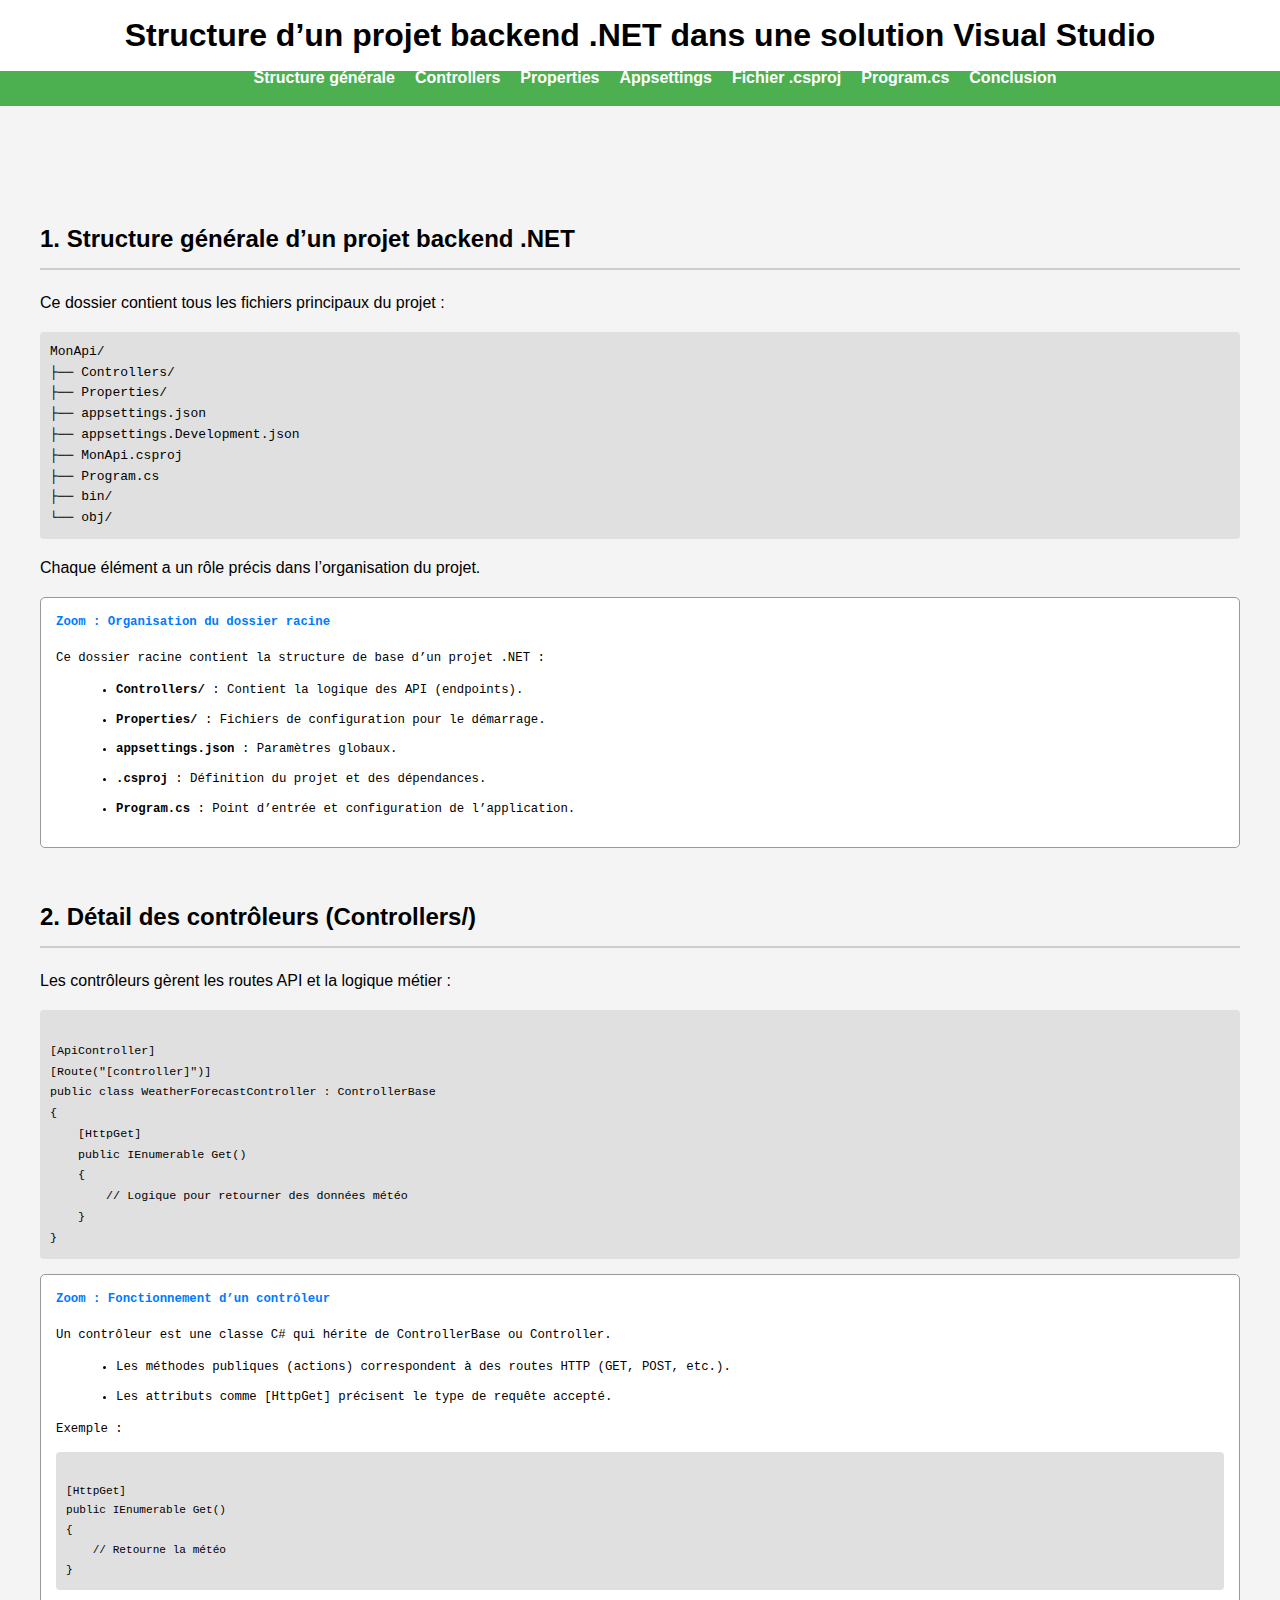
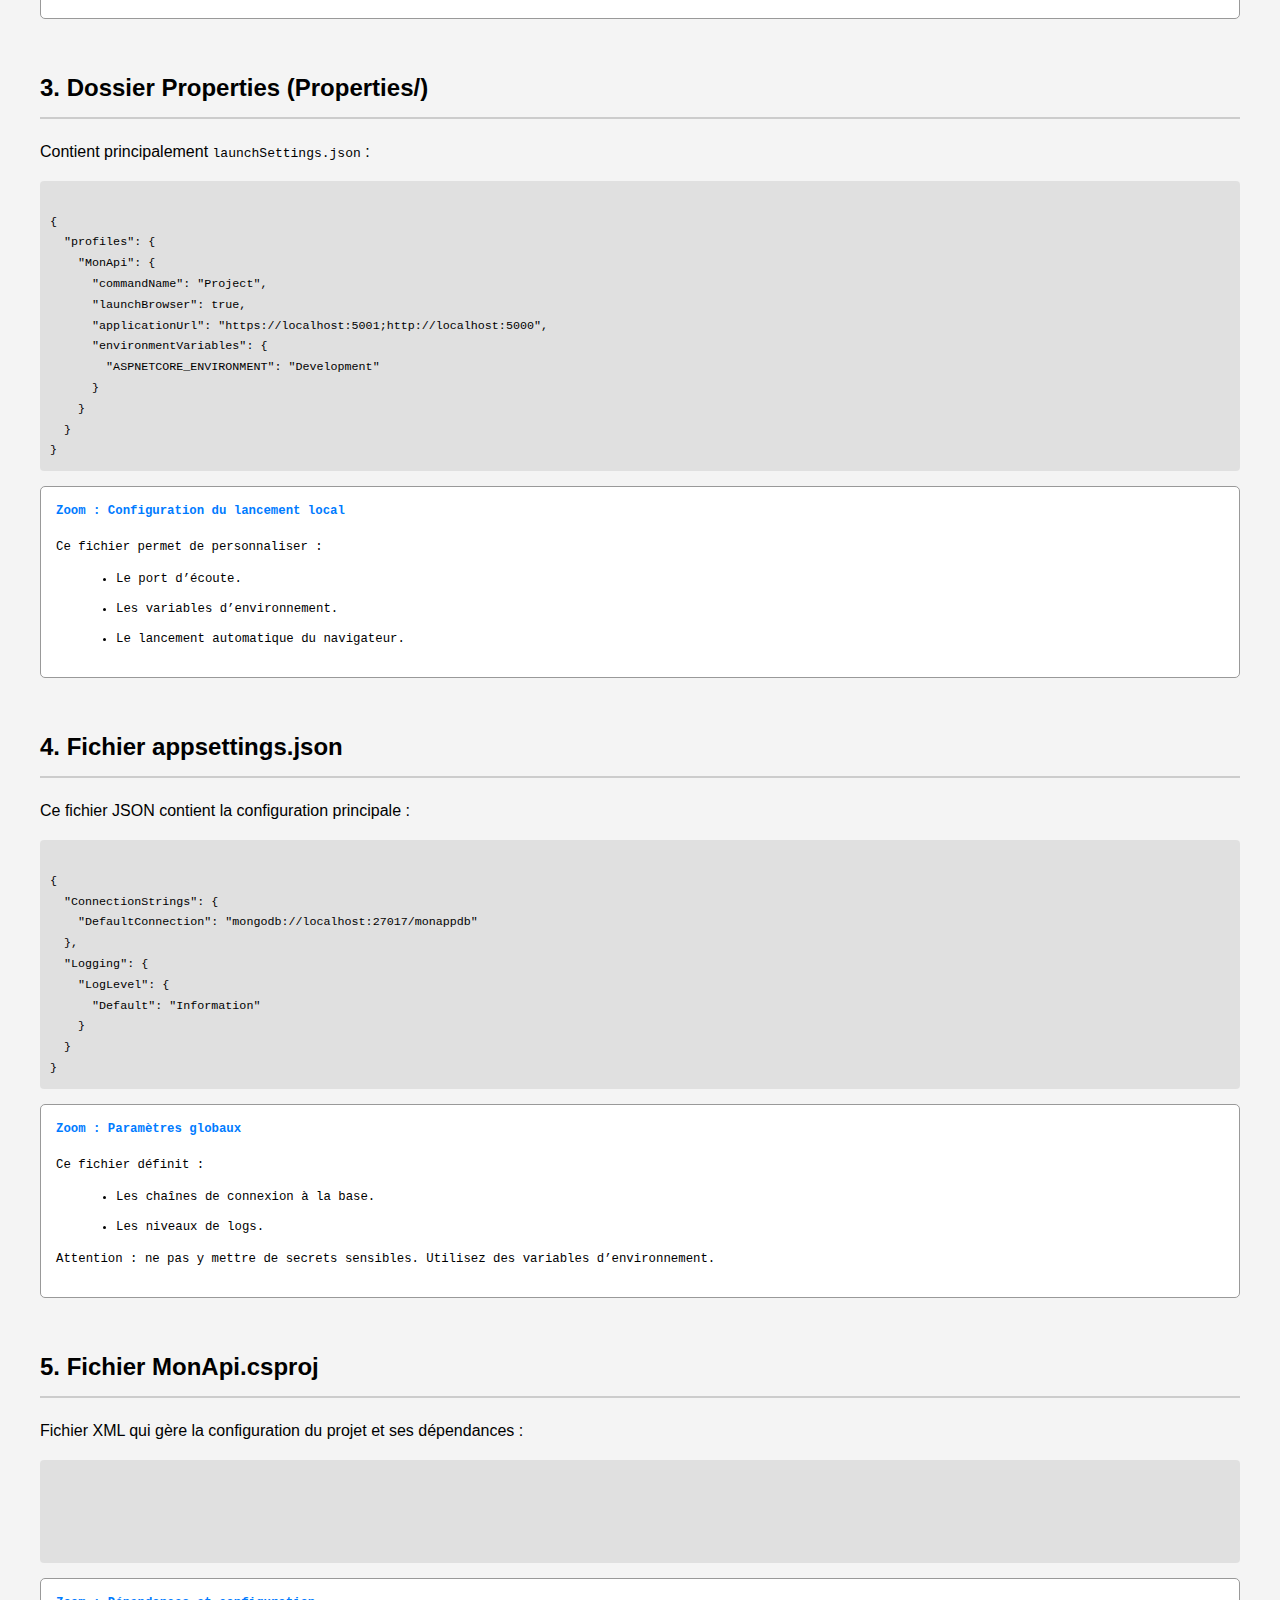
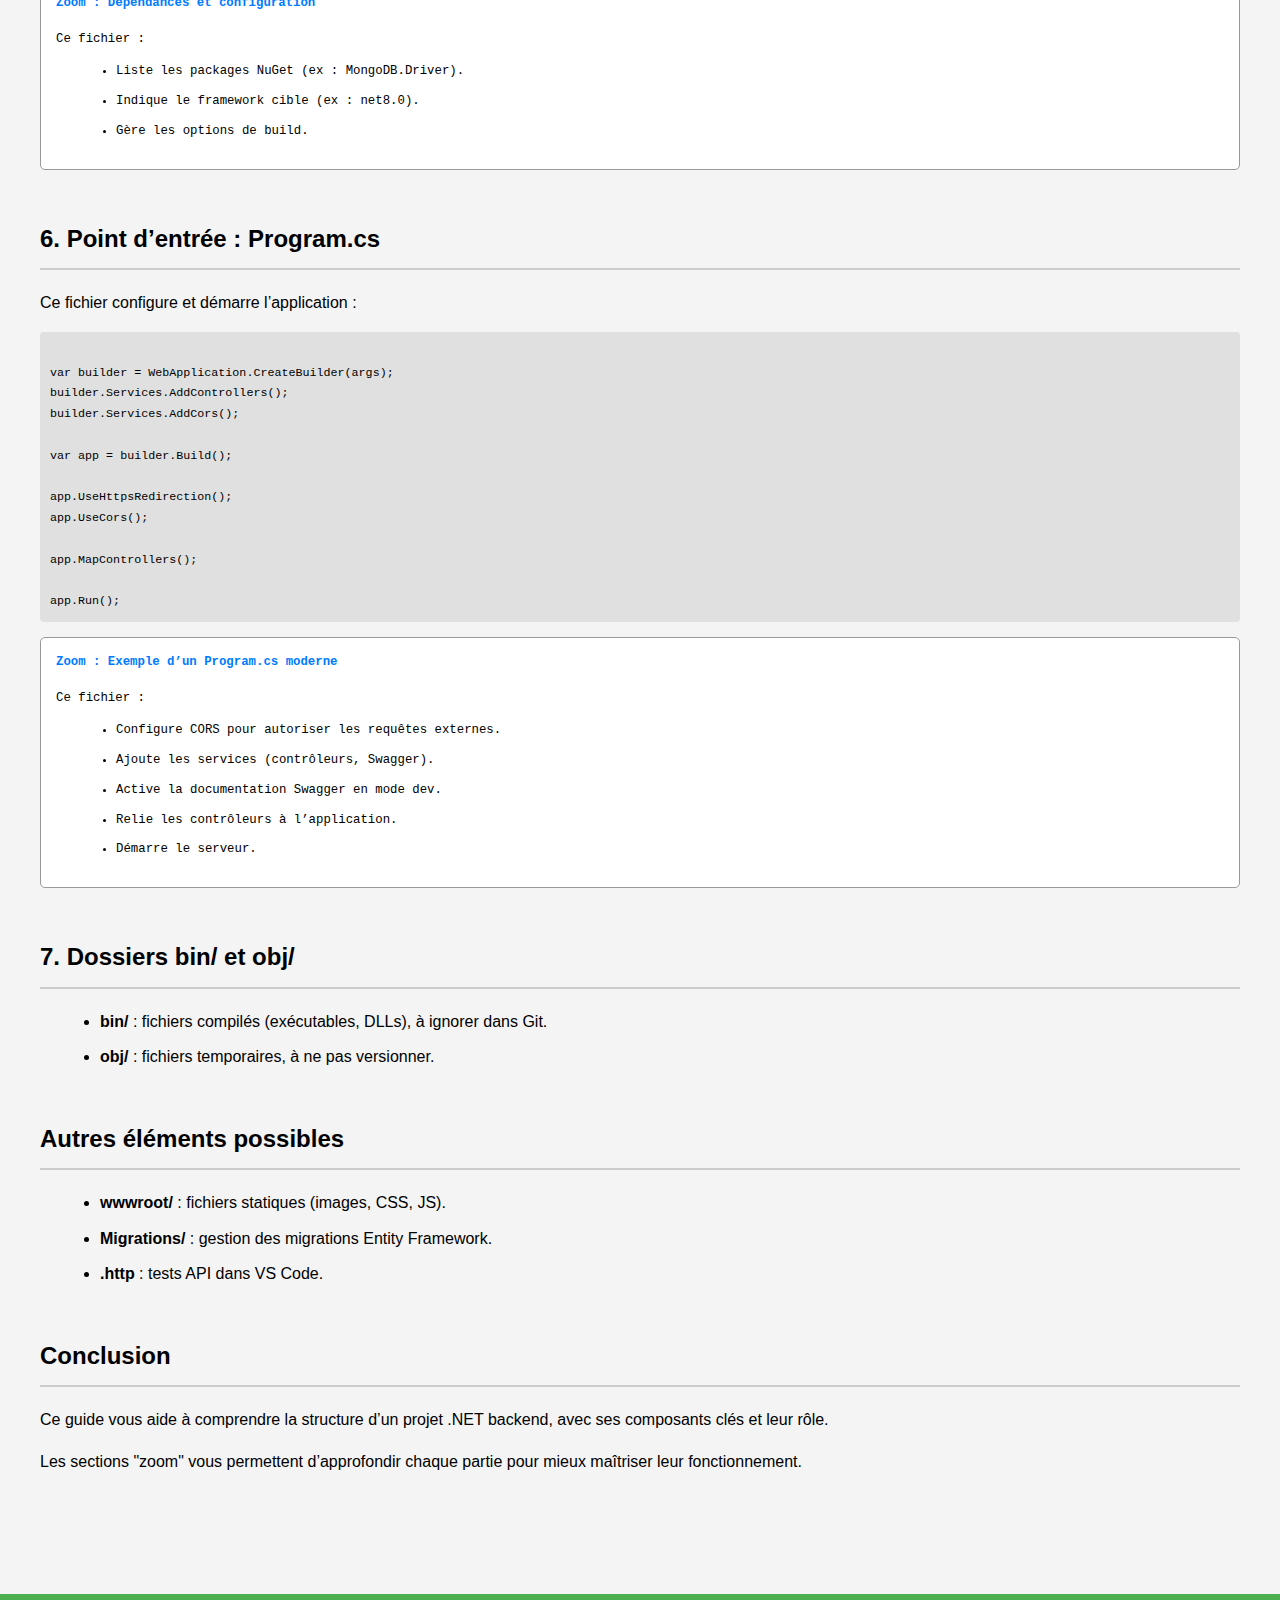
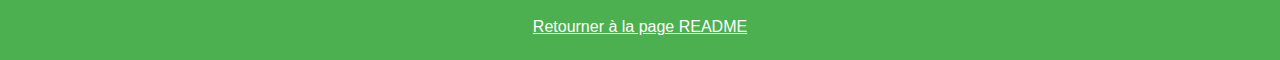
<file: backend.html>
<!DOCTYPE html>
<html lang="fr">
<head>
<meta charset="UTF-8" />
<meta name="viewport" content="width=device-width, initial-scale=1.0" />
<title>Structure d’un projet backend .NET</title>
<!-- Style principal -->
<style>
/* Style général */
body {
    font-family: Arial, sans-serif;
    line-height: 1.6;
    margin: 0;
    padding: 0;
    background-color: #f4f4f4;
}
h1 {
    position: fixed;
    top: 0;
    left: 0;
    width: 100%;
    background-color: #fff;
    text-align: center;
    z-index: 1001;
    padding: 10px 0;
    margin: 0;
}
nav {
    background-color: #4CAF50;
    padding: 15px;
    position: fixed;
    top: 50px; /* en dessous de h1 */
    left: 0;
    width: 100%;
    z-index: 100;
}
.navbar {
    list-style: none;
    padding: 0;
    margin: 0;
    display: flex;
    flex-wrap: wrap;
    justify-content: center;
}
.navbar li {
    margin: 0 10px;
}
.navbar a {
    color: white;
    text-decoration: none;
    font-weight: bold;
}
.navbar a:hover {
    text-decoration: underline;
}

/* Conteneur principal */
.container {
    max-width: 1200px;
    margin: 150px auto 50px; /* en dessous de la nav fixe */
    padding: 20px;
}
h2 {
    margin-top: 50px;
    border-bottom: 2px solid #ccc;
    padding-bottom: 10px;
}
h3 {
    margin-top: 30px;
    color: #333;
}
pre {
    background-color: #e0e0e0;
    padding: 10px;
    overflow-x: auto;
    border-radius: 4px;
}
.sourceCode {
    font-family: monospace;
    font-size: 0.9em;
}
section {
    margin-bottom: 50px;
}
ul {
    margin-left: 20px;
}
li {
    margin-bottom: 10px;
}

/* Style pour les "Zoom" ou détails approfondis */
.zoom-section {
    background-color: #fff;
    border: 1px solid #999;
    padding: 15px;
    margin-top: 15px;
    border-radius: 5px;
    font-family: monospace;
    font-size: 0.95em;
}
.zoom-section h4 {
    margin-top: 0;
    color: #007BFF;
}
.icon {
    margin-left: 10px;
    font-size: 0.8em;
    cursor: pointer;
}

/* Style pour la zone d'ancrage (pour remonter en haut) */
#top {
    position: absolute;
    top: 0;
}
</style>
<!-- Font Awesome pour les icônes -->
<link rel="stylesheet" href="https://cdnjs.cloudflare.com/ajax/libs/font-awesome/6.0.0-beta3/css/all.min.css" />
</head>
<body>

<div id="top"></div>

<!-- Barre de navigation -->
<nav>
  <ul class="navbar">
    <li><a href="#structure">Structure générale</a></li>
    <li><a href="#controllers">Controllers</a></li>
    <li><a href="#properties">Properties</a></li>
    <li><a href="#appsettings">Appsettings</a></li>
    <li><a href="#csproj">Fichier .csproj</a></li>
    <li><a href="#program">Program.cs</a></li>
    <li><a href="#conclusion">Conclusion</a></li>
  </ul>
</nav>

<div class="container">

<h1>Structure d’un projet backend .NET dans une solution Visual Studio</h1>

<!-- 1. Structure générale -->
<section id="structure">
<h2>1. Structure générale d’un projet backend .NET</h2>
<p>Ce dossier contient tous les fichiers principaux du projet :</p>
<pre><code>MonApi/
├── Controllers/
├── Properties/
├── appsettings.json
├── appsettings.Development.json
├── MonApi.csproj
├── Program.cs
├── bin/
└── obj/</code></pre>
<p>Chaque élément a un rôle précis dans l’organisation du projet.</p>
<!-- Zoom -->
<div class="zoom-section">
<h4>Zoom : Organisation du dossier racine</h4>
<p>Ce dossier racine contient la structure de base d’un projet .NET :</p>
<ul>
  <li><strong>Controllers/</strong> : Contient la logique des API (endpoints).</li>
  <li><strong>Properties/</strong> : Fichiers de configuration pour le démarrage.</li>
  <li><strong>appsettings.json</strong> : Paramètres globaux.</li>
  <li><strong>.csproj</strong> : Définition du projet et des dépendances.</li>
  <li><strong>Program.cs</strong> : Point d’entrée et configuration de l’application.</li>
</ul>
</div>
</section>

<!-- 2. Détail des contrôleurs -->
<section id="controllers">
<h2>2. Détail des contrôleurs (Controllers/)</h2>
<p>Les contrôleurs gèrent les routes API et la logique métier :</p>
<pre><code class="sourceCode cs">
[ApiController]
[Route("[controller]")]
public class WeatherForecastController : ControllerBase
{
    [HttpGet]
    public IEnumerable<WeatherForecast> Get()
    {
        // Logique pour retourner des données météo
    }
}
</code></pre>
<!-- Zoom -->
<div class="zoom-section">
<h4>Zoom : Fonctionnement d’un contrôleur</h4>
<p>Un contrôleur est une classe C# qui hérite de <code>ControllerBase</code> ou <code>Controller</code>.</p>
<ul>
  <li>Les méthodes publiques (actions) correspondent à des routes HTTP (GET, POST, etc.).</li>
  <li>Les attributs comme <code>[HttpGet]</code> précisent le type de requête accepté.</li>
</ul>
<p>Exemple :</p>
<pre><code class="sourceCode cs">
[HttpGet]
public IEnumerable<WeatherForecast> Get()
{
    // Retourne la météo
}
</code></pre>
</div>
</section>

<!-- 3. Properties -->
<section id="properties">
<h2>3. Dossier Properties (Properties/)</h2>
<p>Contient principalement <code>launchSettings.json</code> :</p>
<pre><code class="sourceCode json">
{
  "profiles": {
    "MonApi": {
      "commandName": "Project",
      "launchBrowser": true,
      "applicationUrl": "https://localhost:5001;http://localhost:5000",
      "environmentVariables": {
        "ASPNETCORE_ENVIRONMENT": "Development"
      }
    }
  }
}
</code></pre>
<!-- Zoom -->
<div class="zoom-section">
<h4>Zoom : Configuration du lancement local</h4>
<p>Ce fichier permet de personnaliser :</p>
<ul>
  <li>Le port d’écoute.</li>
  <li>Les variables d’environnement.</li>
  <li>Le lancement automatique du navigateur.</li>
</ul>
</div>
</section>

<!-- 4. appsettings.json -->
<section id="appsettings">
<h2>4. Fichier appsettings.json</h2>
<p>Ce fichier JSON contient la configuration principale :</p>
<pre><code class="sourceCode json">
{
  "ConnectionStrings": {
    "DefaultConnection": "mongodb://localhost:27017/monappdb"
  },
  "Logging": {
    "LogLevel": {
      "Default": "Information"
    }
  }
}
</code></pre>
<!-- Zoom -->
<div class="zoom-section">
<h4>Zoom : Paramètres globaux</h4>
<p>Ce fichier définit :</p>
<ul>
  <li>Les chaînes de connexion à la base.</li>
  <li>Les niveaux de logs.</li>
</ul>
<p>Attention : ne pas y mettre de secrets sensibles. Utilisez des variables d’environnement.</p>
</div>
</section>

<!-- 5. MonApi.csproj -->
<section id="csproj">
<h2>5. Fichier MonApi.csproj</h2>
<p>Fichier XML qui gère la configuration du projet et ses dépendances :</p>
<pre><code class="sourceCode xml">
<ItemGroup>
  <PackageReference Include="MongoDB.Driver" Version="2.19.0" />
</ItemGroup>
</code></pre>
<!-- Zoom -->
<div class="zoom-section">
<h4>Zoom : Dépendances et configuration</h4>
<p>Ce fichier :</p>
<ul>
  <li>Liste les packages NuGet (ex : MongoDB.Driver).</li>
  <li>Indique le framework cible (ex : net8.0).</li>
  <li>Gère les options de build.</li>
</ul>
</div>
</section>

<!-- 6. Program.cs -->
<section id="program">
<h2>6. Point d’entrée : Program.cs</h2>
<p>Ce fichier configure et démarre l’application :</p>
<pre><code class="sourceCode csharp">
var builder = WebApplication.CreateBuilder(args);
builder.Services.AddControllers();
builder.Services.AddCors();

var app = builder.Build();

app.UseHttpsRedirection();
app.UseCors();

app.MapControllers();

app.Run();
</code></pre>
<!-- Zoom -->
<div class="zoom-section">
<h4>Zoom : Exemple d’un Program.cs moderne</h4>
<p>Ce fichier :</p>
<ul>
  <li>Configure CORS pour autoriser les requêtes externes.</li>
  <li>Ajoute les services (contrôleurs, Swagger).</li>
  <li>Active la documentation Swagger en mode dev.</li>
  <li>Relie les contrôleurs à l’application.</li>
  <li>Démarre le serveur.</li>
</ul>
</div>
</section>

<!-- 7. Dossiers bin et obj -->
<section>
<h2>7. Dossiers bin/ et obj/</h2>
<ul>
  <li><strong>bin/</strong> : fichiers compilés (exécutables, DLLs), à ignorer dans Git.</li>
  <li><strong>obj/</strong> : fichiers temporaires, à ne pas versionner.</li>
</ul>
</section>

<!-- 8. Autres éléments -->
<section>
<h2>Autres éléments possibles</h2>
<ul>
  <li><strong>wwwroot/</strong> : fichiers statiques (images, CSS, JS).</li>
  <li><strong>Migrations/</strong> : gestion des migrations Entity Framework.</li>
  <li><strong>.http</strong> : tests API dans VS Code.</li>
</ul>
</section>

<!-- Conclusion -->
<section id="conclusion">
<h2>Conclusion</h2>
<p>Ce guide vous aide à comprendre la structure d’un projet .NET backend, avec ses composants clés et leur rôle.</p>
<p>Les sections "zoom" vous permettent d’approfondir chaque partie pour mieux maîtriser leur fonctionnement.</p>
</section>

</div>

<!-- Pied de page -->
<footer id="footer" style="text-align:center; padding:20px; background:#4CAF50; color:#fff;">
  <a href="https://philippe-67.github.io/index.html" style="color:#fff;">Retourner à la page README</a>
</footer>

</body>
</html>
</file>
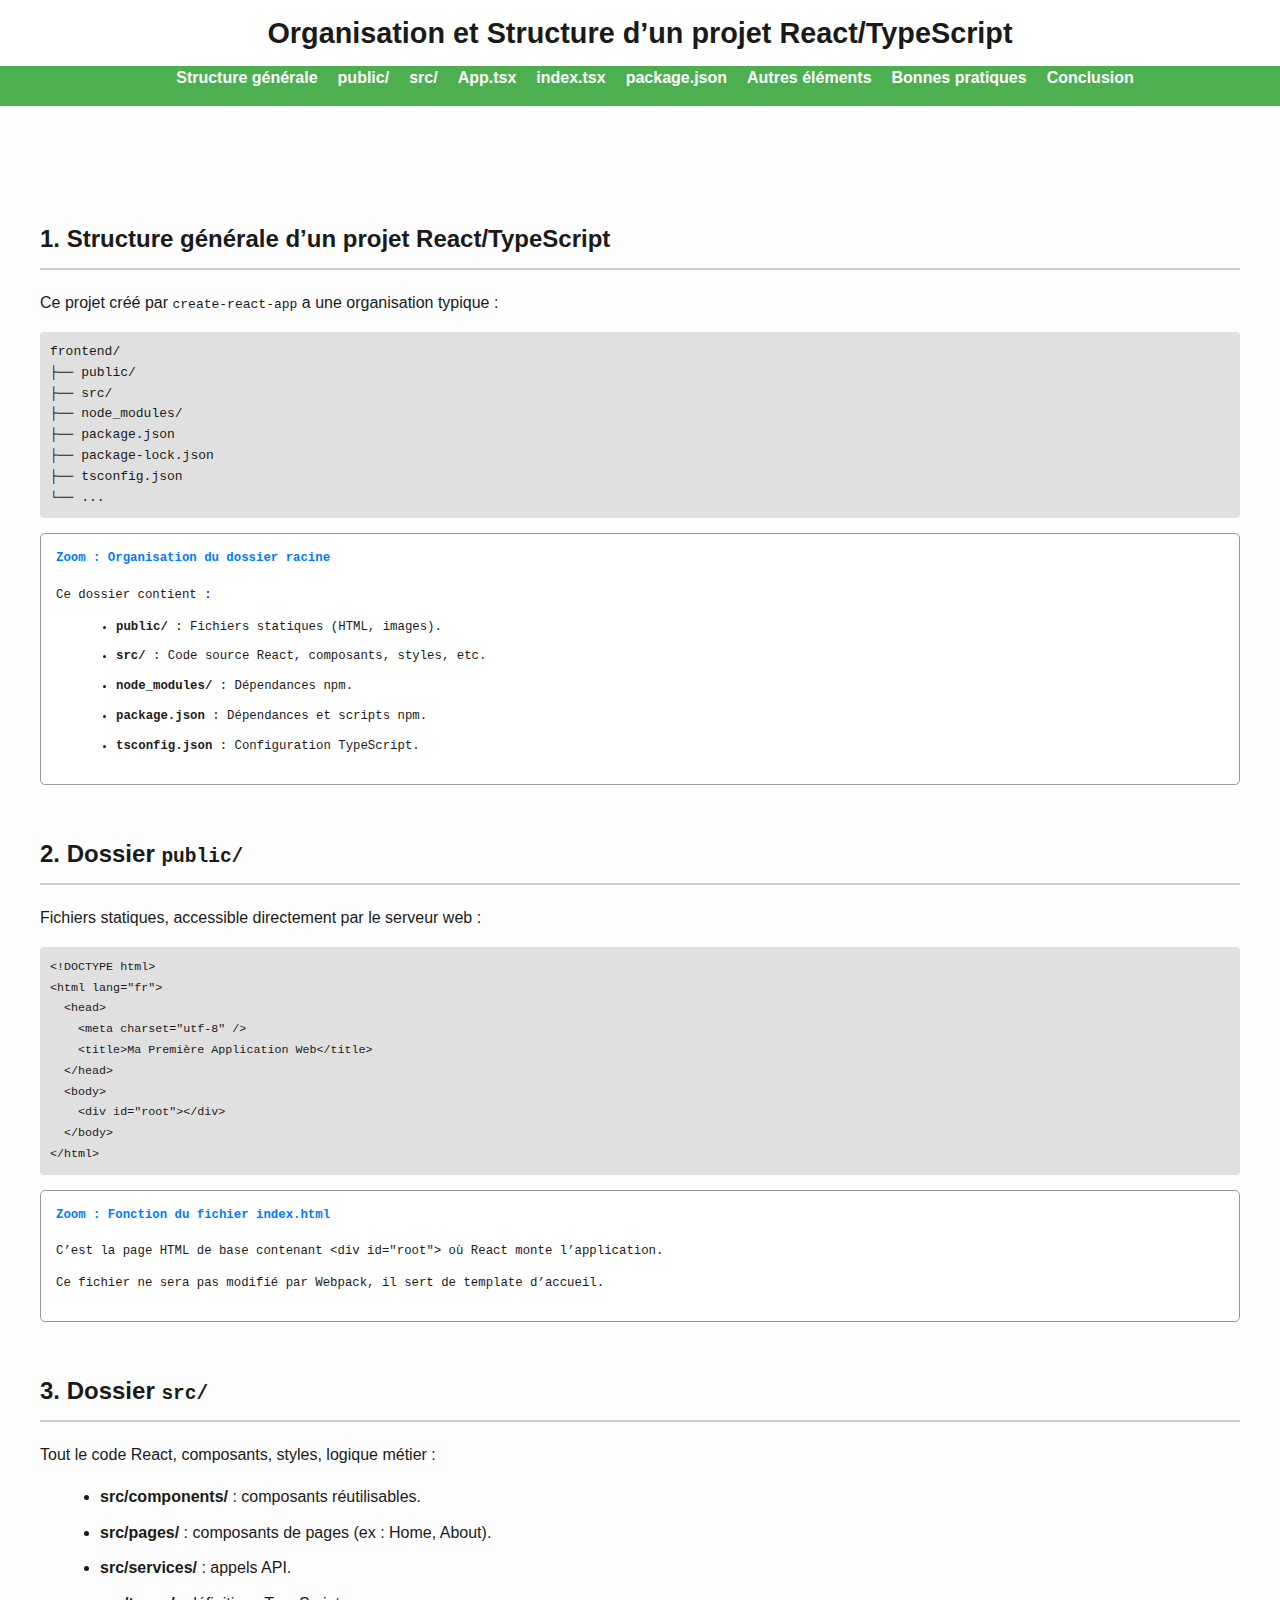
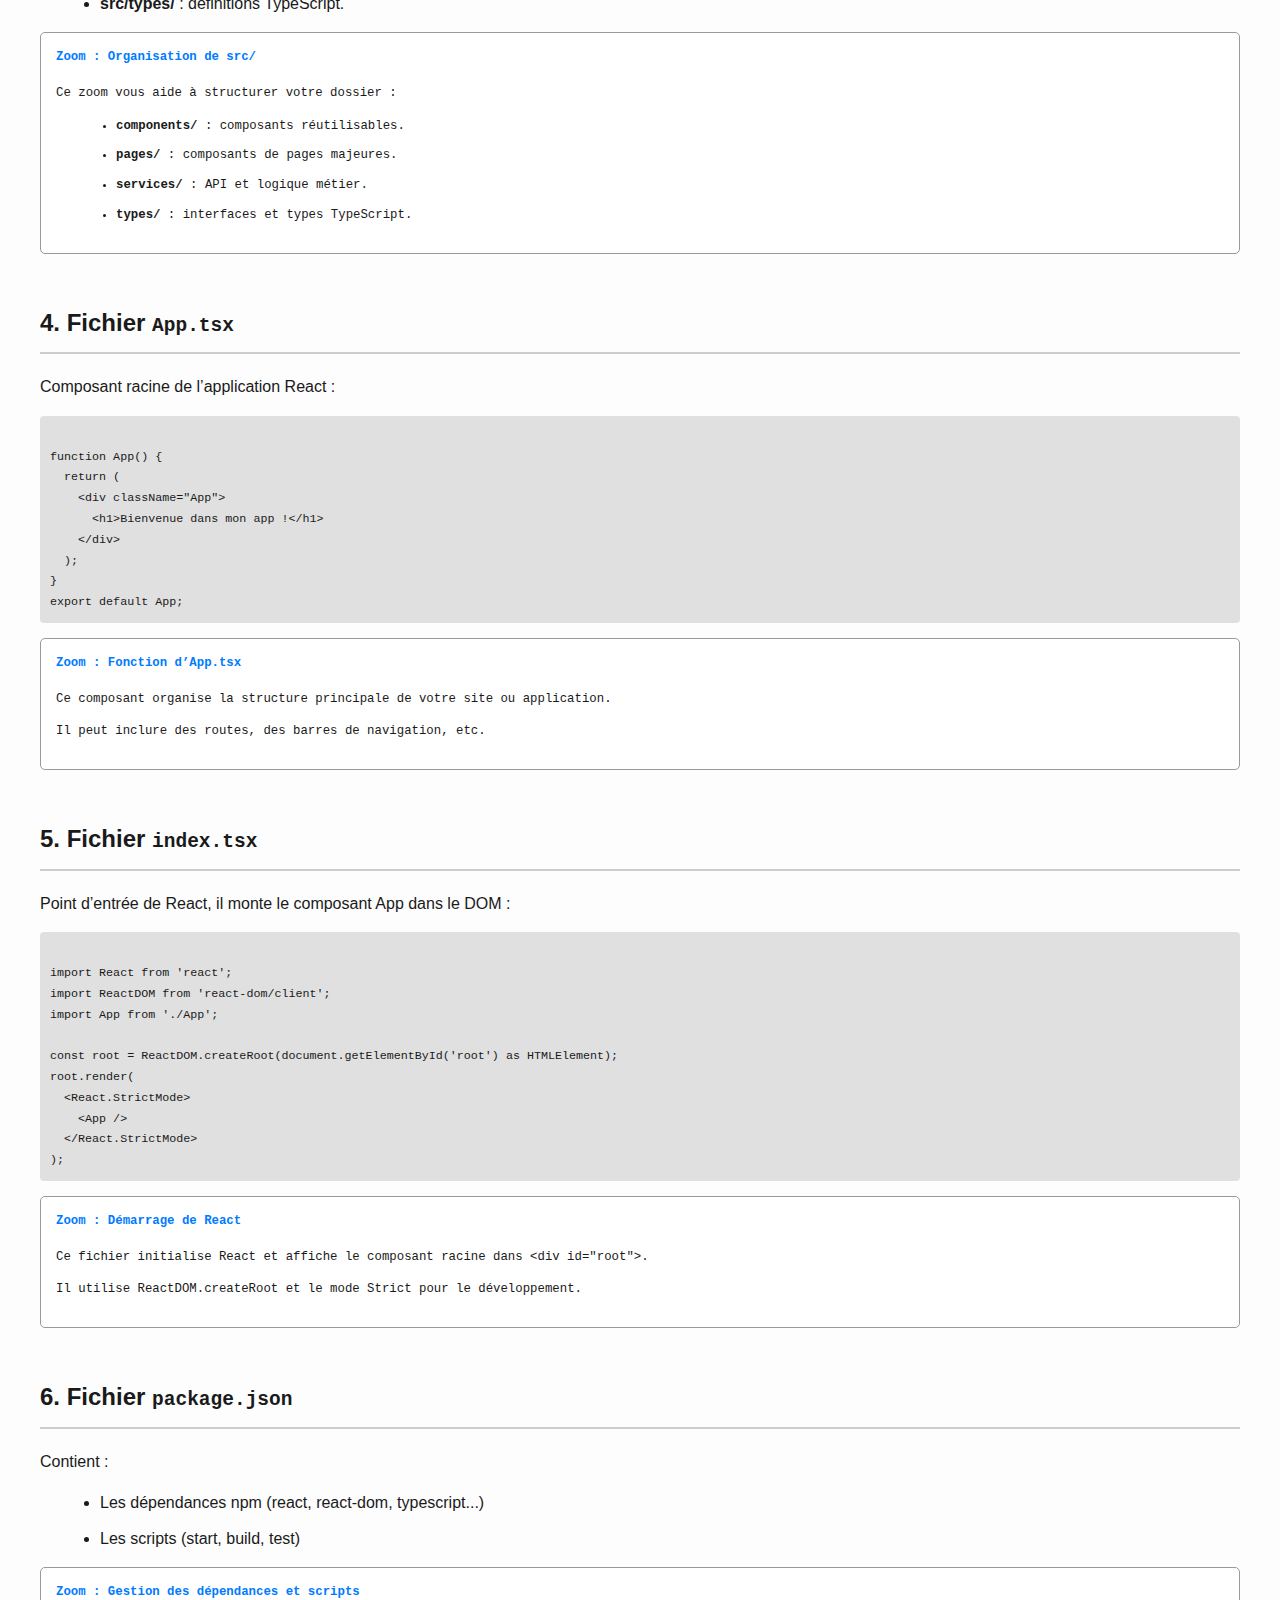
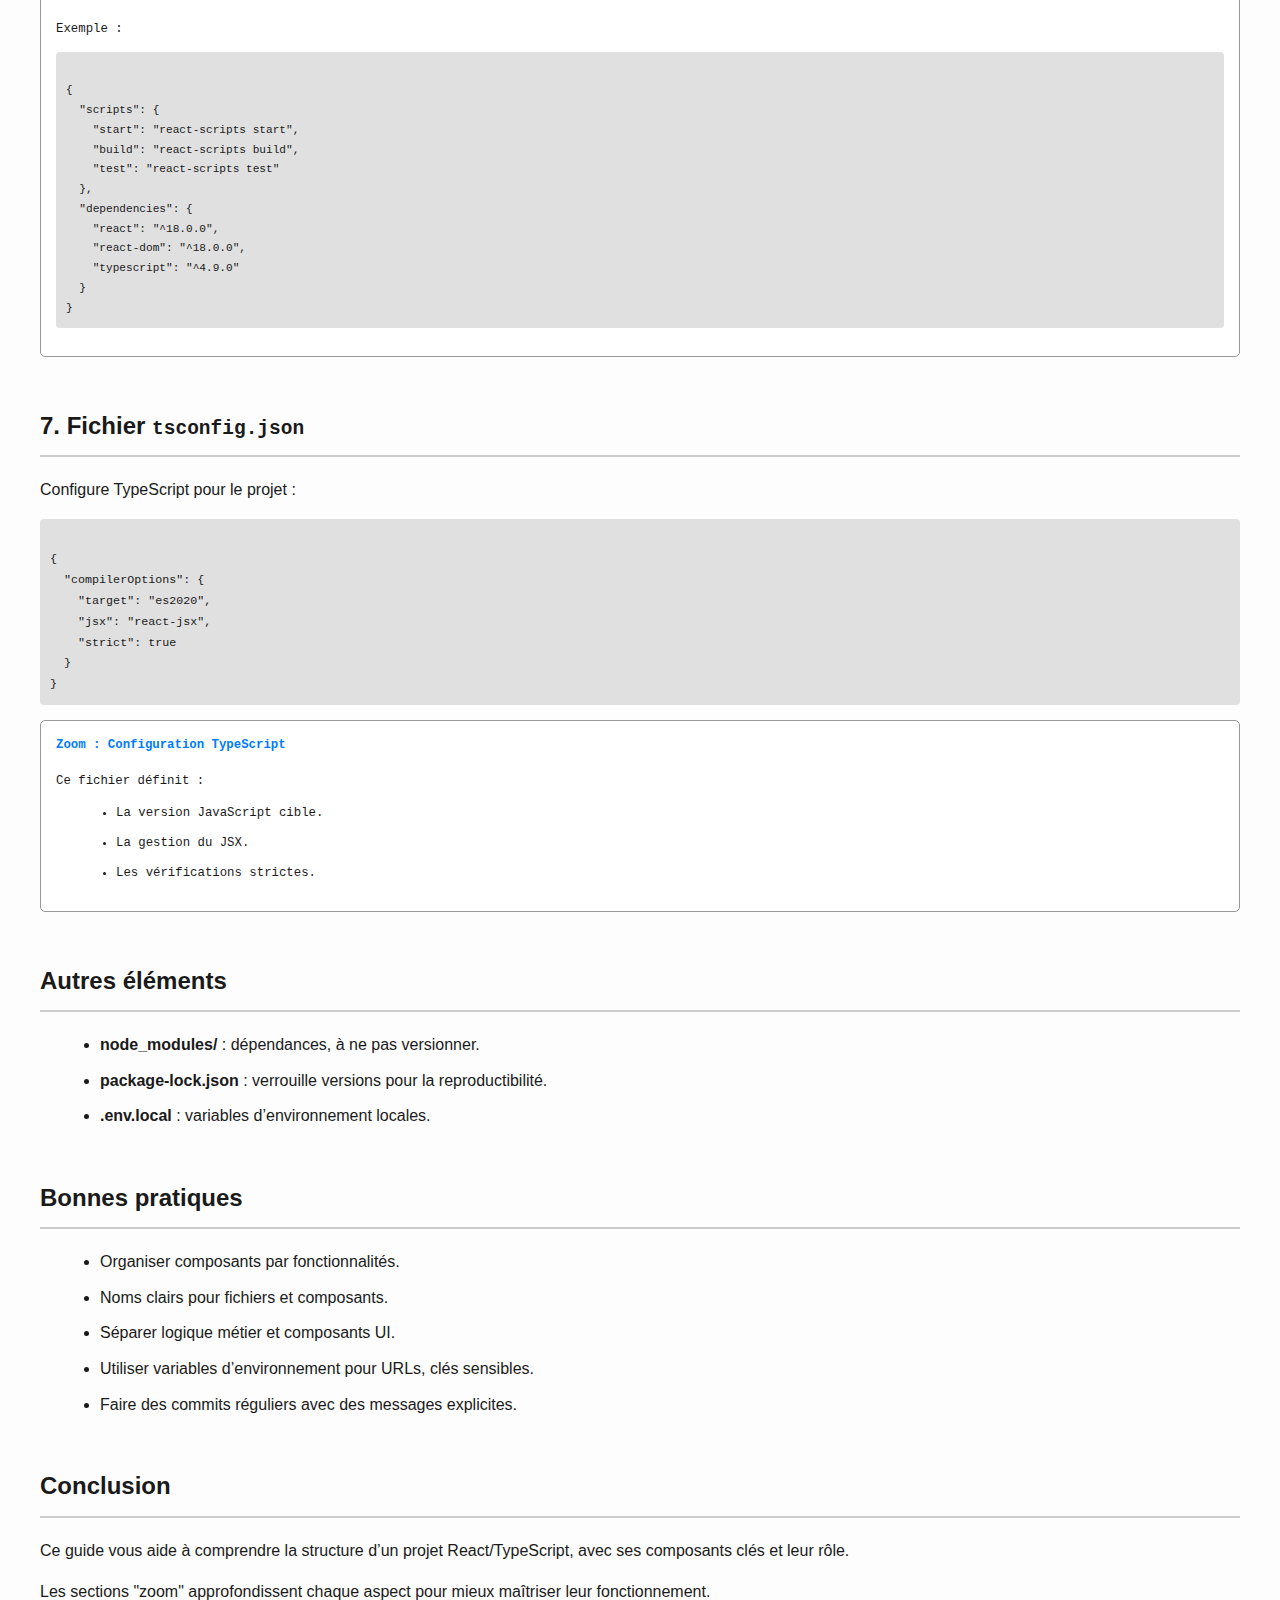
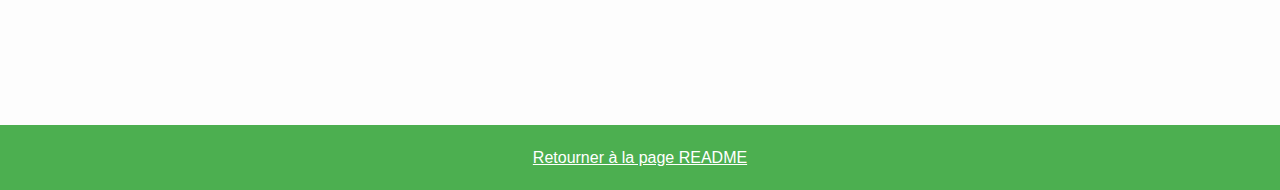
<file: Frontend.html>
<!DOCTYPE html>
<html lang="fr">
<head>
<meta charset="utf-8" />
<meta name="viewport" content="width=device-width, initial-scale=1.0" />
<title>Organisation d'un projet React/TypeScript</title>
<!-- Styles généraux -->
<style>
body {
    font-family: Arial, sans-serif;
    line-height: 1.6;
    margin: 0;
    padding: 0;
    background-color: #fdfdfd;
    color: #1a1a1a;
}
h1 {
    position: fixed;
    top: 0;
    left: 0;
    width: 100%;
    background-color: #fff;
    text-align: center;
    padding: 10px 0;
    margin: 0;
    z-index: 1001;
    font-size: 1.8em;
}
nav {
    background-color: #4CAF50;
    padding: 15px;
    position: fixed;
    top: 50px; /* sous le titre */
    left: 0;
    width: 100%;
    z-index: 100;
}
.navbar {
    display: flex;
    flex-wrap: wrap;
    justify-content: center;
    list-style: none;
    padding: 0;
    margin: 0;
}
.navbar li {
    margin: 0 10px;
}
.navbar a {
    color: #fff;
    text-decoration: none;
    font-weight: bold;
}
.navbar a:hover {
    text-decoration: underline;
}
.container {
    max-width: 1200px;
    margin: 150px auto 50px; /* espace en dessous de la nav fixe */
    padding: 20px;
}
h2 {
    margin-top: 50px;
    border-bottom: 2px solid #ccc;
    padding-bottom: 10px;
}
h3 {
    margin-top: 30px;
    color: #333;
}
pre {
    background-color: #e0e0e0;
    padding: 10px;
    overflow-x: auto;
    border-radius: 4px;
}
.sourceCode {
    font-family: monospace;
    font-size: 0.9em;
}
section {
    margin-bottom: 50px;
}
ul {
    margin-left: 20px;
}
li {
    margin-bottom: 10px;
}
/* Style pour les zooms ou détails approfondis */
.zoom-section {
    background-color: #fff;
    border: 1px solid #999;
    padding: 15px;
    margin-top: 15px;
    border-radius: 5px;
    font-family: monospace;
    font-size: 0.95em;
}
.zoom-section h4 {
    margin-top: 0;
    color: #007BFF;
}
.icon {
    margin-left: 10px;
    font-size: 0.8em;
    cursor: pointer;
}
#top {
    position: absolute;
    top: 0;
}
</style>
<!-- Font Awesome pour les icônes -->
<link rel="stylesheet" href="https://cdnjs.cloudflare.com/ajax/libs/font-awesome/6.0.0-beta3/css/all.min.css" />
</head>
<body>

<div id="top"></div>

<!-- Barre de navigation -->
<nav>
  <ul class="navbar">
    <li><a href="#structure">Structure générale</a></li>
    <li><a href="#public">public/</a></li>
    <li><a href="#src">src/</a></li>
    <li><a href="#app">App.tsx</a></li>
    <li><a href="#index">index.tsx</a></li>
    <li><a href="#packagejson">package.json</a></li>
    <li><a href="#autres">Autres éléments</a></li>
    <li><a href="#bonnes-pratiques">Bonnes pratiques</a></li>
    <li><a href="#conclusion">Conclusion</a></li>
  </ul>
</nav>

<div class="container">

<h1>Organisation et Structure d’un projet React/TypeScript</h1>

<!-- 1. Structure générale -->
<section id="structure">
<h2>1. Structure générale d’un projet React/TypeScript</h2>
<p>Ce projet créé par <code>create-react-app</code> a une organisation typique :</p>
<pre><code>frontend/
├── public/
├── src/
├── node_modules/
├── package.json
├── package-lock.json
├── tsconfig.json
└── ...</code></pre>
<!-- Zoom -->
<div class="zoom-section">
<h4>Zoom : Organisation du dossier racine</h4>
<p>Ce dossier contient :</p>
<ul>
  <li><strong>public/</strong> : Fichiers statiques (HTML, images).</li>
  <li><strong>src/</strong> : Code source React, composants, styles, etc.</li>
  <li><strong>node_modules/</strong> : Dépendances npm.</li>
  <li><strong>package.json</strong> : Dépendances et scripts npm.</li>
  <li><strong>tsconfig.json</strong> : Configuration TypeScript.</li>
</ul>
</div>
</section>

<!-- 2. public/ -->
<section id="public">
<h2>2. Dossier <code>public/</code></h2>
<p>Fichiers statiques, accessible directement par le serveur web :</p>
<pre><code class="sourceCode html">&lt;!DOCTYPE html&gt;
&lt;html lang="fr"&gt;
  &lt;head&gt;
    &lt;meta charset="utf-8" /&gt;
    &lt;title&gt;Ma Première Application Web&lt;/title&gt;
  &lt;/head&gt;
  &lt;body&gt;
    &lt;div id="root"&gt;&lt;/div&gt;
  &lt;/body&gt;
&lt;/html&gt;
</code></pre>
<!-- Zoom -->
<div class="zoom-section">
<h4>Zoom : Fonction du fichier index.html</h4>
<p>C’est la page HTML de base contenant <code>&lt;div id="root"&gt;</code> où React monte l’application.</p>
<p>Ce fichier ne sera pas modifié par Webpack, il sert de template d’accueil.</p>
</div>
</section>

<!-- 3. src/ -->
<section id="src">
<h2>3. Dossier <code>src/</code></h2>
<p>Tout le code React, composants, styles, logique métier :</p>
<ul>
  <li><strong>src/components/</strong> : composants réutilisables.</li>
  <li><strong>src/pages/</strong> : composants de pages (ex : Home, About).</li>
  <li><strong>src/services/</strong> : appels API.</li>
  <li><strong>src/types/</strong> : définitions TypeScript.</li>
</ul>
<!-- Zoom -->
<div class="zoom-section">
<h4>Zoom : Organisation de src/</h4>
<p>Ce zoom vous aide à structurer votre dossier :</p>
<ul>
  <li><strong>components/</strong> : composants réutilisables.</li>
  <li><strong>pages/</strong> : composants de pages majeures.</li>
  <li><strong>services/</strong> : API et logique métier.</li>
  <li><strong>types/</strong> : interfaces et types TypeScript.</li>
</ul>
</div>
</section>

<!-- 4. App.tsx -->
<section id="app">
<h2>4. Fichier <code>App.tsx</code></h2>
<p>Composant racine de l’application React :</p>
<pre><code class="sourceCode typescript">
function App() {
  return (
    &lt;div className="App"&gt;
      &lt;h1&gt;Bienvenue dans mon app !&lt;/h1&gt;
    &lt;/div&gt;
  );
}
export default App;
</code></pre>
<!-- Zoom -->
<div class="zoom-section">
<h4>Zoom : Fonction d’App.tsx</h4>
<p>Ce composant organise la structure principale de votre site ou application.</p>
<p>Il peut inclure des routes, des barres de navigation, etc.</p>
</div>
</section>

<!-- 5. index.tsx -->
<section id="index">
<h2>5. Fichier <code>index.tsx</code></h2>
<p>Point d’entrée de React, il monte le composant App dans le DOM :</p>
<pre><code class="sourceCode typescript">
import React from 'react';
import ReactDOM from 'react-dom/client';
import App from './App';

const root = ReactDOM.createRoot(document.getElementById('root') as HTMLElement);
root.render(
  &lt;React.StrictMode&gt;
    &lt;App /&gt;
  &lt;/React.StrictMode&gt;
);
</code></pre>
<!-- Zoom -->
<div class="zoom-section">
<h4>Zoom : Démarrage de React</h4>
<p>Ce fichier initialise React et affiche le composant racine dans <code>&lt;div id="root"&gt;</code>.</p>
<p>Il utilise <code>ReactDOM.createRoot</code> et le mode Strict pour le développement.</p>
</div>
</section>

<!-- 6. package.json -->
<section id="packagejson">
<h2>6. Fichier <code>package.json</code></h2>
<p>Contient :</p>
<ul>
  <li>Les dépendances npm (react, react-dom, typescript...)</li>
  <li>Les scripts (start, build, test)</li>
</ul>
<!-- Zoom -->
<div class="zoom-section">
<h4>Zoom : Gestion des dépendances et scripts</h4>
<p>Exemple :</p>
<pre><code class="sourceCode json">
{
  "scripts": {
    "start": "react-scripts start",
    "build": "react-scripts build",
    "test": "react-scripts test"
  },
  "dependencies": {
    "react": "^18.0.0",
    "react-dom": "^18.0.0",
    "typescript": "^4.9.0"
  }
}
</code></pre>
</div>
</section>

<!-- 7. tsconfig.json -->
<section id="tsconfigjson">
<h2>7. Fichier <code>tsconfig.json</code></h2>
<p>Configure TypeScript pour le projet :</p>
<pre><code class="sourceCode json">
{
  "compilerOptions": {
    "target": "es2020",
    "jsx": "react-jsx",
    "strict": true
  }
}
</code></pre>
<!-- Zoom -->
<div class="zoom-section">
<h4>Zoom : Configuration TypeScript</h4>
<p>Ce fichier définit :</p>
<ul>
  <li>La version JavaScript cible.</li>
  <li>La gestion du JSX.</li>
  <li>Les vérifications strictes.</li>
</ul>
</div>
</section>

<!-- 8. node_modules/ et package-lock.json -->
<section id="autres">
<h2>Autres éléments</h2>
<ul>
  <li><strong>node_modules/</strong> : dépendances, à ne pas versionner.</li>
  <li><strong>package-lock.json</strong> : verrouille versions pour la reproductibilité.</li>
  <li><strong>.env.local</strong> : variables d’environnement locales.</li>
</ul>
</section>

<!-- Bonnes pratiques -->
<section id="bonnes-pratiques">
<h2>Bonnes pratiques</h2>
<ul>
  <li>Organiser composants par fonctionnalités.</li>
  <li>Noms clairs pour fichiers et composants.</li>
  <li>Séparer logique métier et composants UI.</li>
  <li>Utiliser variables d’environnement pour URLs, clés sensibles.</li>
  <li>Faire des commits réguliers avec des messages explicites.</li>
</ul>
</section>

<!-- Conclusion -->
<section id="conclusion">
<h2>Conclusion</h2>
<p>Ce guide vous aide à comprendre la structure d’un projet React/TypeScript, avec ses composants clés et leur rôle.</p>
<p>Les sections "zoom" approfondissent chaque aspect pour mieux maîtriser leur fonctionnement.</p>
</section>

</div>

<!-- Pied de page -->
<footer style="text-align:center; padding:20px; background:#4CAF50; color:#fff;">
  <a href="https://philippe-67.github.io/index.html" style="color:#fff;">Retourner à la page README</a>
</footer>

</body>
</html>
</file>
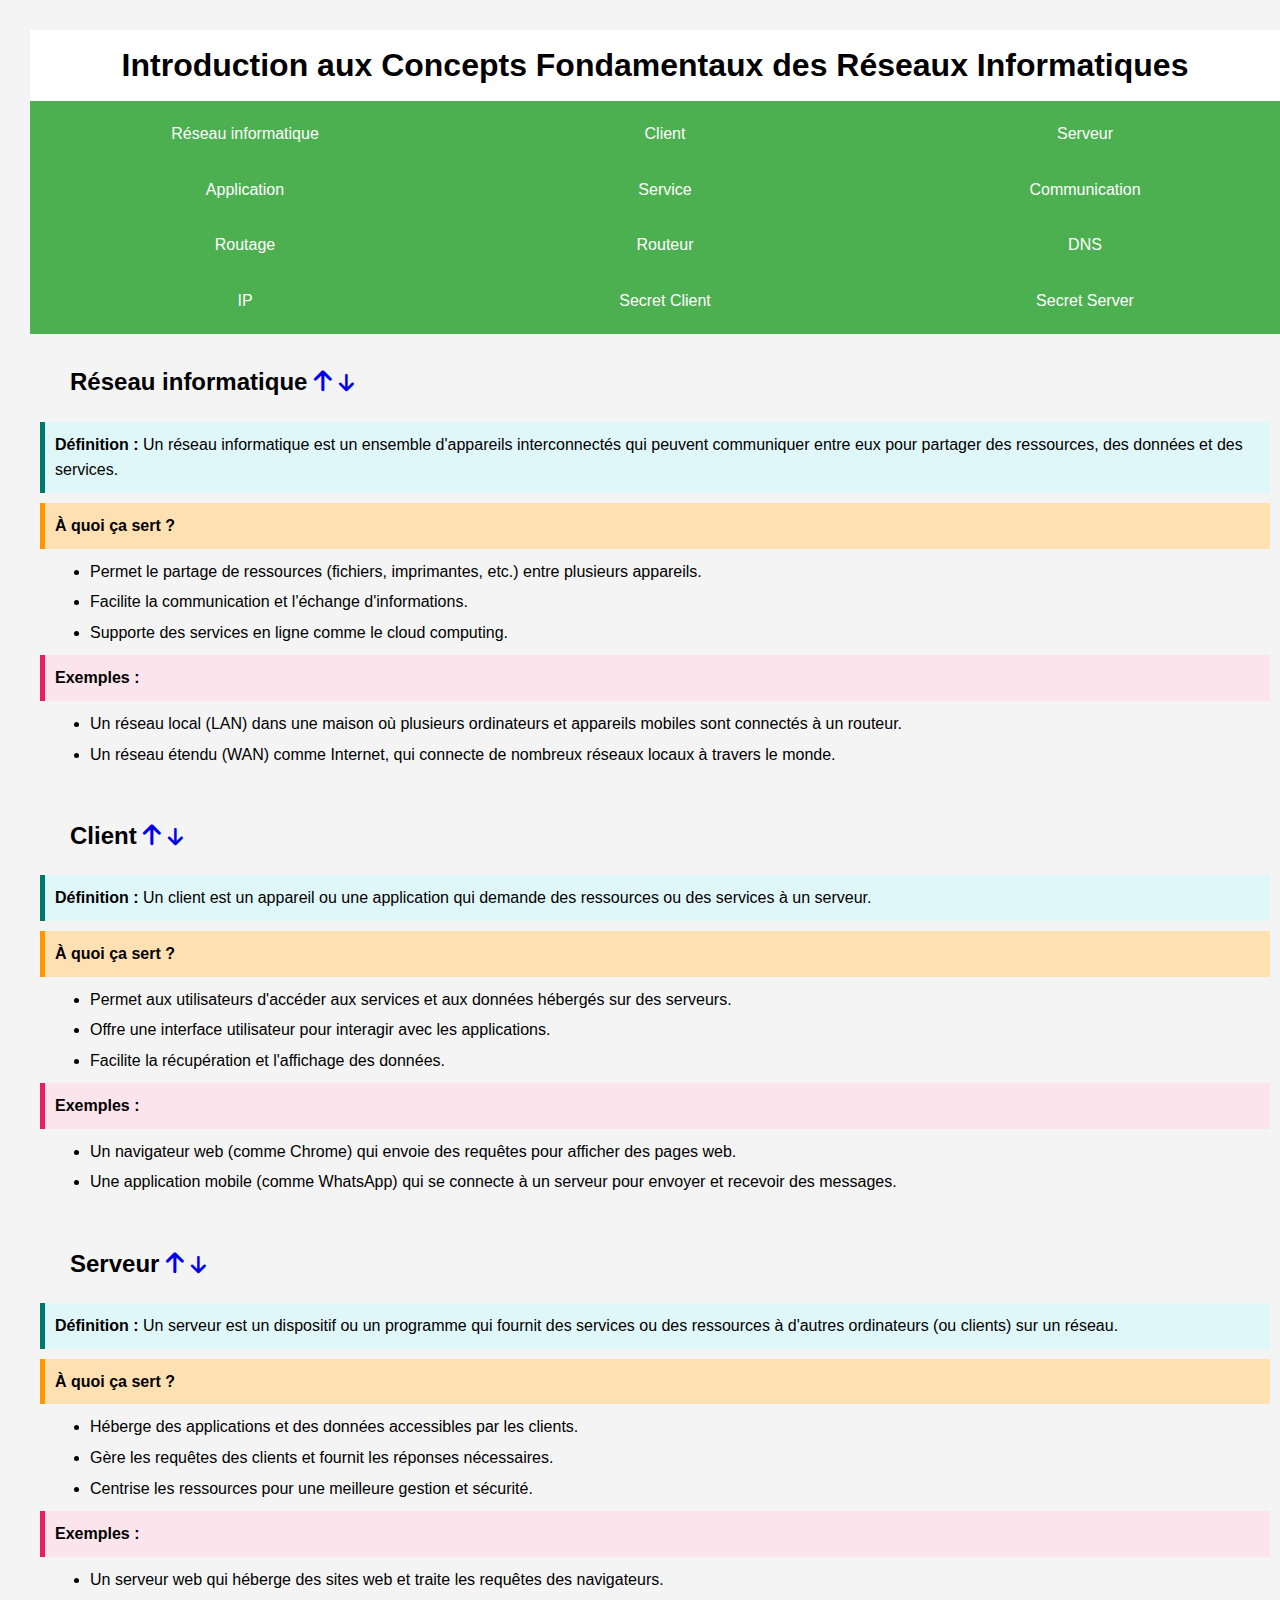
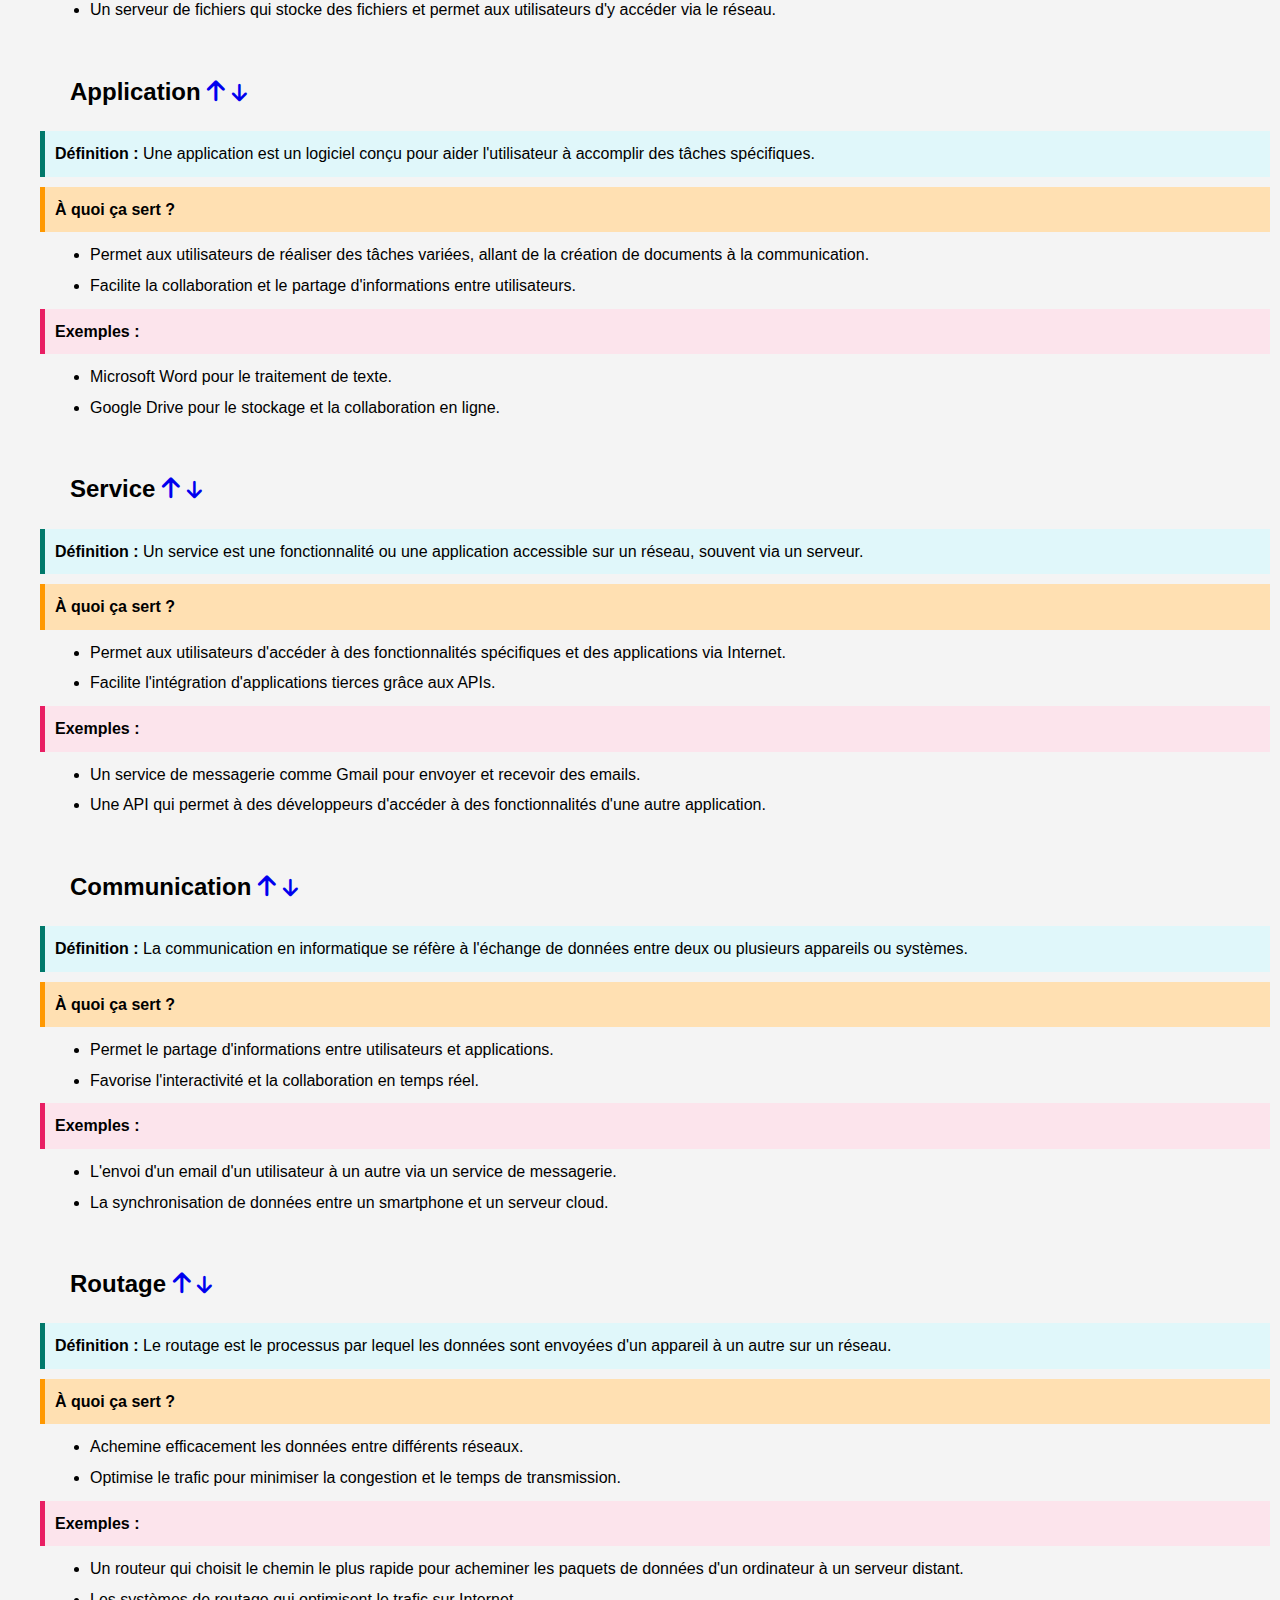
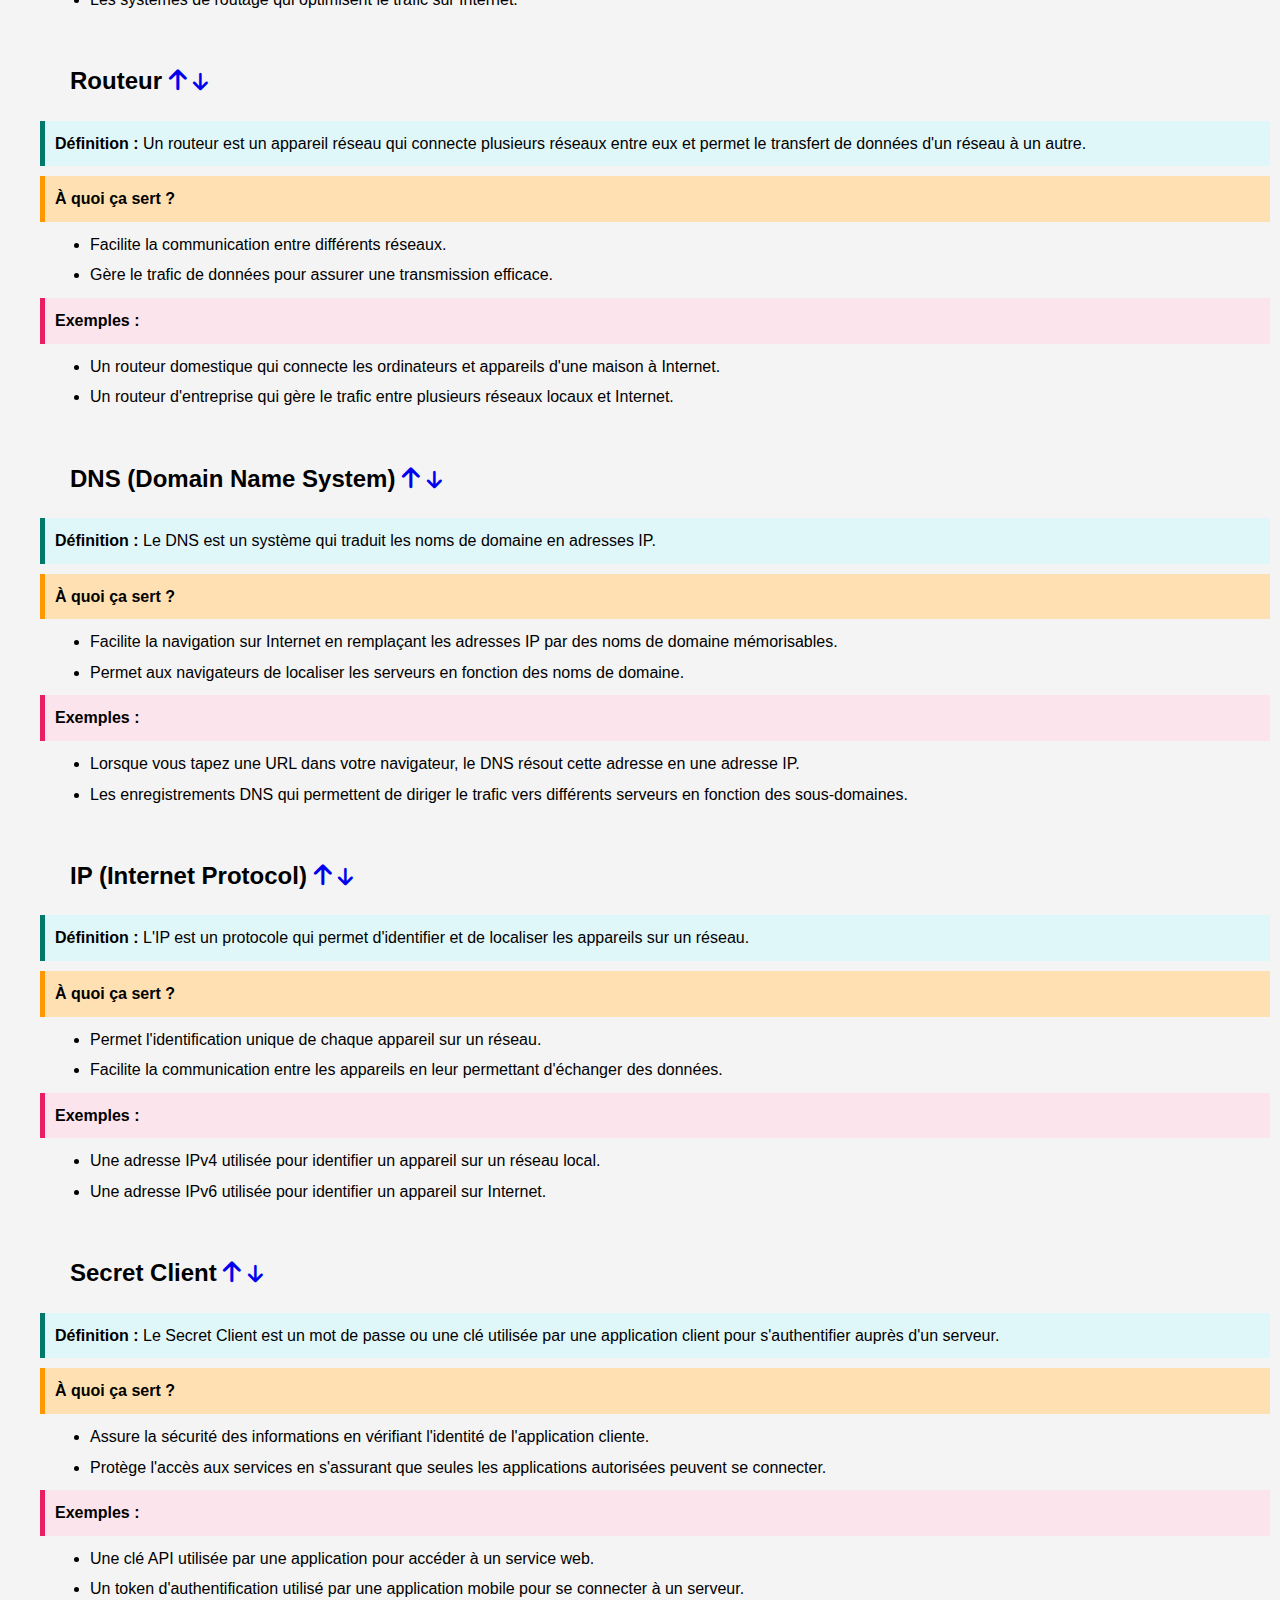
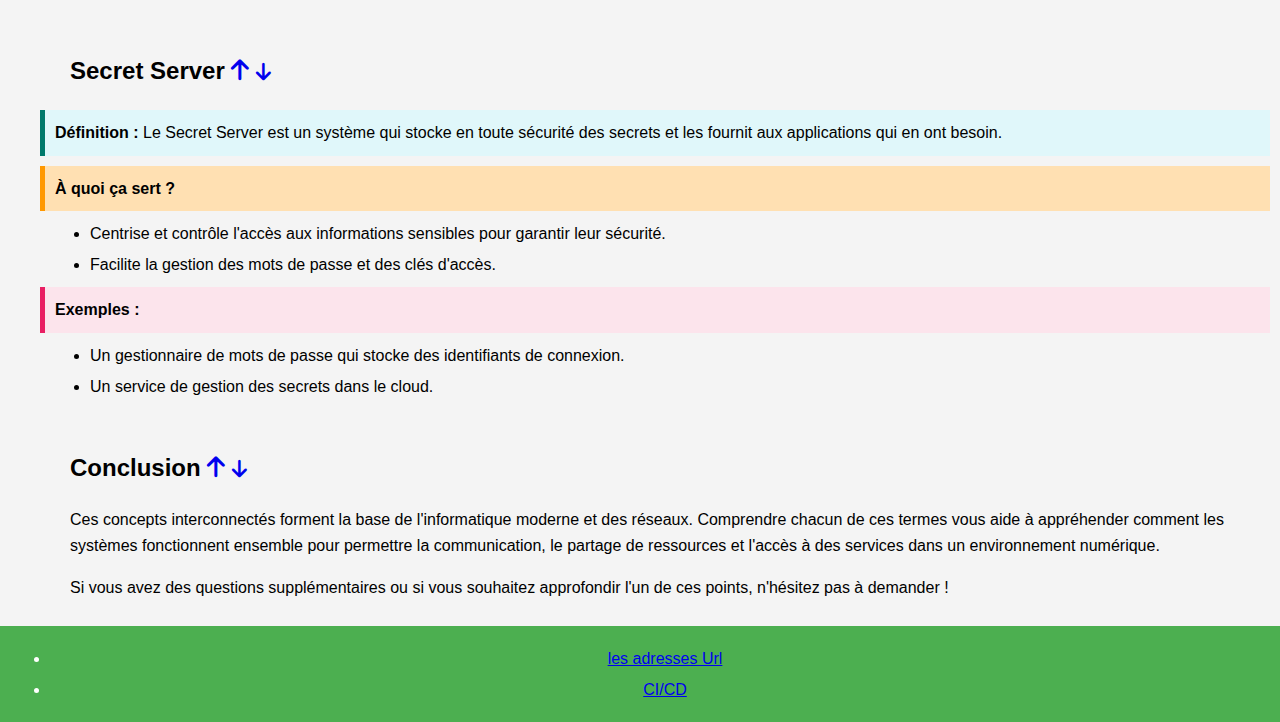
<file: index1.html>
<!DOCTYPE html>
<html lang="fr">
<head>
    <meta charset="UTF-8">
    <meta name="viewport" content="width=device-width, initial-scale=1.0">
    <title>Introduction aux Concepts Fondamentaux des Réseaux Informatiques</title>
    <link rel="stylesheet" href="styles.css">
    <link rel="stylesheet" href="https://cdnjs.cloudflare.com/ajax/libs/font-awesome/6.0.0-beta3/css/all.min.css">
</head>
<body>
    <div id="top"></div>
    <div class="container">
        <h1>Introduction aux Concepts Fondamentaux des Réseaux Informatiques</h1>

        <!-- Barre de navigation -->
        <nav>
            <ul class="navbar">
                <li><a href="#network">Réseau informatique</a></li>
                <li><a href="#client">Client</a></li>
                <li><a href="#server">Serveur</a></li>
                <li><a href="#application">Application</a></li>
                <li><a href="#service">Service</a></li>
                <li><a href="#communication">Communication</a></li>
                <li><a href="#routing">Routage</a></li>
                <li><a href="#router">Routeur</a></li>
                <li><a href="#dns">DNS</a></li>
                <li><a href="#ip">IP</a></li>
                <li><a href="#secret-client">Secret Client</a></li>
                <li><a href="#secret-server">Secret Server</a></li>
            </ul>
        </nav>

        <section id="network">
            <h2>Réseau informatique <a href="#top" class="icon"><i class="fas fa-arrow-up"></i></a> <a href="#footer" class="icon"><i class="fas fa-arrow-down" style="font-size: smaller;"></i></a></h2>
            <p class="definition"><strong>Définition :</strong> Un réseau informatique est un ensemble d'appareils interconnectés qui peuvent communiquer entre eux pour partager des ressources, des données et des services.</p>
            <p class="uses"><strong>À quoi ça sert ?</strong></p>
            <ul class="uses-list">
                <li>Permet le partage de ressources (fichiers, imprimantes, etc.) entre plusieurs appareils.</li>
                <li>Facilite la communication et l'échange d'informations.</li>
                <li>Supporte des services en ligne comme le cloud computing.</li>
            </ul>
            <p class="examples"><strong>Exemples :</strong></p>
            <ul class="examples-list">
                <li>Un réseau local (LAN) dans une maison où plusieurs ordinateurs et appareils mobiles sont connectés à un routeur.</li>
                <li>Un réseau étendu (WAN) comme Internet, qui connecte de nombreux réseaux locaux à travers le monde.</li>
            </ul>
        </section>

        <section id="client">
            <h2>Client <a href="#top" class="icon"><i class="fas fa-arrow-up"></i></a> <a href="#footer" class="icon"><i class="fas fa-arrow-down" style="font-size: smaller;"></i></a></h2>
            <p class="definition"><strong>Définition :</strong> Un client est un appareil ou une application qui demande des ressources ou des services à un serveur.</p>
            <p class="uses"><strong>À quoi ça sert ?</strong></p>
            <ul class="uses-list">
                <li>Permet aux utilisateurs d'accéder aux services et aux données hébergés sur des serveurs.</li>
                <li>Offre une interface utilisateur pour interagir avec les applications.</li>
                <li>Facilite la récupération et l'affichage des données.</li>
            </ul>
            <p class="examples"><strong>Exemples :</strong></p>
            <ul class="examples-list">
                <li>Un navigateur web (comme Chrome) qui envoie des requêtes pour afficher des pages web.</li>
                <li>Une application mobile (comme WhatsApp) qui se connecte à un serveur pour envoyer et recevoir des messages.</li>
            </ul>
        </section>

        <section id="server">
            <h2>Serveur <a href="#top" class="icon"><i class="fas fa-arrow-up"></i></a> <a href="#footer" class="icon"><i class="fas fa-arrow-down" style="font-size: smaller;"></i></a></h2>
            <p class="definition"><strong>Définition :</strong> Un serveur est un dispositif ou un programme qui fournit des services ou des ressources à d'autres ordinateurs (ou clients) sur un réseau.</p>
            <p class="uses"><strong>À quoi ça sert ?</strong></p>
            <ul class="uses-list">
                <li>Héberge des applications et des données accessibles par les clients.</li>
                <li>Gère les requêtes des clients et fournit les réponses nécessaires.</li>
                <li>Centrise les ressources pour une meilleure gestion et sécurité.</li>
            </ul>
            <p class="examples"><strong>Exemples :</strong></p>
            <ul class="examples-list">
                <li>Un serveur web qui héberge des sites web et traite les requêtes des navigateurs.</li>
                <li>Un serveur de fichiers qui stocke des fichiers et permet aux utilisateurs d'y accéder via le réseau.</li>
            </ul>
        </section>

        <section id="application">
            <h2>Application <a href="#top" class="icon"><i class="fas fa-arrow-up"></i></a> <a href="#footer" class="icon"><i class="fas fa-arrow-down" style="font-size: smaller;"></i></a></h2>
            <p class="definition"><strong>Définition :</strong> Une application est un logiciel conçu pour aider l'utilisateur à accomplir des tâches spécifiques.</p>
            <p class="uses"><strong>À quoi ça sert ?</strong></p>
            <ul class="uses-list">
                <li>Permet aux utilisateurs de réaliser des tâches variées, allant de la création de documents à la communication.</li>
                <li>Facilite la collaboration et le partage d'informations entre utilisateurs.</li>
            </ul>
            <p class="examples"><strong>Exemples :</strong></p>
            <ul class="examples-list">
                <li>Microsoft Word pour le traitement de texte.</li>
                <li>Google Drive pour le stockage et la collaboration en ligne.</li>
            </ul>
        </section>

        <section id="service">
            <h2>Service <a href="#top" class="icon"><i class="fas fa-arrow-up"></i></a> <a href="#footer" class="icon"><i class="fas fa-arrow-down" style="font-size: smaller;"></i></a></h2>
            <p class="definition"><strong>Définition :</strong> Un service est une fonctionnalité ou une application accessible sur un réseau, souvent via un serveur.</p>
            <p class="uses"><strong>À quoi ça sert ?</strong></p>
            <ul class="uses-list">
                <li>Permet aux utilisateurs d'accéder à des fonctionnalités spécifiques et des applications via Internet.</li>
                <li>Facilite l'intégration d'applications tierces grâce aux APIs.</li>
            </ul>
            <p class="examples"><strong>Exemples :</strong></p>
            <ul class="examples-list">
                <li>Un service de messagerie comme Gmail pour envoyer et recevoir des emails.</li>
                <li>Une API qui permet à des développeurs d'accéder à des fonctionnalités d'une autre application.</li>
            </ul>
        </section>

        <section id="communication">
            <h2>Communication <a href="#top" class="icon"><i class="fas fa-arrow-up"></i></a> <a href="#footer" class="icon"><i class="fas fa-arrow-down" style="font-size: smaller;"></i></a></h2>
            <p class="definition"><strong>Définition :</strong> La communication en informatique se réfère à l'échange de données entre deux ou plusieurs appareils ou systèmes.</p>
            <p class="uses"><strong>À quoi ça sert ?</strong></p>
            <ul class="uses-list">
                <li>Permet le partage d'informations entre utilisateurs et applications.</li>
                <li>Favorise l'interactivité et la collaboration en temps réel.</li>
            </ul>
            <p class="examples"><strong>Exemples :</strong></p>
            <ul class="examples-list">
                <li>L'envoi d'un email d'un utilisateur à un autre via un service de messagerie.</li>
                <li>La synchronisation de données entre un smartphone et un serveur cloud.</li>
            </ul>
        </section>

        <section id="routing">
            <h2>Routage <a href="#top" class="icon"><i class="fas fa-arrow-up"></i></a> <a href="#footer" class="icon"><i class="fas fa-arrow-down" style="font-size: smaller;"></i></a></h2>
            <p class="definition"><strong>Définition :</strong> Le routage est le processus par lequel les données sont envoyées d'un appareil à un autre sur un réseau.</p>
            <p class="uses"><strong>À quoi ça sert ?</strong></p>
            <ul class="uses-list">
                <li>Achemine efficacement les données entre différents réseaux.</li>
                <li>Optimise le trafic pour minimiser la congestion et le temps de transmission.</li>
            </ul>
            <p class="examples"><strong>Exemples :</strong></p>
            <ul class="examples-list">
                <li>Un routeur qui choisit le chemin le plus rapide pour acheminer les paquets de données d'un ordinateur à un serveur distant.</li>
                <li>Les systèmes de routage qui optimisent le trafic sur Internet.</li>
            </ul>
        </section>

        <section id="router">
            <h2>Routeur <a href="#top" class="icon"><i class="fas fa-arrow-up"></i></a> <a href="#footer" class="icon"><i class="fas fa-arrow-down" style="font-size: smaller;"></i></a></h2>
            <p class="definition"><strong>Définition :</strong> Un routeur est un appareil réseau qui connecte plusieurs réseaux entre eux et permet le transfert de données d'un réseau à un autre.</p>
            <p class="uses"><strong>À quoi ça sert ?</strong></p>
            <ul class="uses-list">
                <li>Facilite la communication entre différents réseaux.</li>
                <li>Gère le trafic de données pour assurer une transmission efficace.</li>
            </ul>
            <p class="examples"><strong>Exemples :</strong></p>
            <ul class="examples-list">
                <li>Un routeur domestique qui connecte les ordinateurs et appareils d'une maison à Internet.</li>
                <li>Un routeur d'entreprise qui gère le trafic entre plusieurs réseaux locaux et Internet.</li>
            </ul>
        </section>

        <section id="dns">
            <h2>DNS (Domain Name System) <a href="#top" class="icon"><i class="fas fa-arrow-up"></i></a> <a href="#footer" class="icon"><i class="fas fa-arrow-down" style="font-size: smaller;"></i></a></h2>
            <p class="definition"><strong>Définition :</strong> Le DNS est un système qui traduit les noms de domaine en adresses IP.</p>
            <p class="uses"><strong>À quoi ça sert ?</strong></p>
            <ul class="uses-list">
                <li>Facilite la navigation sur Internet en remplaçant les adresses IP par des noms de domaine mémorisables.</li>
                <li>Permet aux navigateurs de localiser les serveurs en fonction des noms de domaine.</li>
            </ul>
            <p class="examples"><strong>Exemples :</strong></p>
            <ul class="examples-list">
                <li>Lorsque vous tapez une URL dans votre navigateur, le DNS résout cette adresse en une adresse IP.</li>
                <li>Les enregistrements DNS qui permettent de diriger le trafic vers différents serveurs en fonction des sous-domaines.</li>
            </ul>
        </section>

        <section id="ip">
            <h2>IP (Internet Protocol) <a href="#top" class="icon"><i class="fas fa-arrow-up"></i></a> <a href="#footer" class="icon"><i class="fas fa-arrow-down" style="font-size: smaller;"></i></a></h2>
            <p class="definition"><strong>Définition :</strong> L'IP est un protocole qui permet d'identifier et de localiser les appareils sur un réseau.</p>
            <p class="uses"><strong>À quoi ça sert ?</strong></p>
            <ul class="uses-list">
                <li>Permet l'identification unique de chaque appareil sur un réseau.</li>
                <li>Facilite la communication entre les appareils en leur permettant d'échanger des données.</li>
            </ul>
            <p class="examples"><strong>Exemples :</strong></p>
            <ul class="examples-list">
                <li>Une adresse IPv4 utilisée pour identifier un appareil sur un réseau local.</li>
                <li>Une adresse IPv6 utilisée pour identifier un appareil sur Internet.</li>
            </ul>
        </section>

        <section id="secret-client">
            <h2>Secret Client <a href="#top" class="icon"><i class="fas fa-arrow-up"></i></a> <a href="#footer" class="icon"><i class="fas fa-arrow-down" style="font-size: smaller;"></i></a></h2>
            <p class="definition"><strong>Définition :</strong> Le Secret Client est un mot de passe ou une clé utilisée par une application client pour s'authentifier auprès d'un serveur.</p>
            <p class="uses"><strong>À quoi ça sert ?</strong></p>
            <ul class="uses-list">
                <li>Assure la sécurité des informations en vérifiant l'identité de l'application cliente.</li>
                <li>Protège l'accès aux services en s'assurant que seules les applications autorisées peuvent se connecter.</li>
            </ul>
            <p class="examples"><strong>Exemples :</strong></p>
            <ul class="examples-list">
                <li>Une clé API utilisée par une application pour accéder à un service web.</li>
                <li>Un token d'authentification utilisé par une application mobile pour se connecter à un serveur.</li>
            </ul>
        </section>

        <section id="secret-server">
            <h2>Secret Server <a href="#top" class="icon"><i class="fas fa-arrow-up"></i></a> <a href="#footer" class="icon"><i class="fas fa-arrow-down" style="font-size: smaller;"></i></a></h2>
            <p class="definition"><strong>Définition :</strong> Le Secret Server est un système qui stocke en toute sécurité des secrets et les fournit aux applications qui en ont besoin.</p>
            <p class="uses"><strong>À quoi ça sert ?</strong></p>
            <ul class="uses-list">
                <li>Centrise et contrôle l'accès aux informations sensibles pour garantir leur sécurité.</li>
                <li>Facilite la gestion des mots de passe et des clés d'accès.</li>
            </ul>
            <p class="examples"><strong>Exemples :</strong></p>
            <ul class="examples-list">
                <li>Un gestionnaire de mots de passe qui stocke des identifiants de connexion.</li>
                <li>Un service de gestion des secrets dans le cloud.</li>
            </ul>
        </section>

        <section>
            <h2>Conclusion <a href="#top" class="icon"><i class="fas fa-arrow-up"></i></a> <a href="#footer" class="icon"><i class="fas fa-arrow-down" style="font-size: smaller;"></i></a></h2>
            <p>Ces concepts interconnectés forment la base de l'informatique moderne et des réseaux. Comprendre chacun de ces termes vous aide à appréhender comment les systèmes fonctionnent ensemble pour permettre la communication, le partage de ressources et l'accès à des services dans un environnement numérique.</p>
            <p>Si vous avez des questions supplémentaires ou si vous souhaitez approfondir l'un de ces points, n'hésitez pas à demander !</p>
        </section>
    </div>
   </body>
    <footer id="footer">
       
            <ul>
                <li><a href="index2.html">les adresses Url</a></li>
                <li><a href="index3.html">CI/CD</a></li>
            </ul>
        
    </footer>

</html>
</file>
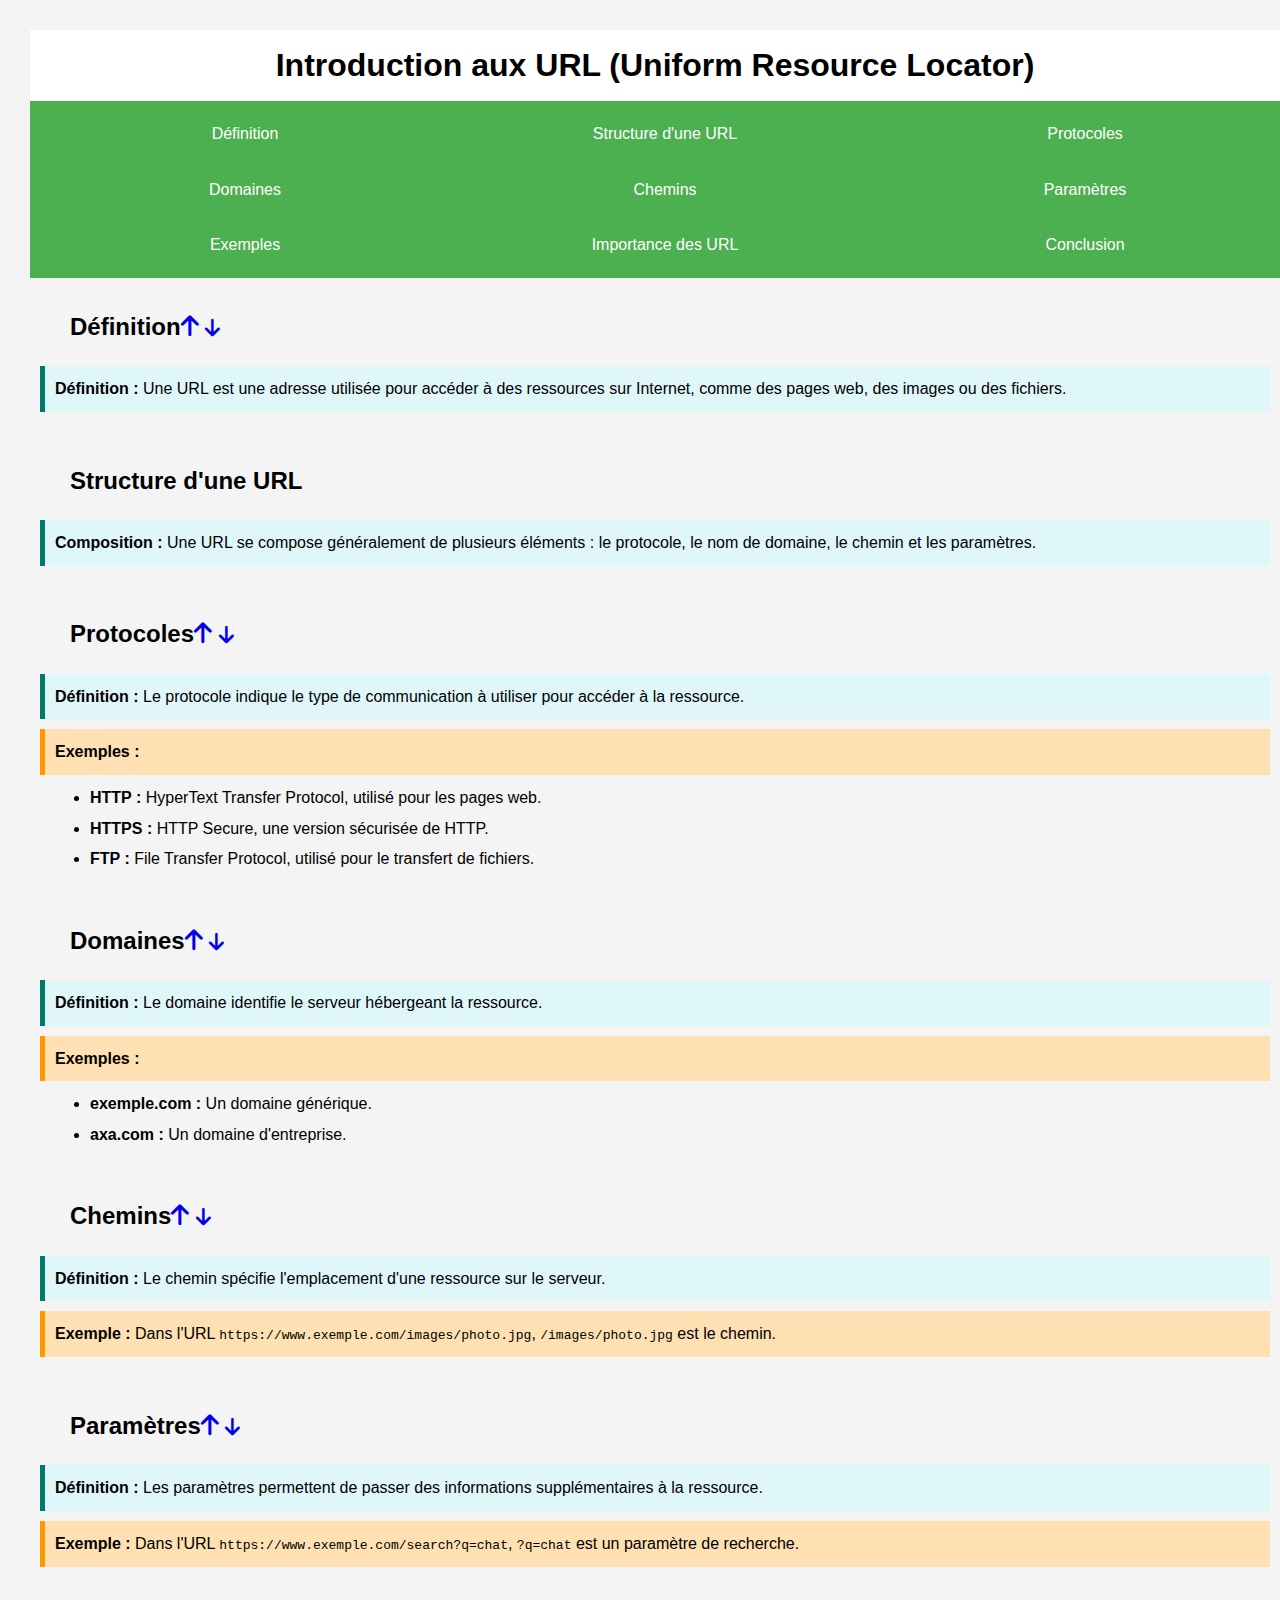
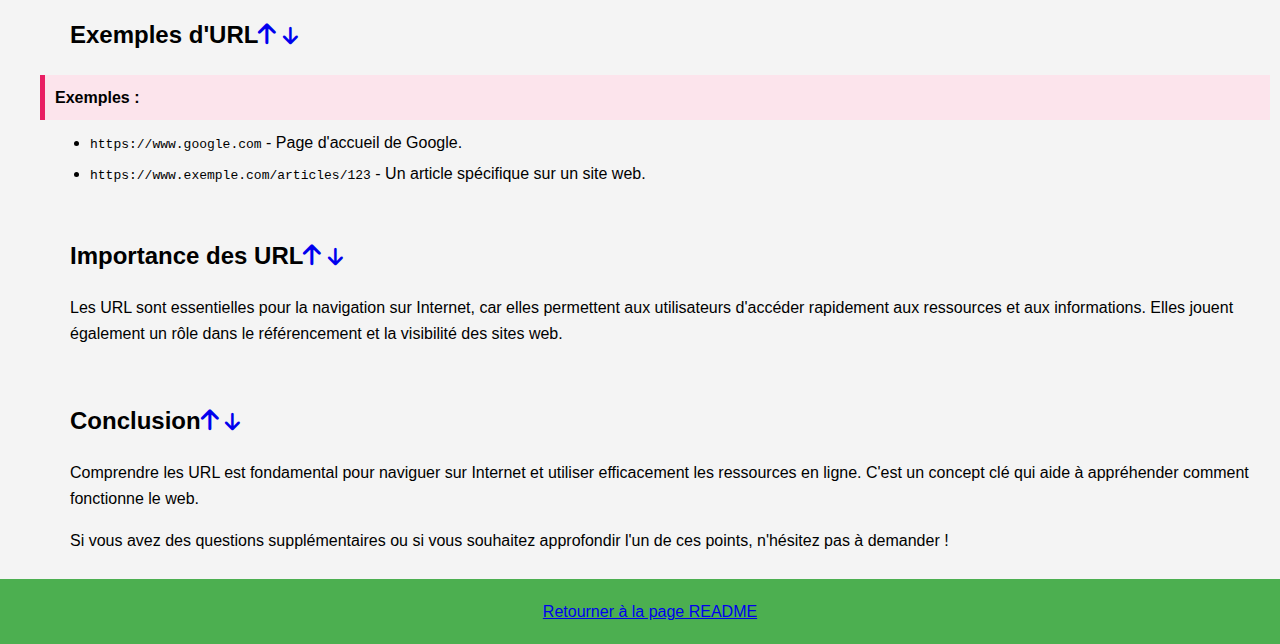
<file: index2.html>
<!DOCTYPE html>
<html lang="fr">
<head>
    <meta charset="UTF-8">
    <meta name="viewport" content="width=device-width, initial-scale=1.0">
    <title>Introduction aux URL</title>
    <link rel="stylesheet" href="styles.css">
    <link rel="stylesheet" href="https://cdnjs.cloudflare.com/ajax/libs/font-awesome/6.0.0-beta3/css/all.min.css">
</head>
<body>
     <div id="top"></div>
    <div class="container">
        <h1>Introduction aux URL (Uniform Resource Locator)</h1>

        <!-- Barre de navigation -->
        <nav>
            <ul class="navbar">
                <li><a href="#definition">Définition</a></li>
                <li><a href="#structure">Structure d'une URL</a></li>
                <li><a href="#protocoles">Protocoles</a></li>
                <li><a href="#domaines">Domaines</a></li>
                <li><a href="#chemins">Chemins</a></li>
                <li><a href="#parametres">Paramètres</a></li>
                <li><a href="#exemples">Exemples</a></li>
                <li><a href="#importance">Importance des URL</a></li>
                <li><a href="#conclusion">Conclusion</a></li>
            </ul>
        </nav>

        <section id="definition">
            
            <h2>Définition<a href="#top" class="icon"><i class="fas fa-arrow-up"></i></a> <a href="#footer" class="icon"><i class="fas fa-arrow-down" style="font-size: smaller;"></i></a></h2>
            <p class="definition"><strong>Définition :</strong> Une URL est une adresse utilisée pour accéder à des ressources sur Internet, comme des pages web, des images ou des fichiers.</p>
        </section>

        <section id="structure">
            <h2>Structure d'une URL</h2>
            <p class="definition"><strong>Composition :</strong> Une URL se compose généralement de plusieurs éléments : le protocole, le nom de domaine, le chemin et les paramètres.</p>
        </section>

        <section id="protocoles">
            <h2>Protocoles<a href="#top" class="icon"><i class="fas fa-arrow-up"></i></a> <a href="#footer" class="icon"><i class="fas fa-arrow-down" style="font-size: smaller;"></i></a></h2>
            <p class="definition"><strong>Définition :</strong> Le protocole indique le type de communication à utiliser pour accéder à la ressource.</p>
            <p class="uses"><strong>Exemples :</strong></p>
            <ul class="uses-list">
                <li><strong>HTTP :</strong> HyperText Transfer Protocol, utilisé pour les pages web.</li>
                <li><strong>HTTPS :</strong> HTTP Secure, une version sécurisée de HTTP.</li>
                <li><strong>FTP :</strong> File Transfer Protocol, utilisé pour le transfert de fichiers.</li>
            </ul>
        </section>

        <section id="domaines">
            <h2>Domaines<a href="#top" class="icon"><i class="fas fa-arrow-up"></i></a> <a href="#footer" class="icon"><i class="fas fa-arrow-down" style="font-size: smaller;"></i></a></h2>
            <p class="definition"><strong>Définition :</strong> Le domaine identifie le serveur hébergeant la ressource.</p>
            <p class="uses"><strong>Exemples :</strong></p>
            <ul class="uses-list">
                <li><strong>exemple.com :</strong> Un domaine générique.</li>
                <li><strong>axa.com :</strong> Un domaine d'entreprise.</li>
            </ul>
        </section>

        <section id="chemins">
            <h2>Chemins<a href="#top" class="icon"><i class="fas fa-arrow-up"></i></a> <a href="#footer" class="icon"><i class="fas fa-arrow-down" style="font-size: smaller;"></i></a></h2>
            <p class="definition"><strong>Définition :</strong> Le chemin spécifie l'emplacement d'une ressource sur le serveur.</p>
            <p class="uses"><strong>Exemple :</strong> Dans l'URL <code>https://www.exemple.com/images/photo.jpg</code>, <code>/images/photo.jpg</code> est le chemin.</p>
        </section>

        <section id="parametres">
            <h2>Paramètres<a href="#top" class="icon"><i class="fas fa-arrow-up"></i></a> <a href="#footer" class="icon"><i class="fas fa-arrow-down" style="font-size: smaller;"></i></a></h2>
            <p class="definition"><strong>Définition :</strong> Les paramètres permettent de passer des informations supplémentaires à la ressource.</p>
            <p class="uses"><strong>Exemple :</strong> Dans l'URL <code>https://www.exemple.com/search?q=chat</code>, <code>?q=chat</code> est un paramètre de recherche.</p>
        </section>

        <section id="exemples">
            <h2>Exemples d'URL<a href="#top" class="icon"><i class="fas fa-arrow-up"></i></a> <a href="#footer" class="icon"><i class="fas fa-arrow-down" style="font-size: smaller;"></i></a></h2>
            <p class="examples"><strong>Exemples :</strong></p>
            <ul class="examples-list">
                <li><code>https://www.google.com</code> - Page d'accueil de Google.</li>
                <li><code>https://www.exemple.com/articles/123</code> - Un article spécifique sur un site web.</li>
            </ul>
        </section>

        <section id="importance">
            <h2>Importance des URL<a href="#top" class="icon"><i class="fas fa-arrow-up"></i></a> <a href="#footer" class="icon"><i class="fas fa-arrow-down" style="font-size: smaller;"></i></a></h2>
            <p>Les URL sont essentielles pour la navigation sur Internet, car elles permettent aux utilisateurs d'accéder rapidement aux ressources et aux informations. Elles jouent également un rôle dans le référencement et la visibilité des sites web.</p>
        </section>

        <section id="conclusion">
            <h2>Conclusion<a href="#top" class="icon"><i class="fas fa-arrow-up"></i></a> <a href="#footer" class="icon"><i class="fas fa-arrow-down" style="font-size: smaller;"></i></a></h2>
            <p>Comprendre les URL est fondamental pour naviguer sur Internet et utiliser efficacement les ressources en ligne. C'est un concept clé qui aide à appréhender comment fonctionne le web.</p>
            <p>Si vous avez des questions supplémentaires ou si vous souhaitez approfondir l'un de ces points, n'hésitez pas à demander !</p>
        </section>
    </div>
</body>
    <footer id="footer">
    
        <ul>
            <a href=https://philippe-67.github.io/index.html>Retourner à la page README</a>
        </ul>
    
</footer>

</html>
</file>
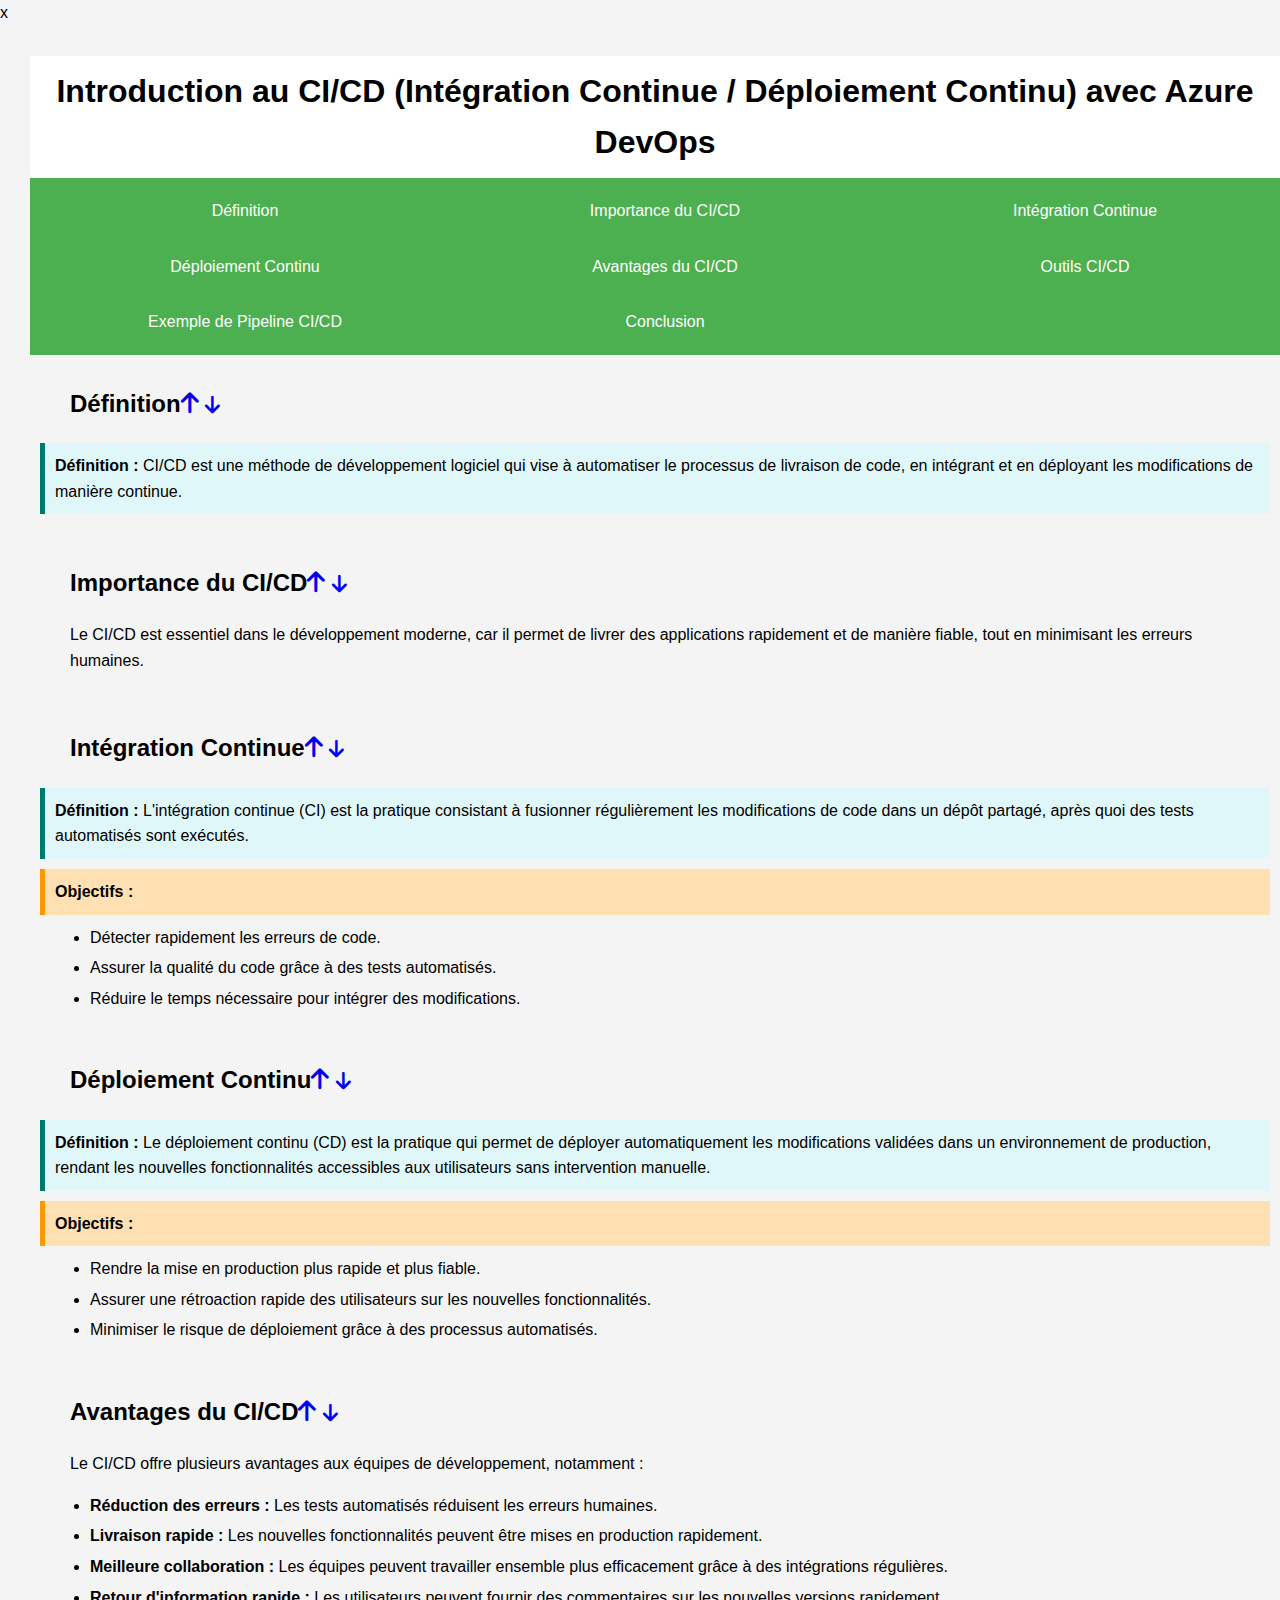
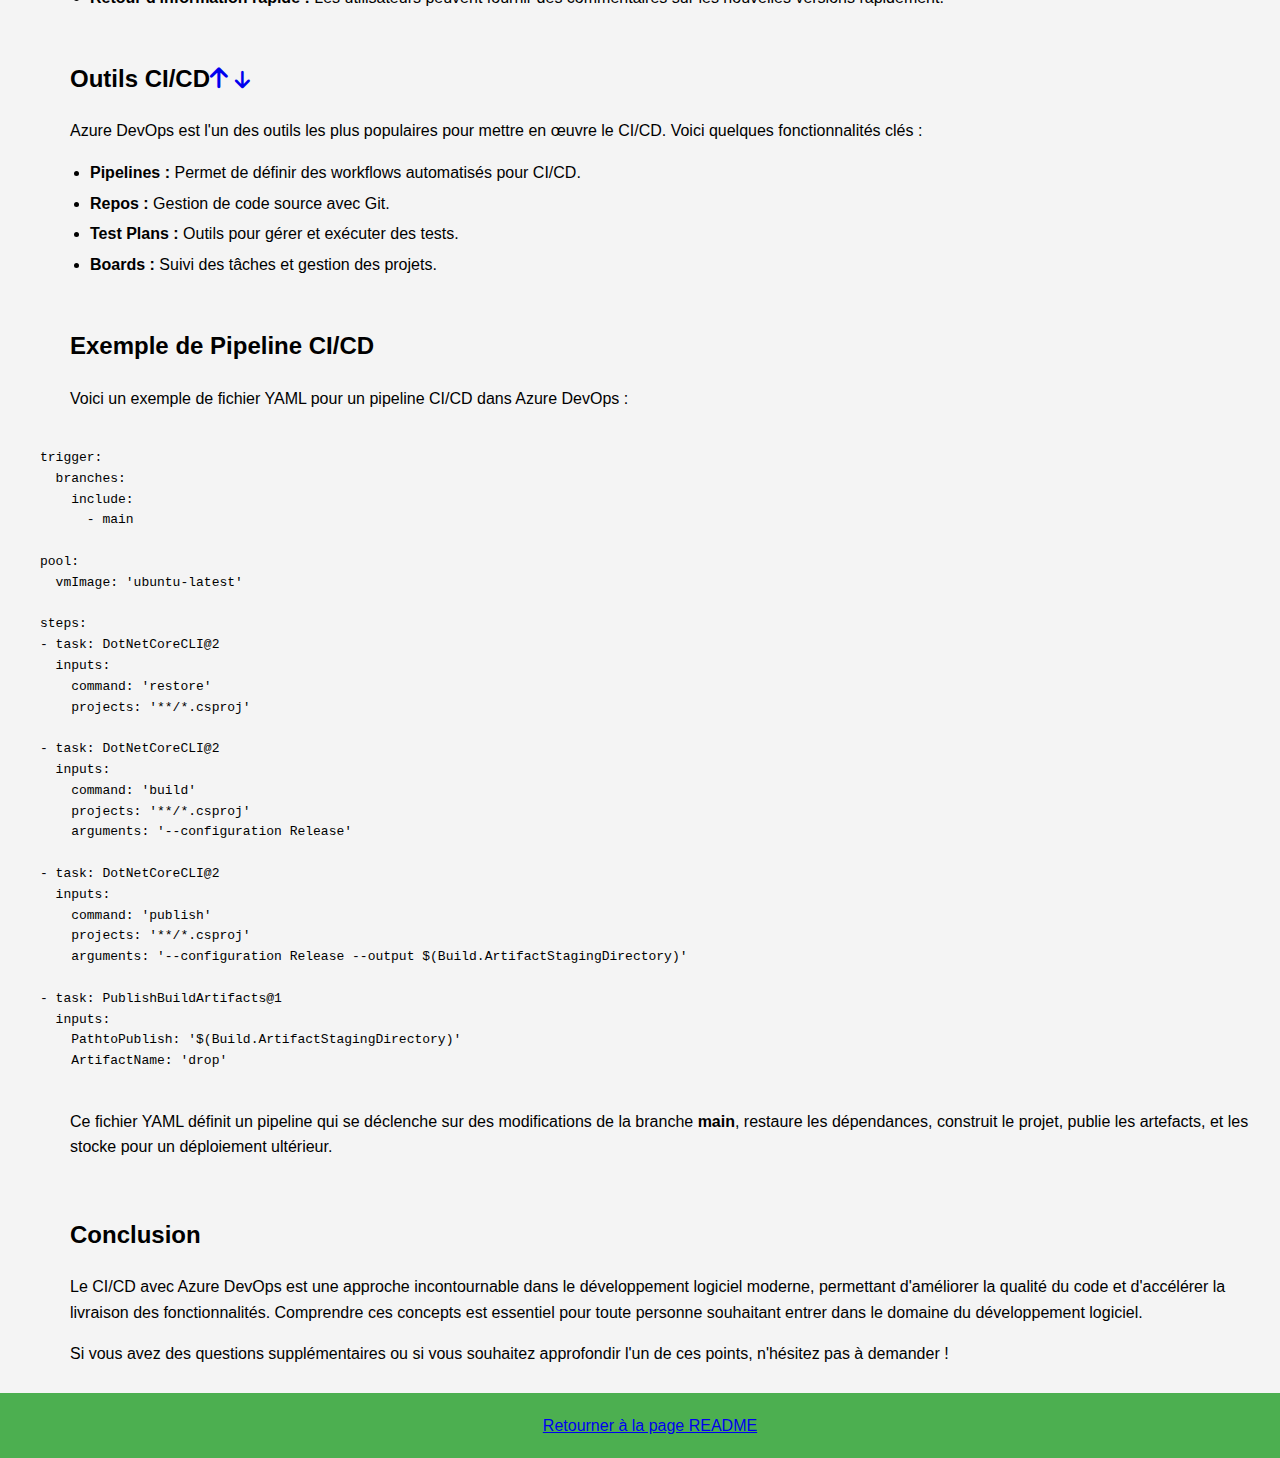
<file: index3.html>
x <!DOCTYPE html>
<html lang="fr">
<head>
    <meta charset="UTF-8">
    <meta name="viewport" content="width=device-width, initial-scale=1.0">
    <title>Introduction au CI/CD avec Azure DevOps</title>
    <link rel="stylesheet" href="styles.css">
    <link rel="stylesheet" href="https://cdnjs.cloudflare.com/ajax/libs/font-awesome/6.0.0-beta3/css/all.min.css">

</head>
<body>
    <div id="top"></div>
    <div class="container">
        <h1>Introduction au CI/CD (Intégration Continue / Déploiement Continu) avec Azure DevOps</h1>

        <!-- Barre de navigation -->
        <nav>
            <ul class="navbar">
                <li><a href="#definition">Définition</a></li>
                <li><a href="#importance">Importance du CI/CD</a></li>
                <li><a href="#integration-continue">Intégration Continue</a></li>
                <li><a href="#deploiement-continu">Déploiement Continu</a></li>
                <li><a href="#avantages">Avantages du CI/CD</a></li>
                <li><a href="#outils">Outils CI/CD</a></li>
                <li><a href="#exemple-pipeline">Exemple de Pipeline CI/CD</a></li>
                <li><a href="#conclusion">Conclusion</a></li>
            </ul>
        </nav>

        <section id="definition">
            <h2>Définition<a href="#top" class="icon"><i class="fas fa-arrow-up"></i></a> <a href="#footer" class="icon"><i class="fas fa-arrow-down" style="font-size: smaller;"></i></a></h2>
            <p class="definition"><strong>Définition :</strong> CI/CD est une méthode de développement logiciel qui vise à automatiser le processus de livraison de code, en intégrant et en déployant les modifications de manière continue.</p>
        </section>

        <section id="importance">
            <h2>Importance du CI/CD<a href="#top" class="icon"><i class="fas fa-arrow-up"></i></a> <a href="#footer" class="icon"><i class="fas fa-arrow-down" style="font-size: smaller;"></i></a></h2>
            <p>Le CI/CD est essentiel dans le développement moderne, car il permet de livrer des applications rapidement et de manière fiable, tout en minimisant les erreurs humaines.</p>
        </section>

        <section id="integration-continue">
            <h2>Intégration Continue<a href="#top" class="icon"><i class="fas fa-arrow-up"></i></a> <a href="#footer" class="icon"><i class="fas fa-arrow-down" style="font-size: smaller;"></i></a></h2>
            <p class="definition"><strong>Définition :</strong> L'intégration continue (CI) est la pratique consistant à fusionner régulièrement les modifications de code dans un dépôt partagé, après quoi des tests automatisés sont exécutés.</p>
            <p class="uses"><strong>Objectifs :</strong></p>
            <ul class="uses-list">
                <li>Détecter rapidement les erreurs de code.</li>
                <li>Assurer la qualité du code grâce à des tests automatisés.</li>
                <li>Réduire le temps nécessaire pour intégrer des modifications.</li>
            </ul>
        </section>

        <section id="deploiement-continu">
            <h2>Déploiement Continu<a href="#top" class="icon"><i class="fas fa-arrow-up"></i></a> <a href="#footer" class="icon"><i class="fas fa-arrow-down" style="font-size: smaller;"></i></a></h2>
            <p class="definition"><strong>Définition :</strong> Le déploiement continu (CD) est la pratique qui permet de déployer automatiquement les modifications validées dans un environnement de production, rendant les nouvelles fonctionnalités accessibles aux utilisateurs sans intervention manuelle.</p>
            <p class="uses"><strong>Objectifs :</strong></p>
            <ul class="uses-list">
                <li>Rendre la mise en production plus rapide et plus fiable.</li>
                <li>Assurer une rétroaction rapide des utilisateurs sur les nouvelles fonctionnalités.</li>
                <li>Minimiser le risque de déploiement grâce à des processus automatisés.</li>
            </ul>
        </section>

        <section id="avantages">
            <h2>Avantages du CI/CD<a href="#top" class="icon"><i class="fas fa-arrow-up"></i></a> <a href="#footer" class="icon"><i class="fas fa-arrow-down" style="font-size: smaller;"></i></a></h2>
            <p>Le CI/CD offre plusieurs avantages aux équipes de développement, notamment :</p>
            <ul class="advantages-list">
                <li><strong>Réduction des erreurs :</strong> Les tests automatisés réduisent les erreurs humaines.</li>
                <li><strong>Livraison rapide :</strong> Les nouvelles fonctionnalités peuvent être mises en production rapidement.</li>
                <li><strong>Meilleure collaboration :</strong> Les équipes peuvent travailler ensemble plus efficacement grâce à des intégrations régulières.</li>
                <li><strong>Retour d'information rapide :</strong> Les utilisateurs peuvent fournir des commentaires sur les nouvelles versions rapidement.</li>
            </ul>
        </section>

        <section id="outils">
            <h2>Outils CI/CD<a href="#top" class="icon"><i class="fas fa-arrow-up"></i></a> <a href="#footer" class="icon"><i class="fas fa-arrow-down" style="font-size: smaller;"></i></a></h2>
            <p>Azure DevOps est l'un des outils les plus populaires pour mettre en œuvre le CI/CD. Voici quelques fonctionnalités clés :</p>
            <ul class="tools-list">
                <li><strong>Pipelines :</strong> Permet de définir des workflows automatisés pour CI/CD.</li>
                <li><strong>Repos :</strong> Gestion de code source avec Git.</li>
                <li><strong>Test Plans :</strong> Outils pour gérer et exécuter des tests.</li>
                <li><strong>Boards :</strong> Suivi des tâches et gestion des projets.</li>
            </ul>
        </section>

        <section id="exemple-pipeline">
            <h2>Exemple de Pipeline CI/CD</h2>
            <p>Voici un exemple de fichier YAML pour un pipeline CI/CD dans Azure DevOps :</p>
            <pre><code>
trigger:
  branches:
    include:
      - main

pool:
  vmImage: 'ubuntu-latest'

steps:
- task: DotNetCoreCLI@2
  inputs:
    command: 'restore'
    projects: '**/*.csproj'

- task: DotNetCoreCLI@2
  inputs:
    command: 'build'
    projects: '**/*.csproj'
    arguments: '--configuration Release'

- task: DotNetCoreCLI@2
  inputs:
    command: 'publish'
    projects: '**/*.csproj'
    arguments: '--configuration Release --output $(Build.ArtifactStagingDirectory)'

- task: PublishBuildArtifacts@1
  inputs:
    PathtoPublish: '$(Build.ArtifactStagingDirectory)'
    ArtifactName: 'drop'
            </code></pre>
            <p>Ce fichier YAML définit un pipeline qui se déclenche sur des modifications de la branche <strong>main</strong>, restaure les dépendances, construit le projet, publie les artefacts, et les stocke pour un déploiement ultérieur.</p>
        </section>

        <section id="conclusion">
            <h2>Conclusion</h2>
            <p>Le CI/CD avec Azure DevOps est une approche incontournable dans le développement logiciel moderne, permettant d'améliorer la qualité du code et d'accélérer la livraison des fonctionnalités. Comprendre ces concepts est essentiel pour toute personne souhaitant entrer dans le domaine du développement logiciel.</p>
            <p>Si vous avez des questions supplémentaires ou si vous souhaitez approfondir l'un de ces points, n'hésitez pas à demander !</p>
        </section>
    </div>
</body>
    <footer id="footer">
   
        <ul>
            <a href=https://philippe-67.github.io/index.html>Retourner à la page README</a>
        </ul>
    
</footer>

</html>
</file>
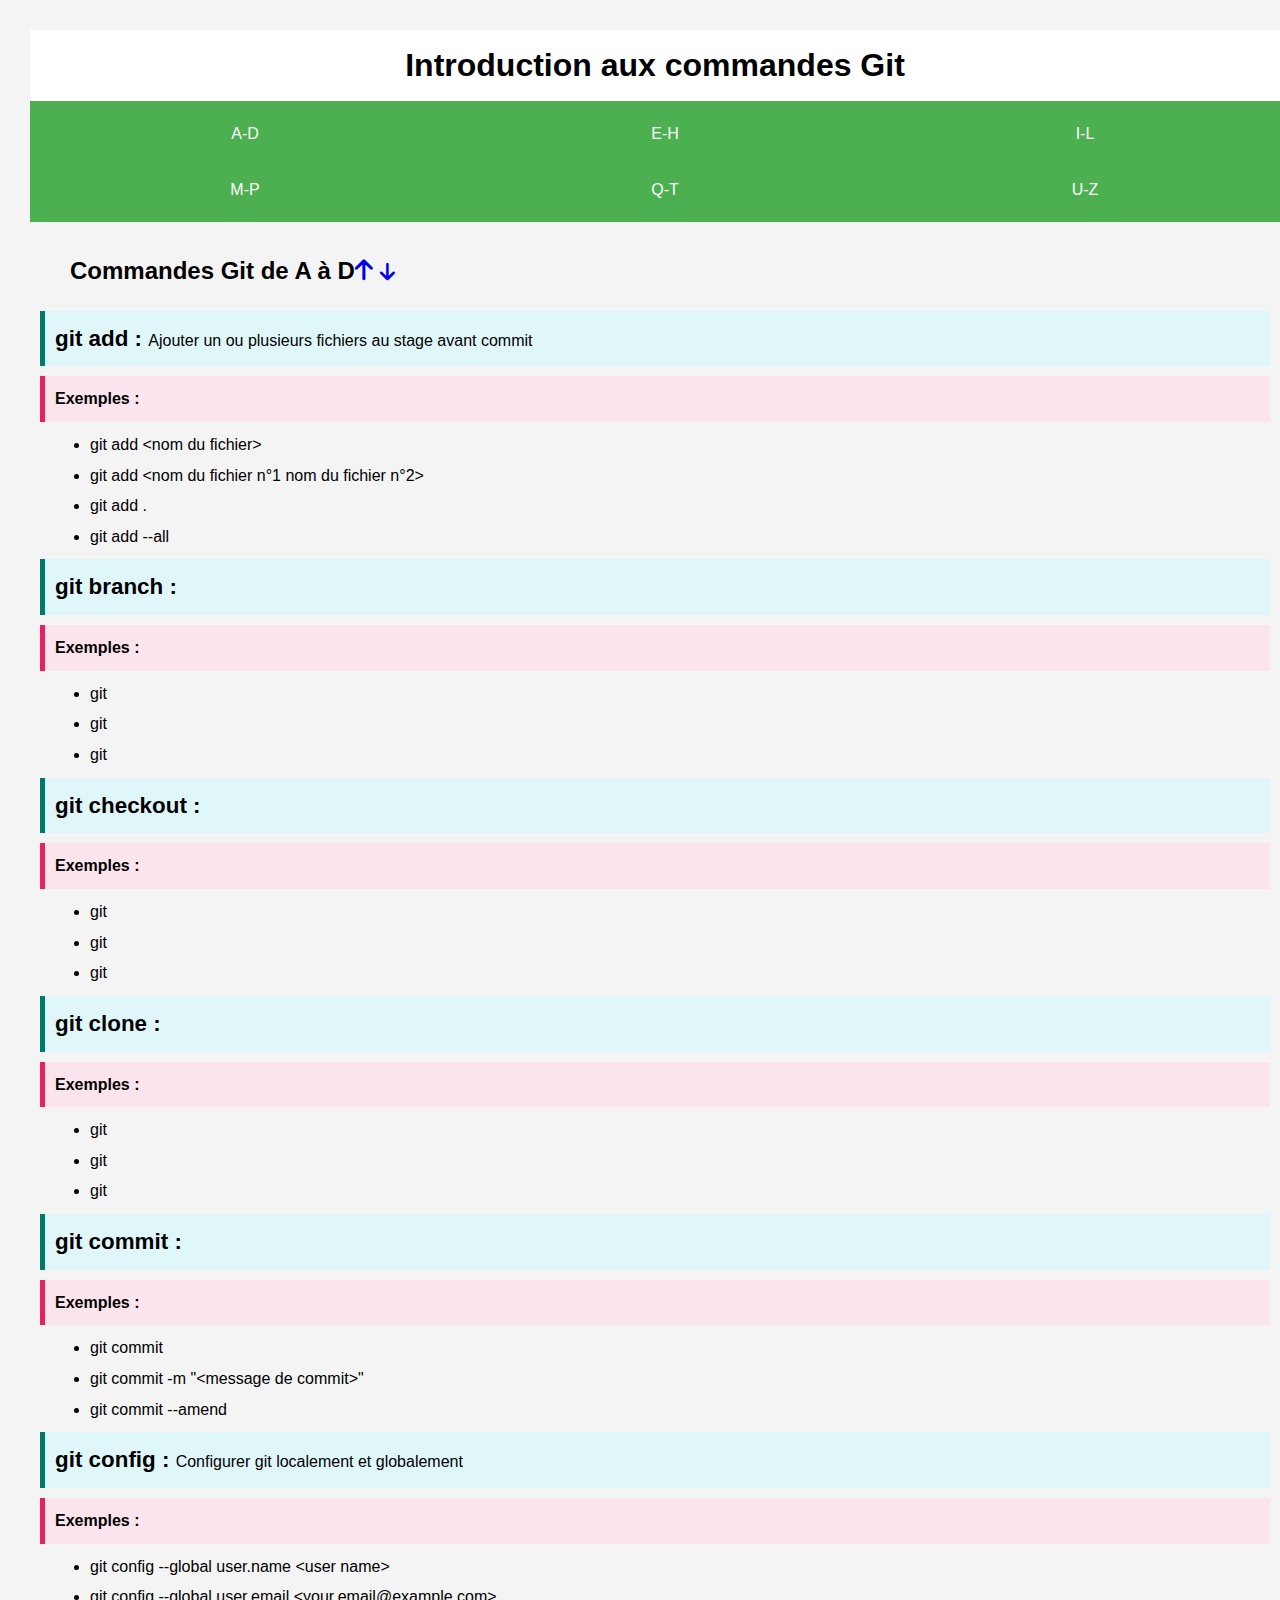
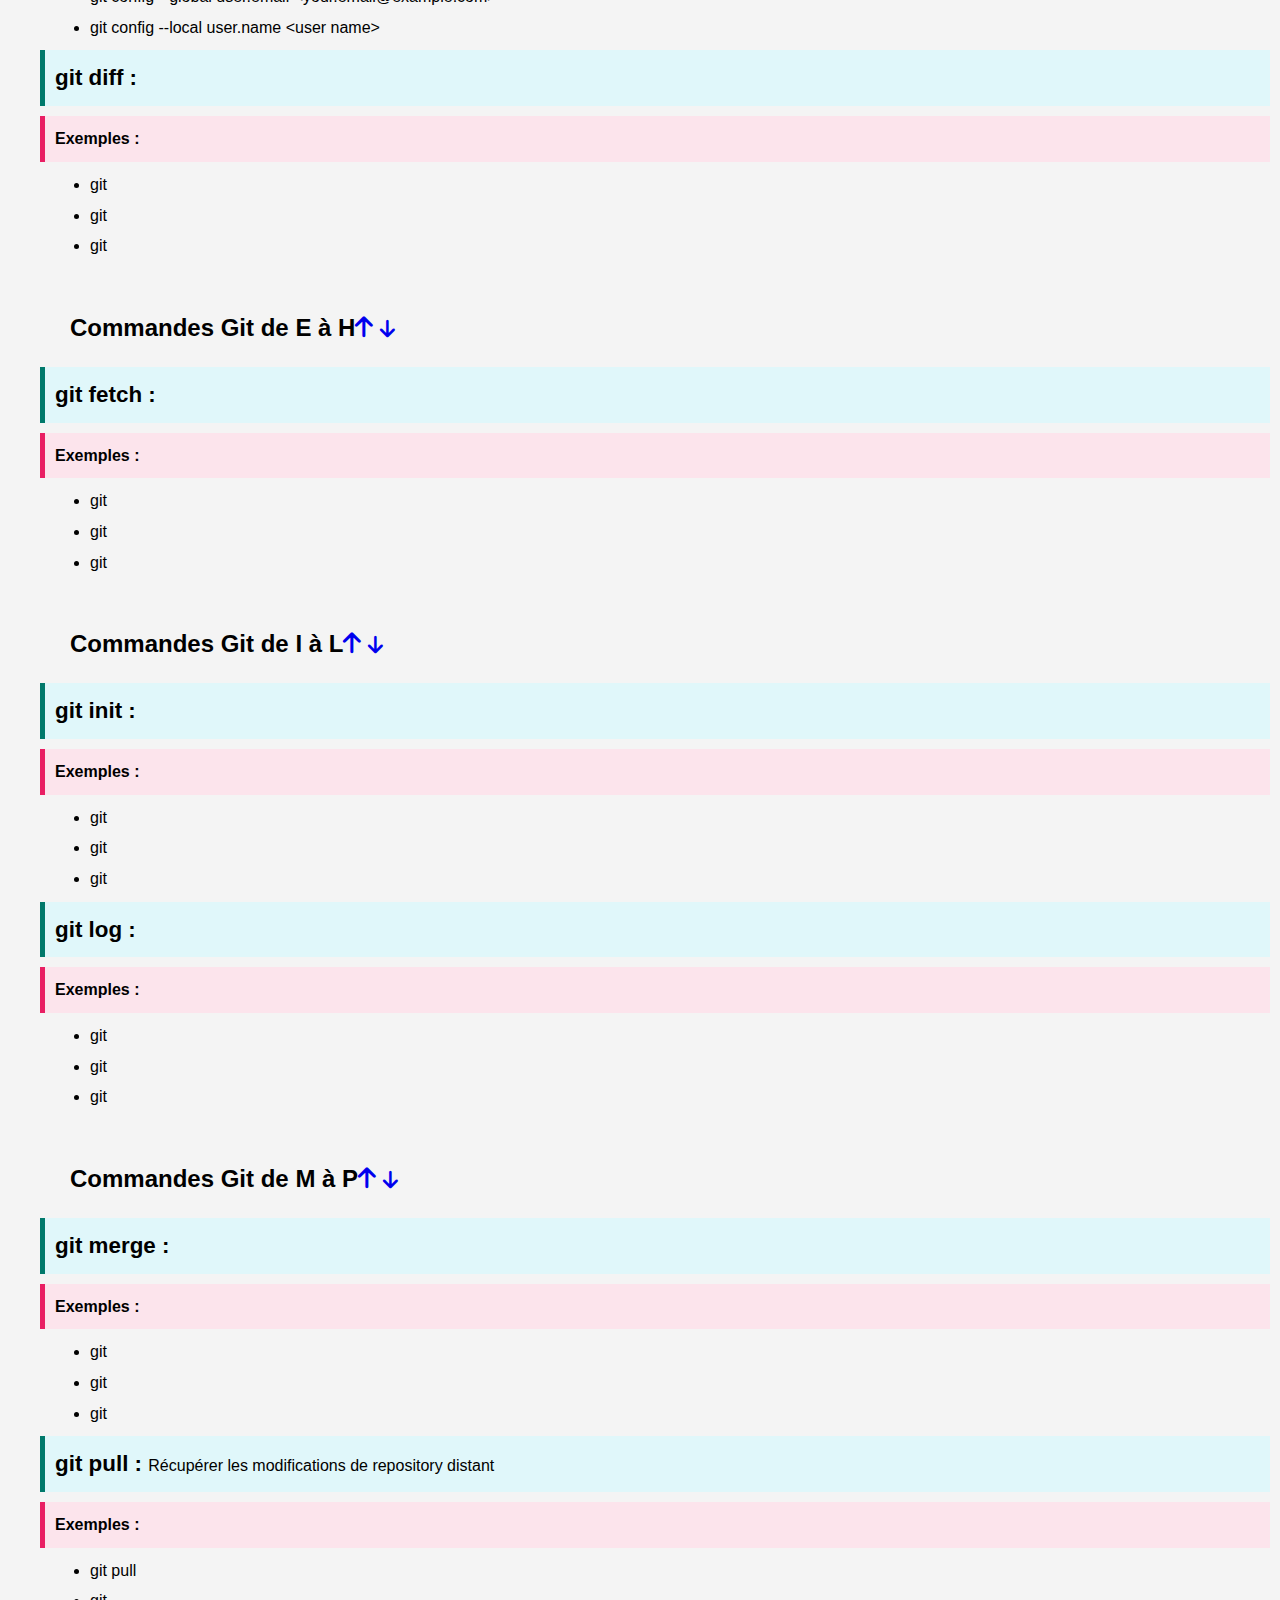
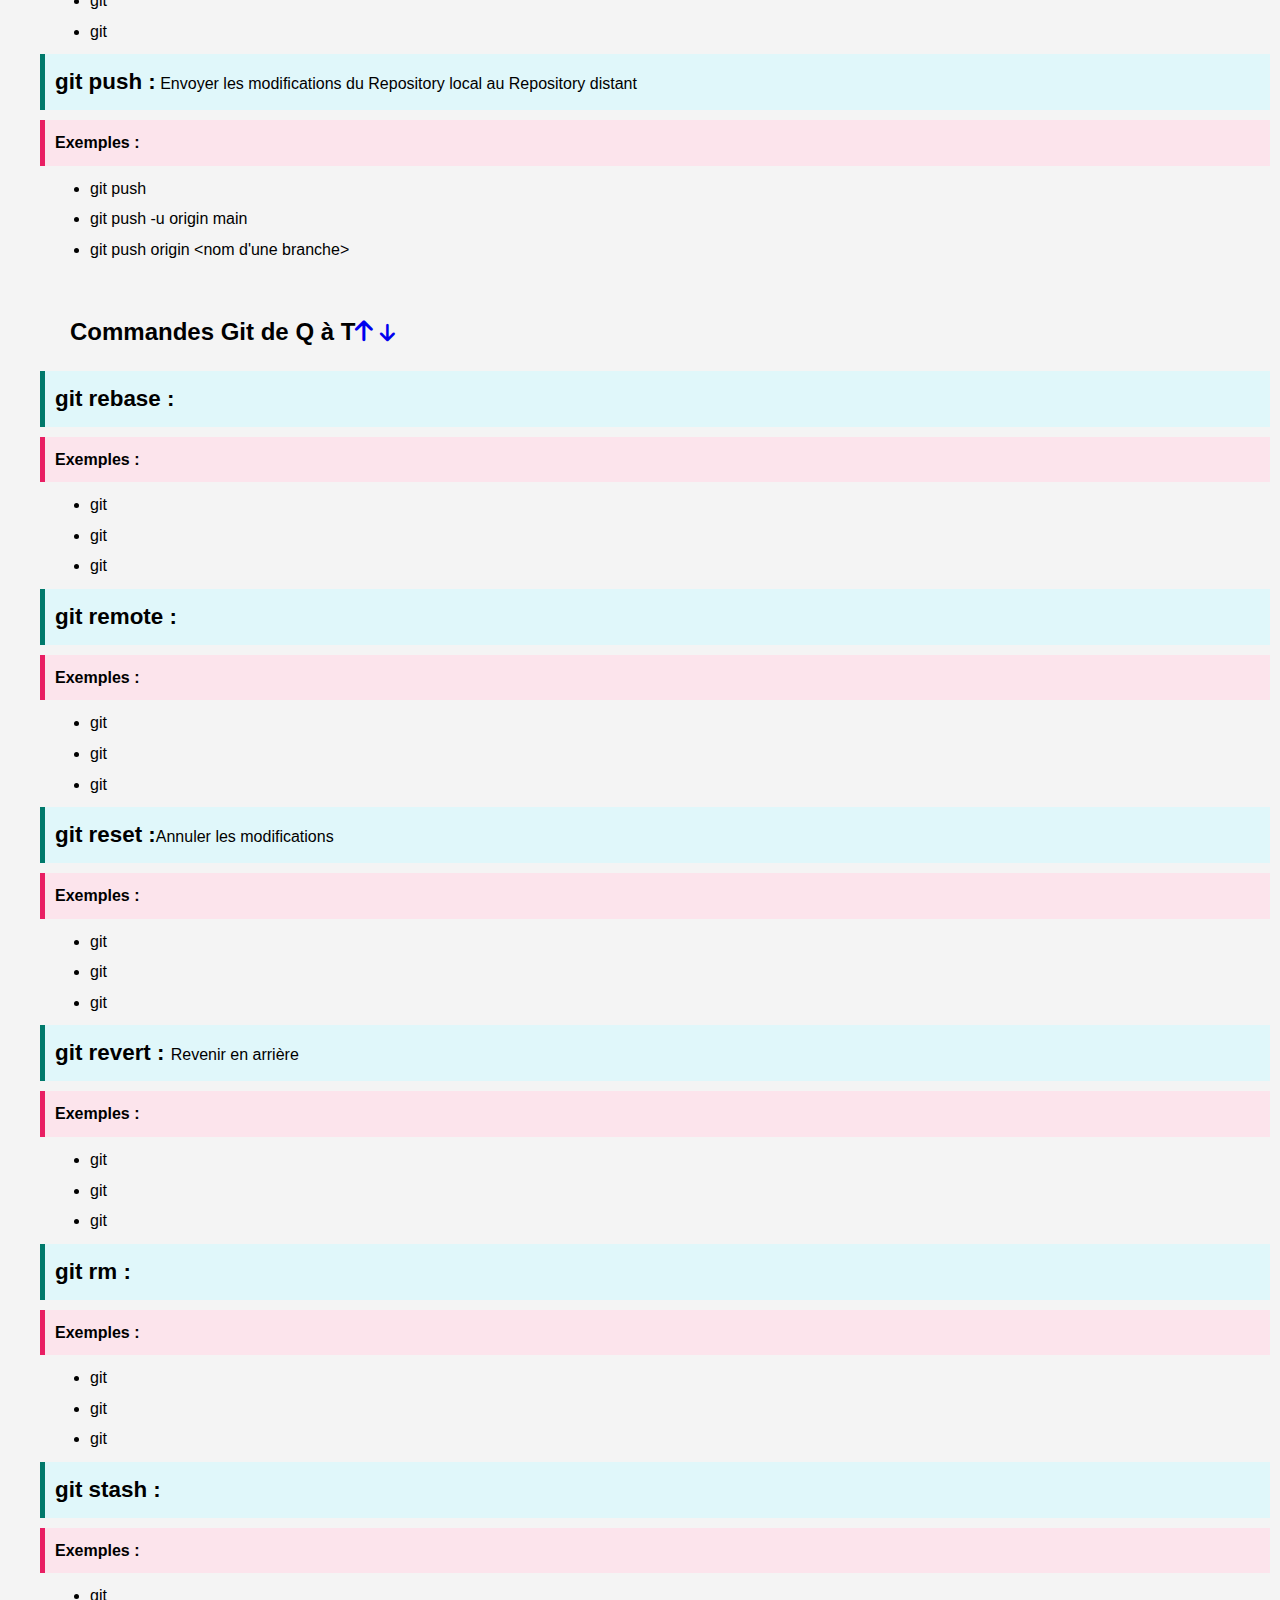
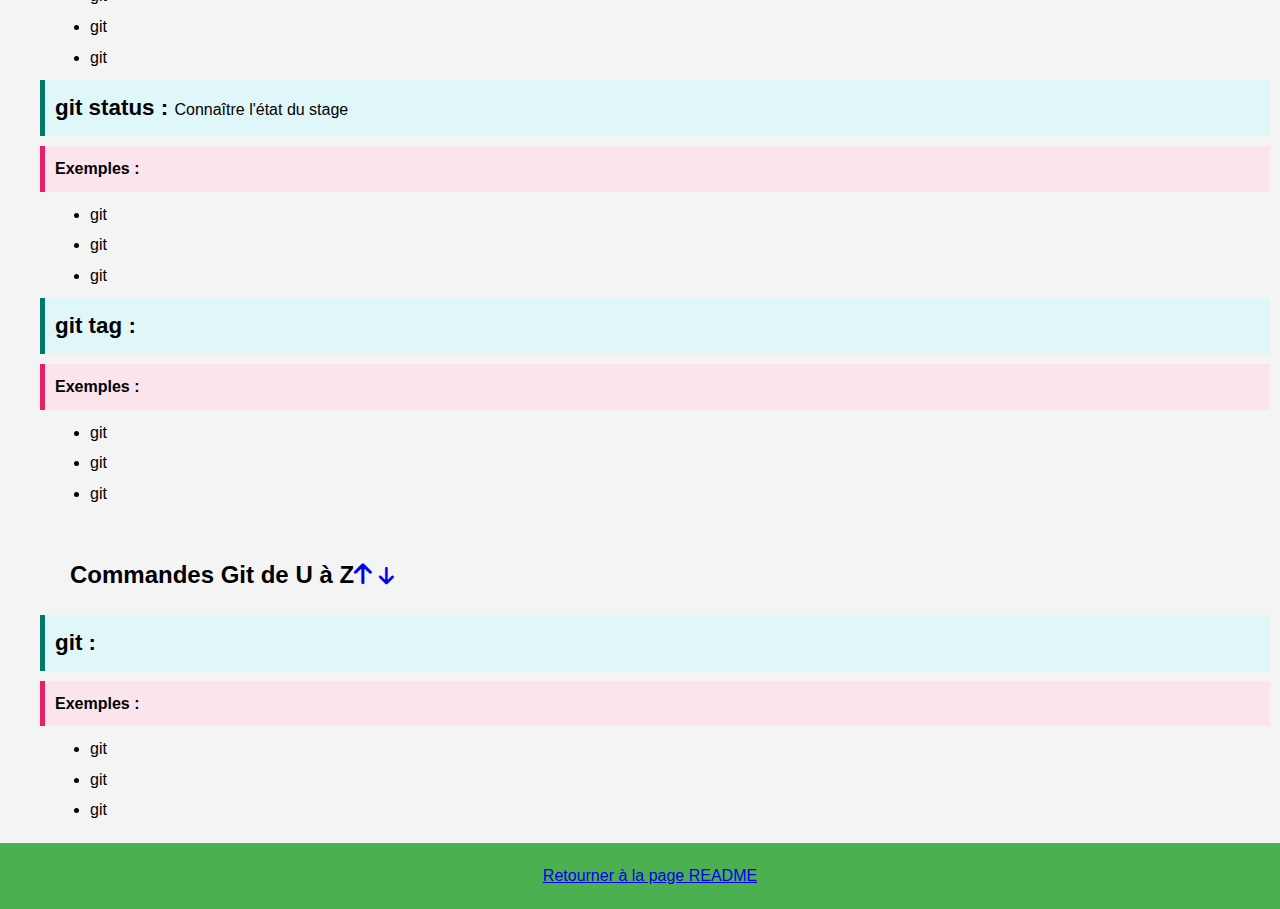
<file: index4.html>
<!DOCTYPE html>
<html lang="fr">
<head>
    <meta charset="UTF-8">
    <meta name="viewport" content="width=device-width, initial-scale=1.0">
    <title>Introduction aux commandes Git</title>
    <link rel="stylesheet" href="styles.css">
    <link rel="stylesheet" href="https://cdnjs.cloudflare.com/ajax/libs/font-awesome/6.0.0-beta3/css/all.min.css">
</head>
<body>
    <div id="top"></div>
    <div class="container">
        <h1>Introduction aux commandes Git</h1>
        <nav>
            <ul class="navbar">
                <li><a href="#blocAD">A-D</a></li>
                <li><a href="#blocEH">E-H</a></li>
                <li><a href="#blocIL">I-L</a></li>
                <li><a href="#blocMP">M-P</a></li>
                <li><a href="#blocQT">Q-T</a></li>
                <li><a href="#blocUZ">U-Z</a></li>
            </ul>
        </nav>
        <section id="blocAD">
            <h2>Commandes Git de A à D<a href="#top" class="icon"><i class="fas fa-arrow-up"></i></a> <a href="#footer" class="icon"><i class="fas fa-arrow-down" style="font-size: smaller;"></i></a></h2>
            <p class="commandeGit">
                <snap class="titreCommandeGit">git add : </snap>Ajouter un ou plusieurs fichiers au stage avant commit
            </p>
            <p class="exampleGit"><snap class="titreExempleGit">Exemples :</snap></p>
            <ul class="exampleGitList">
                <li>git add &#60nom du fichier&#62</li>
                <li>git add &#60nom du fichier n°1 nom du fichier n°2&#62</li>
                <li>git add .</li>
                <li>git add --all</li>
            </ul>
            <p class="commandeGit">
                <snap class="titreCommandeGit">git branch : </snap>
            </p>
            <p class="exampleGit"><snap class="titreExempleGit">Exemples :</snap></p>
            <ul class="exampleGitList">
                <li>git </li>
                <li>git </li>
                <li>git </li>
            </ul>
            <p class="commandeGit">
                <snap class="titreCommandeGit">git checkout : </snap>
            </p>
            <p class="exampleGit"><snap class="titreExempleGit">Exemples :</snap></p>
            <ul class="exampleGitList">
                <li>git </li>
                <li>git </li>
                <li>git </li>
            </ul>
            <p class="commandeGit">
                <snap class="titreCommandeGit">git clone : </snap>
            </p>
            <p class="exampleGit"><snap class="titreExempleGit">Exemples :</snap></p>
            <ul class="exampleGitList">
                <li>git </li>
                <li>git </li>
                <li>git </li>
            </ul>
            <p class="commandeGit">
                <snap class="titreCommandeGit">git commit : </snap>
            </p>
            <p class="exampleGit"><snap class="titreExempleGit">Exemples :</snap></p>
            <ul class="exampleGitList">
                <li>git commit</li>
                <li>git commit -m "&#60message de commit&#62"</li>
                <li>git commit --amend</li>
            </ul>
            <p class="commandeGit">
                <snap class="titreCommandeGit">git config : </snap>Configurer git localement et globalement
            </p>
            <p class="exampleGit"><snap class="titreExempleGit">Exemples :</snap></p>
            <ul class="exampleGitList">
                <li>git config --global user.name &#60user name&#62</li>
                <li>git config --global user.email &#60your.email@example.com&#62</li>
                <li>git config --local user.name &#60user name&#62</li>
            </ul>
            <p class="commandeGit">
                <snap class="titreCommandeGit">git diff : </snap>
            </p>
            <p class="exampleGit"><snap class="titreExempleGit">Exemples :</snap></p>
            <ul class="exampleGitList">
                <li>git </li>
                <li>git </li>
                <li>git </li>
            </ul>
        </section>
        <section id="blocEH">
            <h2>Commandes Git de E à H<a href="#top" class="icon"><i class="fas fa-arrow-up"></i></a> <a href="#footer" class="icon"><i class="fas fa-arrow-down" style="font-size: smaller;"></i></a></h2>
            <p class="commandeGit">
                <snap class="titreCommandeGit">git fetch : </snap>
            </p>
            <p class="exampleGit"><snap class="titreExempleGit">Exemples :</snap></p>
            <ul class="exampleGitList">
                <li>git </li>
                <li>git </li>
                <li>git </li>
            </ul>
        </section>
        <section id="blocIL">
            <h2>Commandes Git de I à L<a href="#top" class="icon"><i class="fas fa-arrow-up"></i></a> <a href="#footer" class="icon"><i class="fas fa-arrow-down" style="font-size: smaller;"></i></a></h2>
            <p class="commandeGit">
                <snap class="titreCommandeGit">git init : </snap>
            </p>
            <p class="exampleGit"><snap class="titreExempleGit">Exemples :</snap></p>
            <ul class="exampleGitList">
                <li>git </li>
                <li>git </li>
                <li>git </li>
            </ul>
            <p class="commandeGit">
                <snap class="titreCommandeGit">git log : </snap>
            </p>
            <p class="exampleGit"><snap class="titreExempleGit">Exemples :</snap></p>
            <ul class="exampleGitList">
                <li>git </li>
                <li>git </li>
                <li>git </li>
            </ul>
        </section>
        <section id="blocMP">
            <h2>Commandes Git de M à P<a href="#top" class="icon"><i class="fas fa-arrow-up"></i></a> <a href="#footer" class="icon"><i class="fas fa-arrow-down" style="font-size: smaller;"></i></a></h2>
            <p class="commandeGit">
                <snap class="titreCommandeGit">git merge : </snap>
            </p>
            <p class="exampleGit"><snap class="titreExempleGit">Exemples :</snap></p>
            <ul class="exampleGitList">
                <li>git </li>
                <li>git </li>
                <li>git </li>
            </ul>
            <p class="commandeGit">
                <snap class="titreCommandeGit">git pull : </snap>Récupérer les modifications de repository distant
            </p>
            <p class="exampleGit"><snap class="titreExempleGit">Exemples :</snap></p>
            <ul class="exampleGitList">
                <li>git pull</li>
                <li>git </li>
                <li>git </li>
            </ul>
            <p class="commandeGit">
                <snap class="titreCommandeGit">git push :</snap> Envoyer les modifications du Repository local au Repository distant
            </p>
            <p class="exampleGit"><snap class="titreExempleGit">Exemples :</snap></p>
            <ul class="exampleGitList">
                <li>git push</li>
                <li>git push -u origin main</li>
                <li>git push origin &#60nom d'une branche&#62</li>
            </ul>
        </section>
        <section id="blocQT">
            <h2>Commandes Git de Q à T<a href="#top" class="icon"><i class="fas fa-arrow-up"></i></a> <a href="#footer" class="icon"><i class="fas fa-arrow-down" style="font-size: smaller;"></i></a></h2>
            <p class="commandeGit">
                <snap class="titreCommandeGit">git rebase :</snap>
            </p>
            <p class="exampleGit"><snap class="titreExempleGit">Exemples :</snap></p>
            <ul class="exampleGitList">
                <li>git </li>
                <li>git </li>
                <li>git </li>
            </ul>
            <p class="commandeGit">
                <snap class="titreCommandeGit">git remote : </snap>
            </p>
            <p class="exampleGit"><snap class="titreExempleGit">Exemples :</snap></p>
            <ul class="exampleGitList">
                <li>git </li>
                <li>git </li>
                <li>git </li>
            </ul>
            <p class="commandeGit">
                <snap class="titreCommandeGit">git reset :</snap>Annuler les modifications
            </p>
            <p class="exampleGit"><snap class="titreExempleGit">Exemples :</snap></p>
            <ul class="exampleGitList">
                <li>git </li>
                <li>git </li>
                <li>git </li>
            </ul>
            <p class="commandeGit">
                <snap class="titreCommandeGit">git revert : </snap>Revenir en arrière
            </p>
            <p class="exampleGit"><snap class="titreExempleGit">Exemples :</snap></p>
            <ul class="exampleGitList">
                <li>git </li>
                <li>git </li>
                <li>git </li>
            </ul>
            <p class="commandeGit">
                <snap class="titreCommandeGit">git rm : </snap>
            </p>
            <p class="exampleGit"><snap class="titreExempleGit">Exemples :</snap></p>
            <ul class="exampleGitList">
                <li>git </li>
                <li>git </li>
                <li>git </li>
            </ul>
            <p class="commandeGit">
                <snap class="titreCommandeGit">git stash : </snap>
            </p>
            <p class="exampleGit"><snap class="titreExempleGit">Exemples :</snap></p>
            <ul class="exampleGitList">
                <li>git </li>
                <li>git </li>
                <li>git </li>
            </ul>
            <p class="commandeGit">
                <snap class="titreCommandeGit">git status : </snap>Connaître l'état du stage
            </p>
            <p class="exampleGit"><snap class="titreExempleGit">Exemples :</snap></p>
            <ul class="exampleGitList">
                <li>git </li>
                <li>git </li>
                <li>git </li>
            </ul>
            <p class="commandeGit">
                <snap class="titreCommandeGit">git tag : </snap>
            </p>
            <p class="exampleGit"><snap class="titreExempleGit">Exemples :</snap></p>
            <ul class="exampleGitList">
                <li>git </li>
                <li>git </li>
                <li>git </li>
            </ul>
        </section>
        <section id="blocUZ">
            <h2>Commandes Git de U à Z<a href="#top" class="icon"><i class="fas fa-arrow-up"></i></a> <a href="#footer" class="icon"><i class="fas fa-arrow-down" style="font-size: smaller;"></i></a></h2>
            <p class="commandeGit">
                <snap class="titreCommandeGit">git :</snap>
            </p>
            <p class="exampleGit"><snap class="titreExempleGit">Exemples :</snap></p>
            <ul class="exampleGitList">
                <li>git </li>
                <li>git </li>
                <li>git </li>
            </ul>
        </section>
    </div>
</body>
<footer id="footer">
    <ul>
       <a href=https://philippe-67.github.io/index.html>Retourner à la page README</a>
    </ul>
</footer>
</html>
</file>
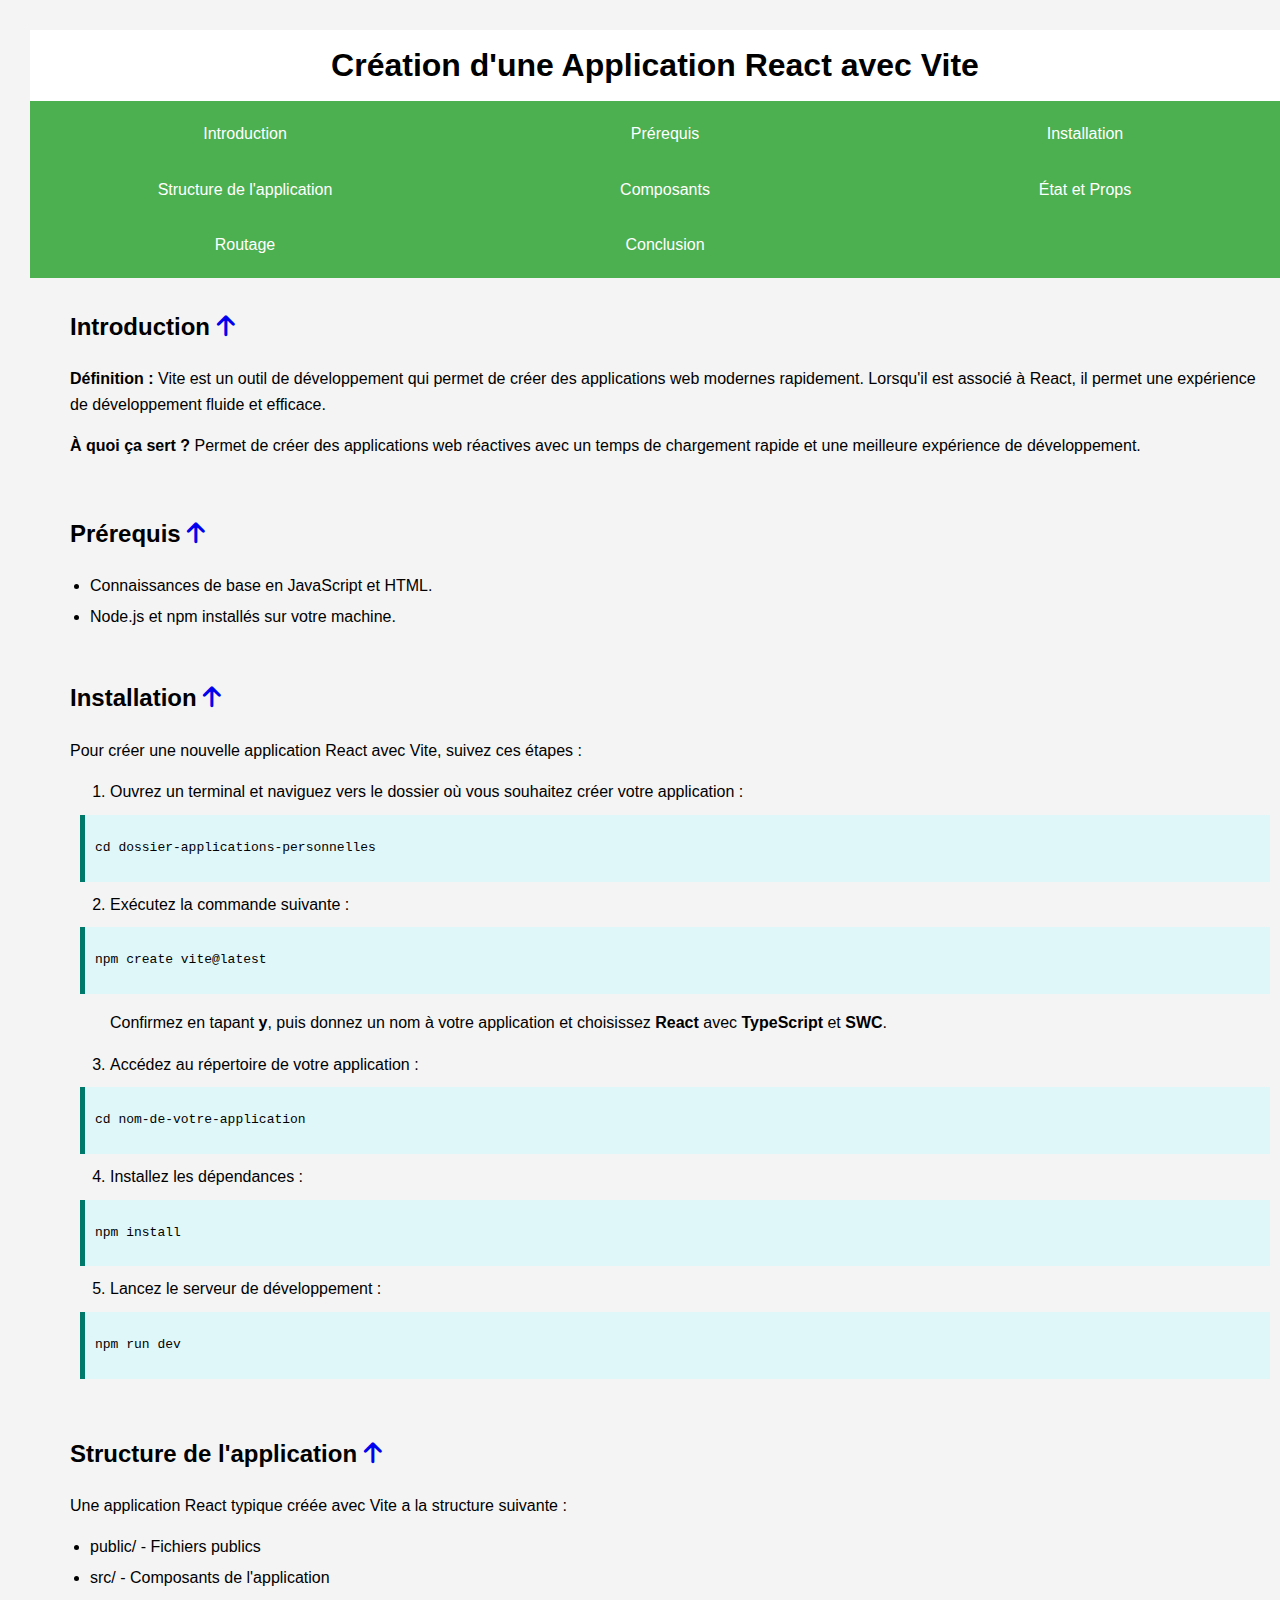
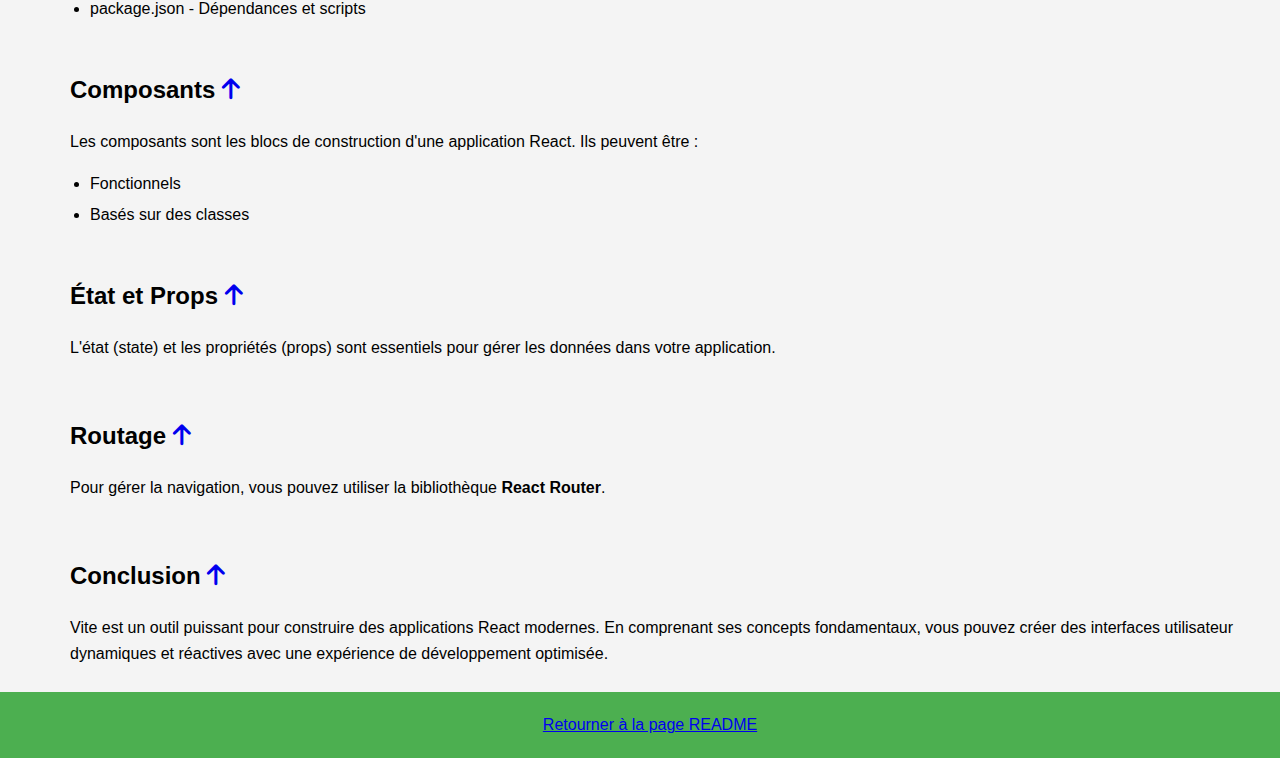
<file: index5.html>
<!DOCTYPE html>
<html lang="fr">
<head>
    <meta charset="UTF-8">
    <meta name="viewport" content="width=device-width, initial-scale=1.0">
    <title>Création d'une Application React avec Vite</title>
    <link rel="stylesheet" href="styles.css">
    <link rel="stylesheet" href="https://cdnjs.cloudflare.com/ajax/libs/font-awesome/6.0.0-beta3/css/all.min.css">
</head>
<body>
    <div id="top"></div>
    <div class="container">
        <h1>Création d'une Application React avec Vite</h1>

        <!-- Barre de navigation -->
        <nav>
            <ul class="navbar">
                <li><a href="#introduction">Introduction</a></li>
                <li><a href="#prerequisites">Prérequis</a></li>
                <li><a href="#setup">Installation</a></li>
                <li><a href="#structure">Structure de l'application</a></li>
                <li><a href="#components">Composants</a></li>
                <li><a href="#state">État et Props</a></li>
                <li><a href="#routing">Routage</a></li>
                <li><a href="#conclusion">Conclusion</a></li>
            </ul>
        </nav>

        <section id="introduction">
            <h2>Introduction <a href="#top" class="icon"><i class="fas fa-arrow-up"></i></a></h2>
            <p><strong>Définition :</strong> Vite est un outil de développement qui permet de créer des applications web modernes rapidement. Lorsqu'il est associé à React, il permet une expérience de développement fluide et efficace.</p>
            <p><strong>À quoi ça sert ?</strong> Permet de créer des applications web réactives avec un temps de chargement rapide et une meilleure expérience de développement.</p>
        </section>

        <section id="prerequisites">
            <h2>Prérequis <a href="#top" class="icon"><i class="fas fa-arrow-up"></i></a></h2>
            <ul>
                <li>Connaissances de base en JavaScript et HTML.</li>
                <li>Node.js et npm installés sur votre machine.</li>
            </ul>
        </section>

        <section id="setup">
            <h2>Installation <a href="#top" class="icon"><i class="fas fa-arrow-up"></i></a></h2>
            <p>Pour créer une nouvelle application React avec Vite, suivez ces étapes :</p>
            
            <ol>
                <li>Ouvrez un terminal et naviguez vers le dossier où vous souhaitez créer votre application :</li>
                <div class="commandeGit">
                    <pre>cd dossier-applications-personnelles</pre>
                </div>

                <li>Exécutez la commande suivante :</li>
                <div class="commandeGit">
                    <pre>npm create vite@latest</pre>
                </div>
                <p>Confirmez en tapant <strong>y</strong>, puis donnez un nom à votre application et choisissez <strong>React</strong> avec <strong>TypeScript</strong> et <strong>SWC</strong>.</p>

                <li>Accédez au répertoire de votre application :</li>
                <div class="commandeGit">
                    <pre>cd nom-de-votre-application</pre>
                </div>

                <li>Installez les dépendances :</li>
                <div class="commandeGit">
                    <pre>npm install</pre>
                </div>

                <li>Lancez le serveur de développement :</li>
                <div class="commandeGit">
                    <pre>npm run dev</pre>
                </div>
            </ol>
        </section>

        <section id="structure">
            <h2>Structure de l'application <a href="#top" class="icon"><i class="fas fa-arrow-up"></i></a></h2>
            <p>Une application React typique créée avec Vite a la structure suivante :</p>
            <ul>
                <li>public/ - Fichiers publics</li>
                <li>src/ - Composants de l'application</li>
                <li>package.json - Dépendances et scripts</li>
            </ul>
        </section>

        <section id="components">
            <h2>Composants <a href="#top" class="icon"><i class="fas fa-arrow-up"></i></a></h2>
            <p>Les composants sont les blocs de construction d'une application React. Ils peuvent être :</p>
            <ul>
                <li>Fonctionnels</li>
                <li>Basés sur des classes</li>
            </ul>
        </section>

        <section id="state">
            <h2>État et Props <a href="#top" class="icon"><i class="fas fa-arrow-up"></i></a></h2>
            <p>L'état (state) et les propriétés (props) sont essentiels pour gérer les données dans votre application.</p>
        </section>

        <section id="routing">
            <h2>Routage <a href="#top" class="icon"><i class="fas fa-arrow-up"></i></a></h2>
            <p>Pour gérer la navigation, vous pouvez utiliser la bibliothèque <strong>React Router</strong>.</p>
        </section>

        <section id="conclusion">
            <h2>Conclusion <a href="#top" class="icon"><i class="fas fa-arrow-up"></i></a></h2>
            <p>Vite est un outil puissant pour construire des applications React modernes. En comprenant ses concepts fondamentaux, vous pouvez créer des interfaces utilisateur dynamiques et réactives avec une expérience de développement optimisée.</p>
        </section>
    </div>
    <footer id="footer">
        <ul>
          <a href=https://philippe-67.github.io/index.html>Retourner à la page README</a>
        </ul>
    </footer>
</body>
</html>
</file>
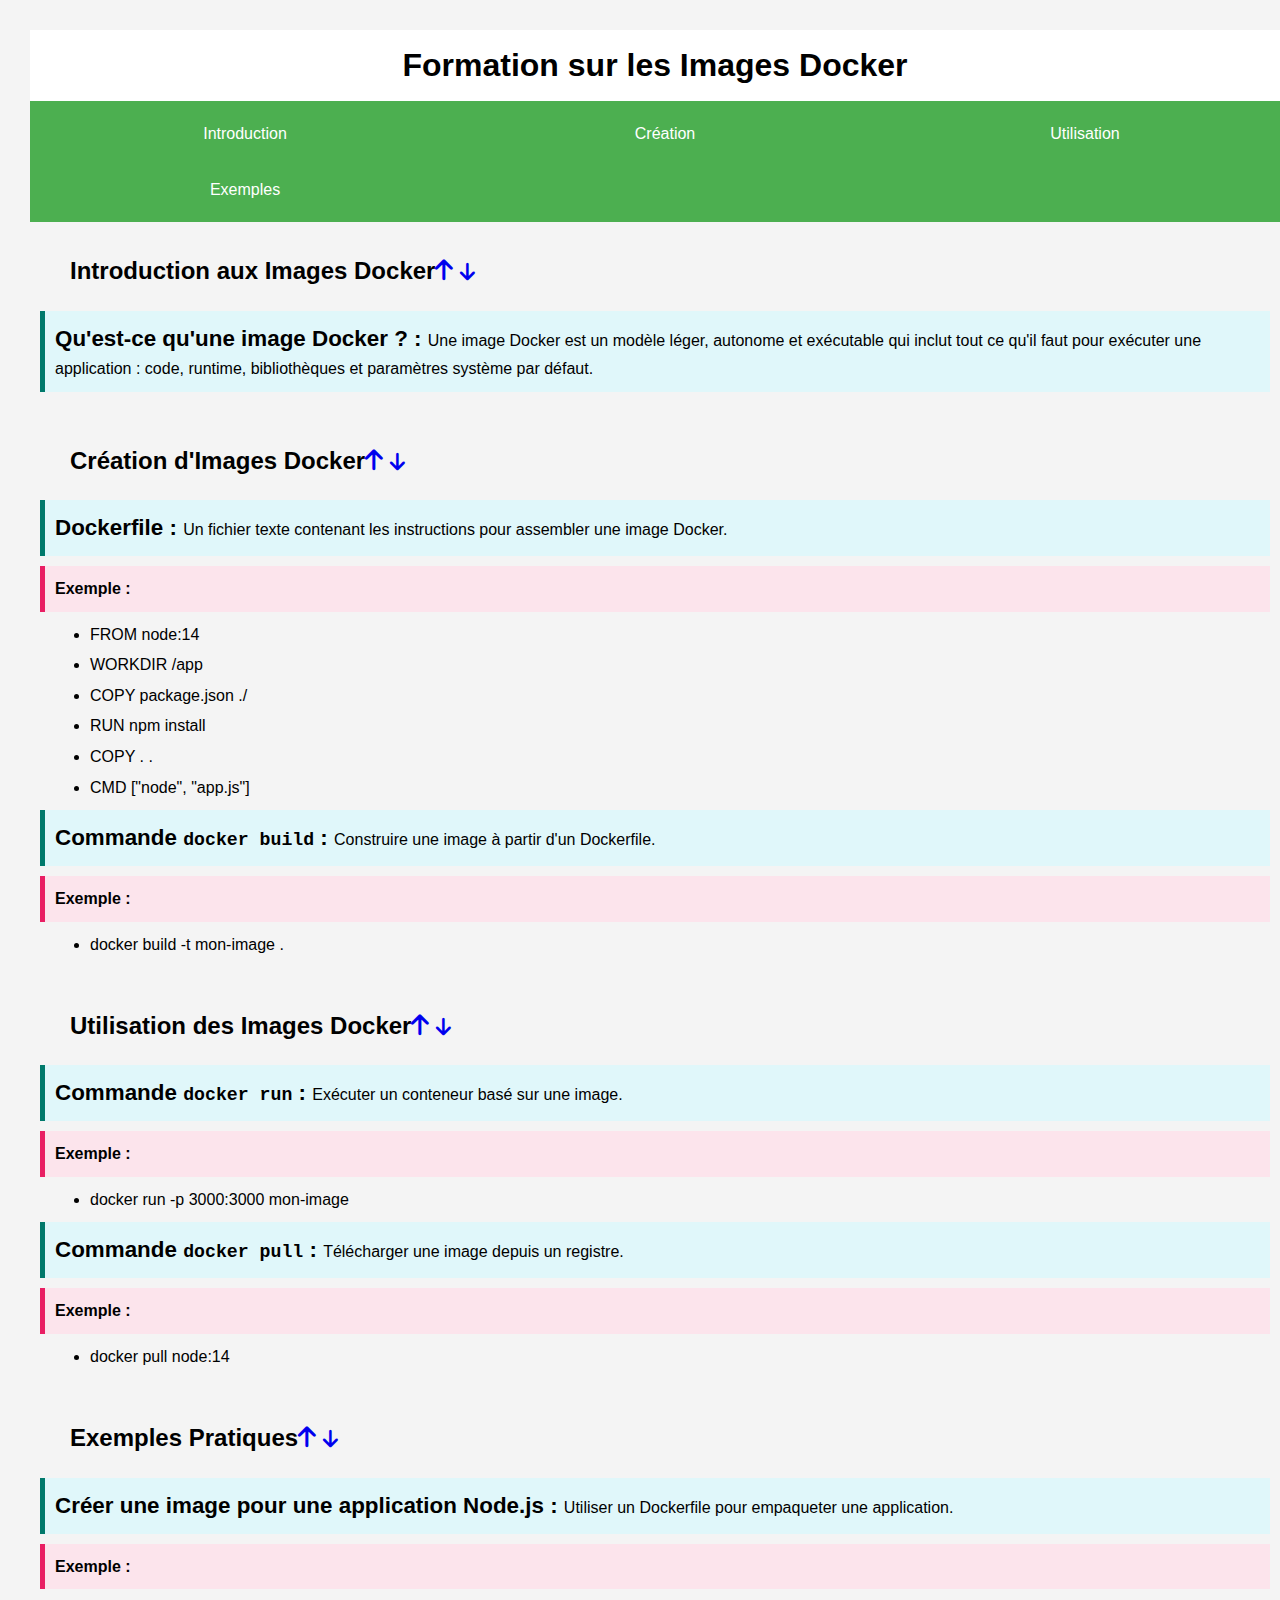
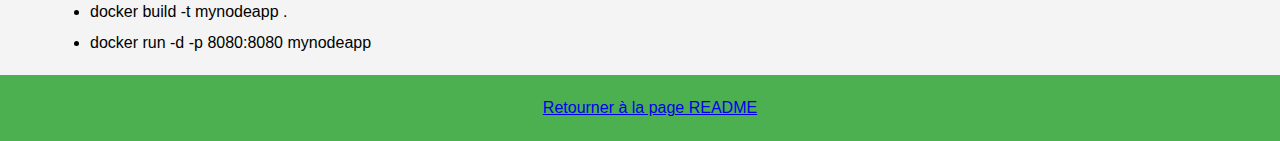
<file: index6.html>
<!DOCTYPE html>
<html lang="fr">
<head>
    <meta charset="UTF-8">
    <meta name="viewport" content="width=device-width, initial-scale=1.0">
    <title>Formation sur les Images Docker</title>
    <link rel="stylesheet" href="styles.css">
    <link rel="stylesheet" href="https://cdnjs.cloudflare.com/ajax/libs/font-awesome/6.0.0-beta3/css/all.min.css">
</head>
<body>
    <div id="top"></div>
    <div class="container">
        <h1>Formation sur les Images Docker</h1>
        <nav>
            <ul class="navbar">
                <li><a href="#blocIntro">Introduction</a></li>
                <li><a href="#blocCreation">Création</a></li>
                <li><a href="#blocUtilisation">Utilisation</a></li>
                <li><a href="#blocExemples">Exemples</a></li>
            </ul>
        </nav>
        <section id="blocIntro">
            <h2>Introduction aux Images Docker<a href="#top" class="icon"><i class="fas fa-arrow-up"></i></a> <a href="#footer" class="icon"><i class="fas fa-arrow-down" style="font-size: smaller;"></i></a></h2>
            <p class="definition">
                <snap class="titreCommandeGit">Qu'est-ce qu'une image Docker ? : </snap>Une image Docker est un modèle léger, autonome et exécutable qui inclut tout ce qu'il faut pour exécuter une application : code, runtime, bibliothèques et paramètres système par défaut.
            </p>
        </section>
        <section id="blocCreation">
            <h2>Création d'Images Docker<a href="#top" class="icon"><i class="fas fa-arrow-up"></i></a> <a href="#footer" class="icon"><i class="fas fa-arrow-down" style="font-size: smaller;"></i></a></h2>
            <p class="commandeGit">
                <snap class="titreCommandeGit">Dockerfile : </snap>Un fichier texte contenant les instructions pour assembler une image Docker.
            </p>
            <p class="exampleGit"><snap class="titreExempleGit">Exemple :</snap></p>
            <ul class="exampleGitList">
                <li>FROM node:14</li>
                <li>WORKDIR /app</li>
                <li>COPY package.json ./</li>
                <li>RUN npm install</li>
                <li>COPY . .</li>
                <li>CMD ["node", "app.js"]</li>
            </ul>
            <p class="commandeGit">
                <snap class="titreCommandeGit">Commande <code>docker build</code> : </snap>Construire une image à partir d'un Dockerfile.
            </p>
            <p class="exampleGit"><snap class="titreExempleGit">Exemple :</snap></p>
            <ul class="exampleGitList">
                <li>docker build -t mon-image .</li>
            </ul>
        </section>
        <section id="blocUtilisation">
            <h2>Utilisation des Images Docker<a href="#top" class="icon"><i class="fas fa-arrow-up"></i></a> <a href="#footer" class="icon"><i class="fas fa-arrow-down" style="font-size: smaller;"></i></a></h2>
            <p class="commandeGit">
                <snap class="titreCommandeGit">Commande <code>docker run</code> : </snap>Exécuter un conteneur basé sur une image.
            </p>
            <p class="exampleGit"><snap class="titreExempleGit">Exemple :</snap></p>
            <ul class="exampleGitList">
                <li>docker run -p 3000:3000 mon-image</li>
            </ul>
            <p class="commandeGit">
                <snap class="titreCommandeGit">Commande <code>docker pull</code> : </snap>Télécharger une image depuis un registre.
            </p>
            <p class="exampleGit"><snap class="titreExempleGit">Exemple :</snap></p>
            <ul class="exampleGitList">
                <li>docker pull node:14</li>
            </ul>
        </section>
        <section id="blocExemples">
            <h2>Exemples Pratiques<a href="#top" class="icon"><i class="fas fa-arrow-up"></i></a> <a href="#footer" class="icon"><i class="fas fa-arrow-down" style="font-size: smaller;"></i></a></h2>
            <p class="commandeGit">
                <snap class="titreCommandeGit">Créer une image pour une application Node.js : </snap>Utiliser un Dockerfile pour empaqueter une application.
            </p>
            <p class="exampleGit"><snap class="titreExempleGit">Exemple :</snap></p>
            <ul class="exampleGitList">
                <li>docker build -t mynodeapp .</li>
                <li>docker run -d -p 8080:8080 mynodeapp</li>
            </ul>
        </section>
    </div>
</body>
<footer id="footer">
    <ul>
        <a href="https://your-repo-link.com">Retourner à la page README</a>
    </ul>
</footer>
</html>
</file>
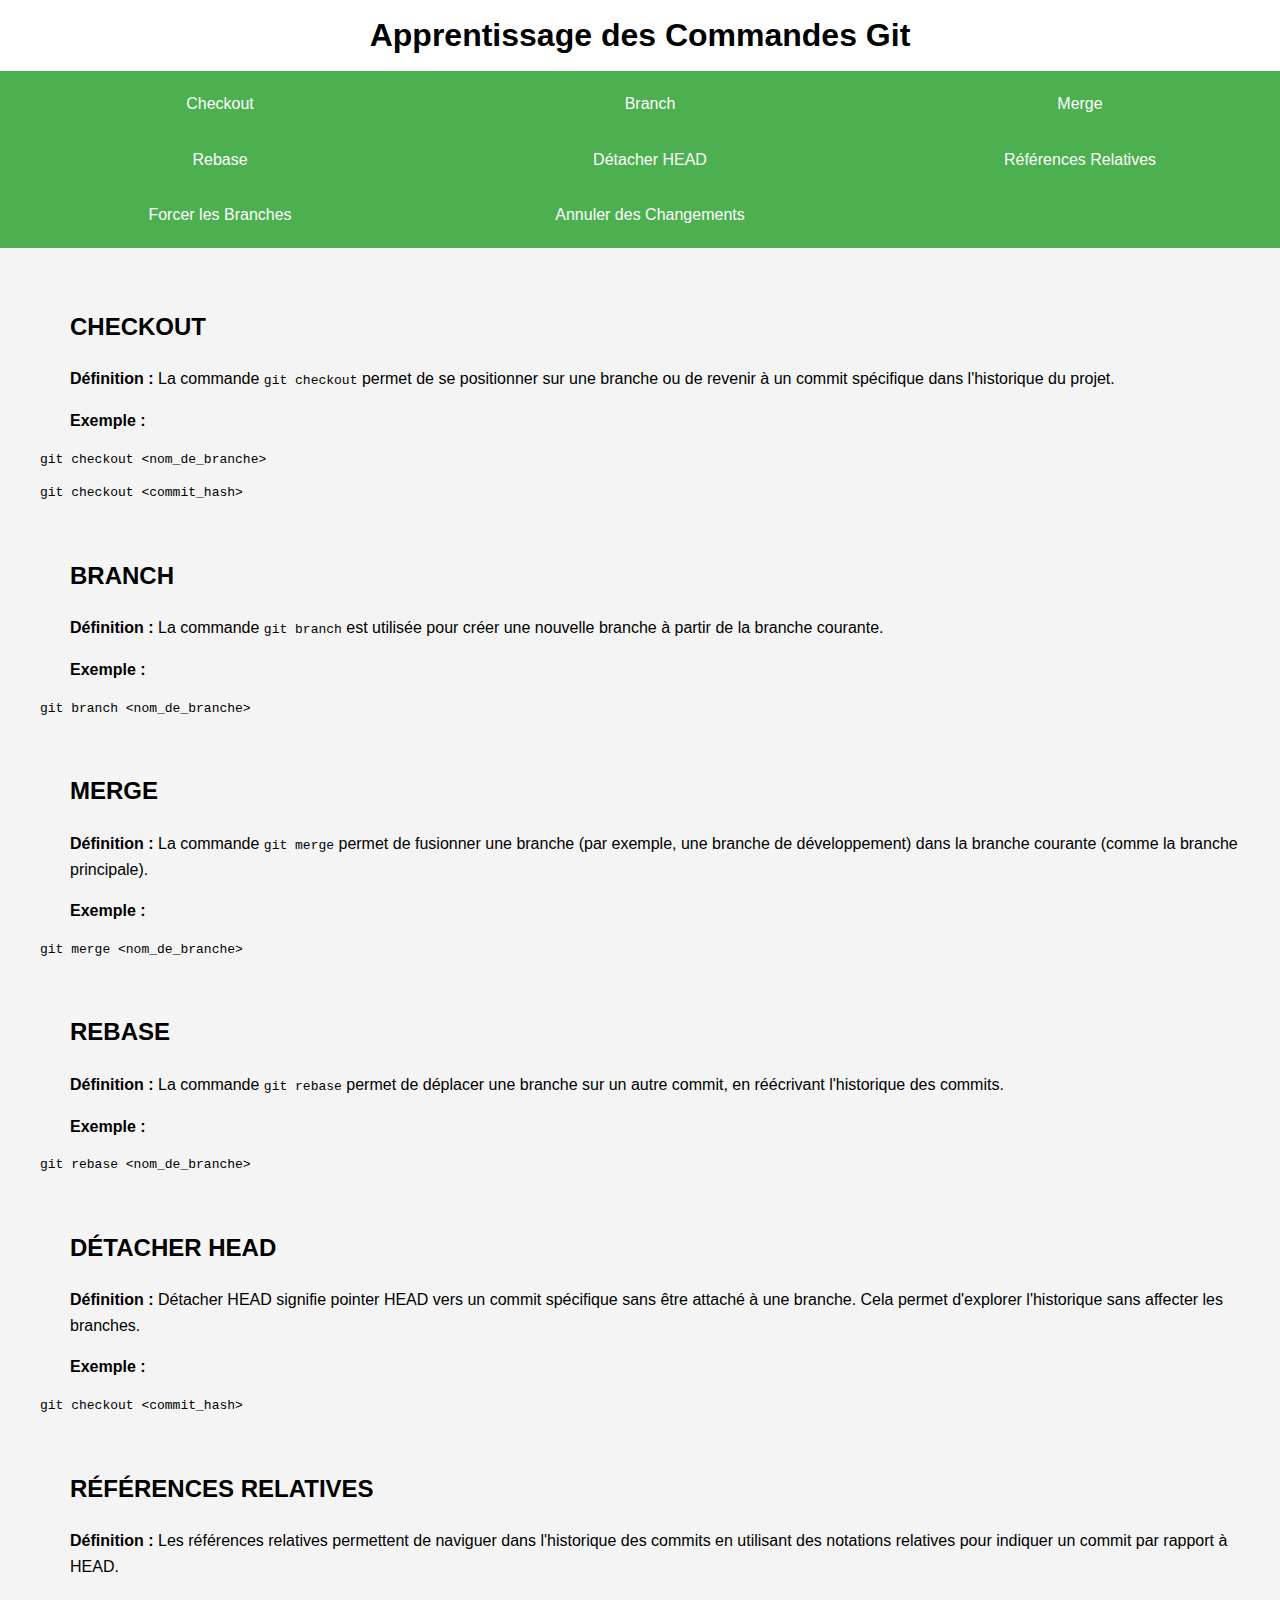
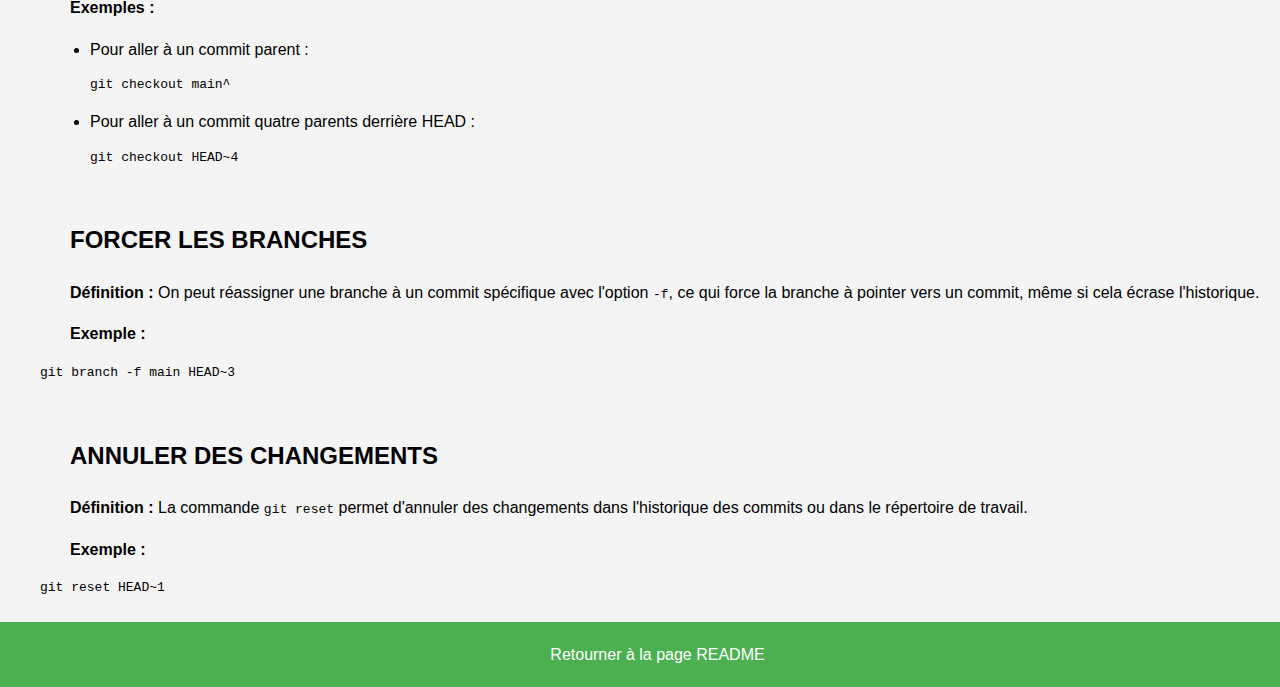
<file: index7.html>
<!DOCTYPE html>
<html lang="fr">
<head>
    <meta charset="UTF-8">
    <meta name="viewport" content="width=device-width, initial-scale=1.0">
    <title>Apprentissage des Commandes Git</title>
    <link rel="stylesheet" href="styles.css">
    <link rel="stylesheet" href="https://cdnjs.cloudflare.com/ajax/libs/font-awesome/6.0.0-beta3/css/all.min.css">

</head>
   
<body>
    <div id="top"></div>
    <h1>Apprentissage des Commandes Git</h1>

    <!-- Barre de navigation -->
    <nav>
        <ul class="navbar">
            <li><a href="#checkout">Checkout</a></li>
            <li><a href="#branch">Branch</a></li>
            <li><a href="#merge">Merge</a></li>
            <li><a href="#rebase">Rebase</a></li>
            <li><a href="#detach">Détacher HEAD</a></li>
            <li><a href="#references">Références Relatives</a></li>
            <li><a href="#force">Forcer les Branches</a></li>
            <li><a href="#reset">Annuler des Changements</a></li>
        </ul>
    </nav>

    <div class="container">
        <section id="checkout">
            <h2>CHECKOUT</h2>
            <p><strong>Définition :</strong> La commande <code>git checkout</code> permet de se positionner sur une branche ou de revenir à un commit spécifique dans l'historique du projet.</p>
            <p><strong>Exemple :</strong></p>
            <pre><code>git checkout &lt;nom_de_branche&gt;</code></pre>
            <pre><code>git checkout &lt;commit_hash&gt;</code></pre>
        </section>

        <section id="branch">
            <h2>BRANCH</h2>
            <p><strong>Définition :</strong> La commande <code>git branch</code> est utilisée pour créer une nouvelle branche à partir de la branche courante.</p>
            <p><strong>Exemple :</strong></p>
            <pre><code>git branch &lt;nom_de_branche&gt;</code></pre>
        </section>

        <section id="merge">
            <h2>MERGE</h2>
            <p><strong>Définition :</strong> La commande <code>git merge</code> permet de fusionner une branche (par exemple, une branche de développement) dans la branche courante (comme la branche principale).</p>
            <p><strong>Exemple :</strong></p>
            <pre><code>git merge &lt;nom_de_branche&gt;</code></pre>
        </section>

        <section id="rebase">
            <h2>REBASE</h2>
            <p><strong>Définition :</strong> La commande <code>git rebase</code> permet de déplacer une branche sur un autre commit, en réécrivant l'historique des commits.</p>
            <p><strong>Exemple :</strong></p>
            <pre><code>git rebase &lt;nom_de_branche&gt;</code></pre>
        </section>

        <section id="detach">
            <h2>DÉTACHER HEAD</h2>
            <p><strong>Définition :</strong> Détacher HEAD signifie pointer HEAD vers un commit spécifique sans être attaché à une branche. Cela permet d'explorer l'historique sans affecter les branches.</p>
            <p><strong>Exemple :</strong></p>
            <pre><code>git checkout &lt;commit_hash&gt;</code></pre>
        </section>

        <section id="references">
            <h2>RÉFÉRENCES RELATIVES</h2>
            <p><strong>Définition :</strong> Les références relatives permettent de naviguer dans l'historique des commits en utilisant des notations relatives pour indiquer un commit par rapport à HEAD.</p>
            <p><strong>Exemples :</strong></p>
            <ul>
                <li>Pour aller à un commit parent : 
                    <pre><code>git checkout main^</code></pre>
                </li>
                <li>Pour aller à un commit quatre parents derrière HEAD : 
                    <pre><code>git checkout HEAD~4</code></pre>
                </li>
            </ul>
        </section>

        <section id="force">
            <h2>FORCER LES BRANCHES</h2>
            <p><strong>Définition :</strong> On peut réassigner une branche à un commit spécifique avec l'option <code>-f</code>, ce qui force la branche à pointer vers un commit, même si cela écrase l'historique.</p>
            <p><strong>Exemple :</strong></p>
            <pre><code>git branch -f main HEAD~3</code></pre>
        </section>

        <section id="reset">
            <h2>ANNULER DES CHANGEMENTS</h2>
            <p><strong>Définition :</strong> La commande <code>git reset</code> permet d'annuler des changements dans l'historique des commits ou dans le répertoire de travail.</p>
            <p><strong>Exemple :</strong></p>
            <pre><code>git reset HEAD~1</code></pre>
        </section>
    </div>

    <footer>
        <nav>
            <ul>
                <li><a href="https://philippe-67.github.io/index.html">Retourner à la page README</a></li>
            </ul>
        </nav>
    </footer>
</body>
</html>
</file>
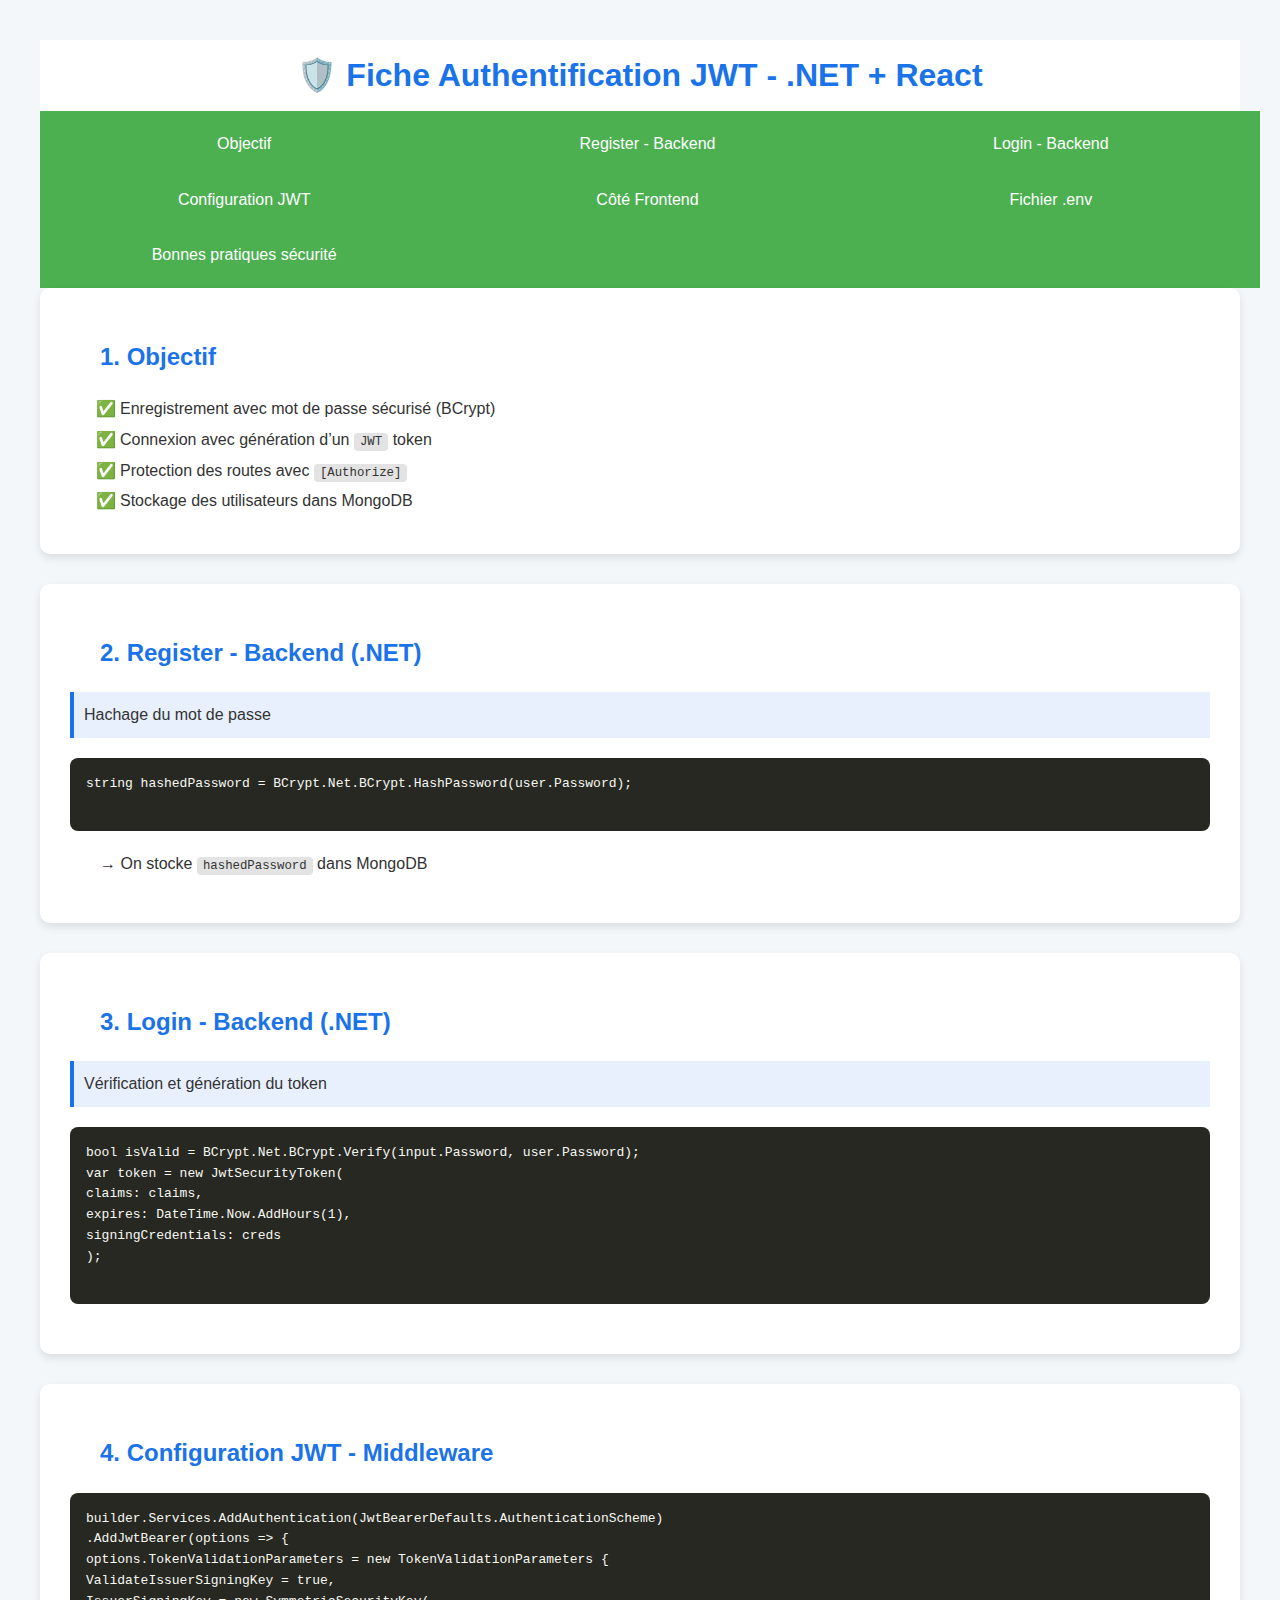
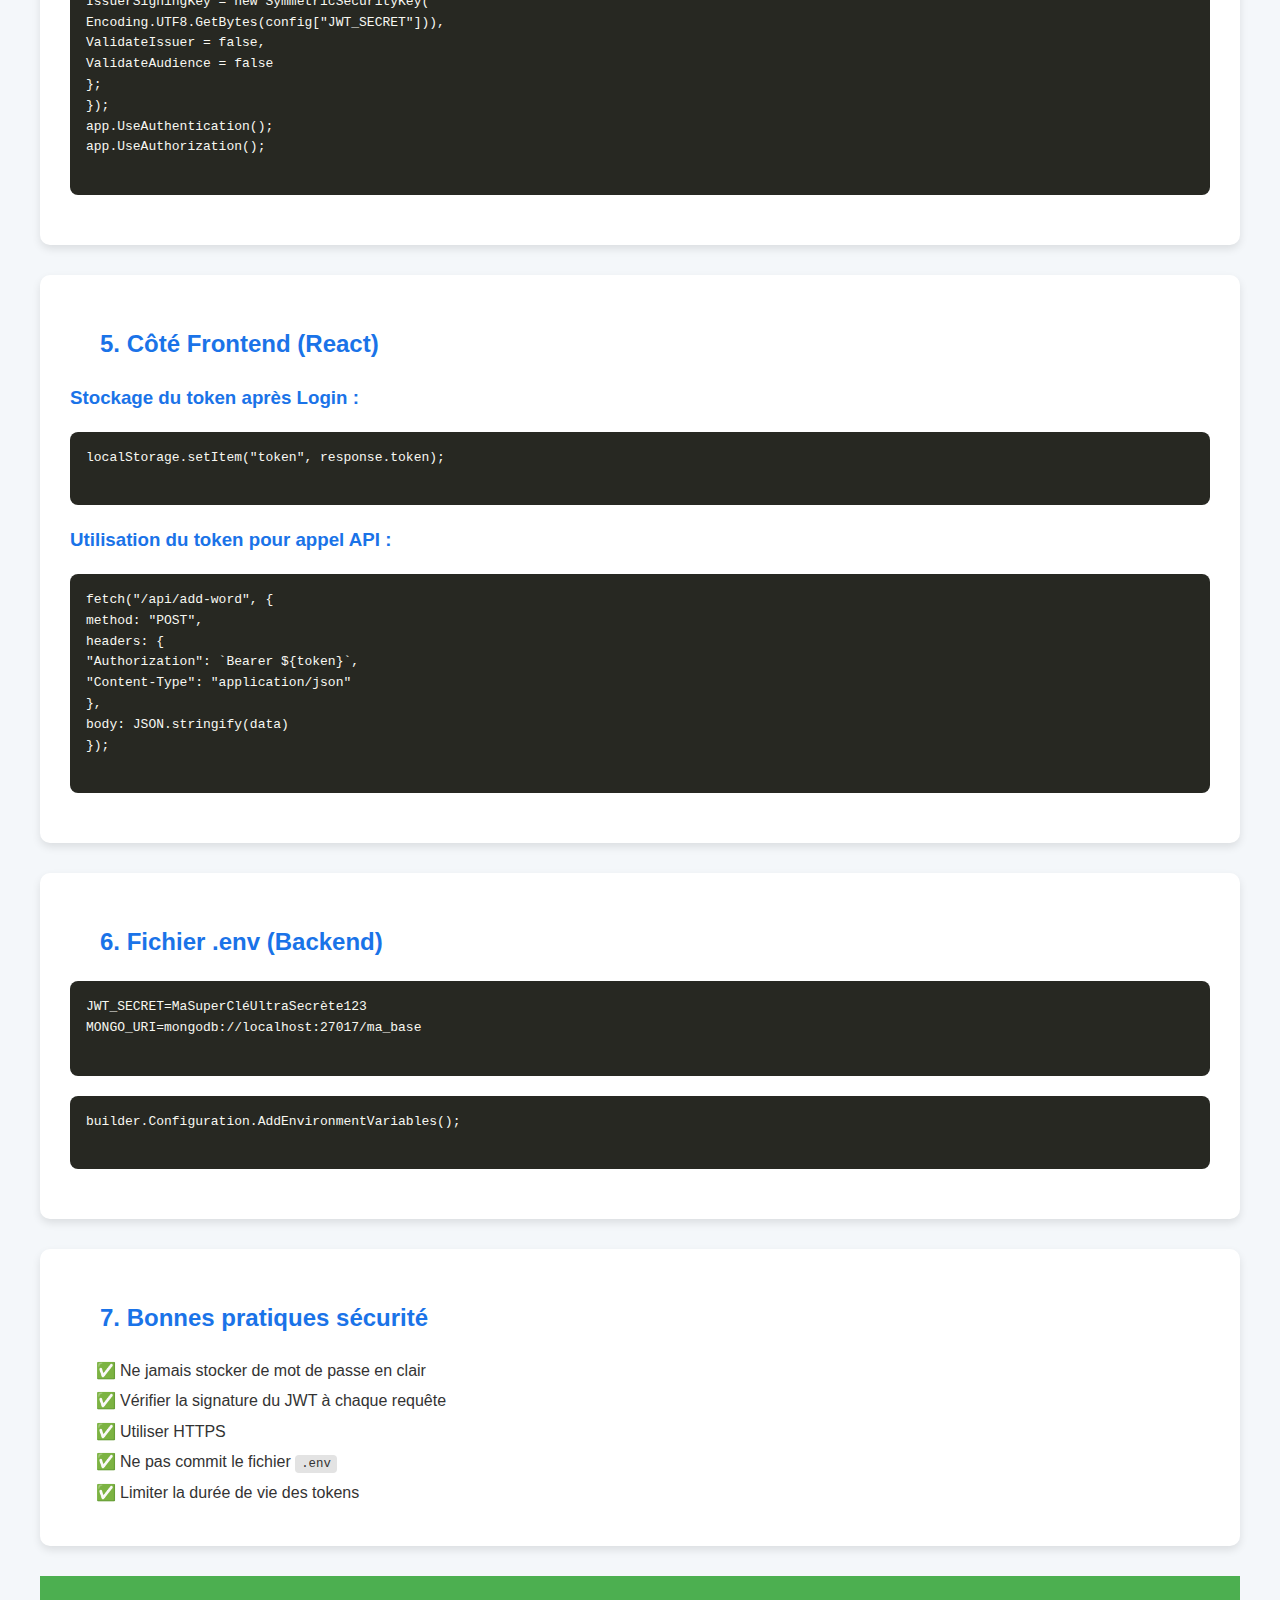
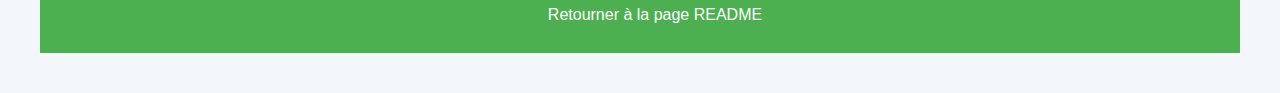
<file: index8.html>
<!DOCTYPE html>
<html lang="fr">
<head>
    <meta charset="UTF-8">
    <meta name="viewport" content="width=device-width, initial-scale=1.0">
    <title>Fiche Authentification JWT - .NET + React</title>
    <link rel="stylesheet" href="styles.css">
    <link rel="stylesheet" href="https://cdnjs.cloudflare.com/ajax/libs/font-awesome/6.0.0-beta3/css/all.min.css">
    <style>
        body {
            font-family: 'Segoe UI', sans-serif;
            background-color: #f4f7fa;
            color: #333;
            padding: 40px;
            line-height: 1.6;
        }

        h1, h2, h3 {
            color: #1a73e8;
        }

        code {
            background-color: #e3e3e3;
            padding: 2px 6px;
            border-radius: 4px;
            font-size: 0.95em;
        }

        pre {
            background: #272822;
            color: #f8f8f2;
            padding: 16px;
            border-radius: 8px;
            overflow-x: auto;
            margin-bottom: 20px;
        }

        section {
            background-color: white;
            border-radius: 10px;
            box-shadow: 0 4px 8px rgba(0,0,0,0.1);
            padding: 30px;
            margin-bottom: 30px;
        }

        ul {
            list-style-type: "✅ ";
            padding-left: 20px;
        }

        .tip {
            background-color: #e8f0fe;
            padding: 10px;
            border-left: 4px solid #1a73e8;
            margin-bottom: 20px;
        }

        .navbar {
            list-style-type: none; 
            padding: 0;
            margin: 0; 
            text-align: center; 
        }

        .navbar li {
            display: inline; 
            margin-right: 15px; 
        }

        .navbar a {
            color: white; 
            text-decoration: none; 
            padding: 10px 15px; 
        }

        .navbar a:hover {
            text-decoration: underline; 
        }

        footer {
            background-color: #4CAF50; 
            color: white; 
            text-align: center; 
            padding: 10px 0; 
            position: relative; 
            bottom: 0; 
            width: 100%; 
        }

        footer a {
            color: white; 
            text-decoration: none; 
        }

        footer a:hover {
            text-decoration: underline; 
        }
    </style>
</head>
<body>

    <h1>🛡️ Fiche Authentification JWT - .NET + React</h1>

    <nav>
        <ul class="navbar">
            <li><a href="#objectif">Objectif</a></li>
            <li><a href="#register">Register - Backend</a></li>
            <li><a href="#login">Login - Backend</a></li>
            <li><a href="#jwt-config">Configuration JWT</a></li>
            <li><a href="#frontend">Côté Frontend</a></li>
            <li><a href="#env">Fichier .env</a></li>
            <li><a href="#security">Bonnes pratiques sécurité</a></li>
        </ul>
    </nav>

    <section id="objectif">
        <h2>1. Objectif</h2>
        <ul>
            <li>Enregistrement avec mot de passe sécurisé (BCrypt)</li>
            <li>Connexion avec génération d’un <code>JWT</code> token</li>
            <li>Protection des routes avec <code>[Authorize]</code></li>
            <li>Stockage des utilisateurs dans MongoDB</li>
        </ul>
    </section>

    <section id="register">
        <h2>2. Register - Backend (.NET)</h2>
        <div class="tip">Hachage du mot de passe</div>
        <pre>
string hashedPassword = BCrypt.Net.BCrypt.HashPassword(user.Password);
        </pre>
        <p>→ On stocke <code>hashedPassword</code> dans MongoDB</p>
    </section>

    <section id="login">
        <h2>3. Login - Backend (.NET)</h2>
        <div class="tip">Vérification et génération du token</div>
        <pre>
bool isValid = BCrypt.Net.BCrypt.Verify(input.Password, user.Password);
var token = new JwtSecurityToken(
claims: claims,
expires: DateTime.Now.AddHours(1),
signingCredentials: creds
);
        </pre>
    </section>

    <section id="jwt-config">
        <h2>4. Configuration JWT - Middleware</h2>
        <pre>
builder.Services.AddAuthentication(JwtBearerDefaults.AuthenticationScheme)
.AddJwtBearer(options => {
options.TokenValidationParameters = new TokenValidationParameters {
ValidateIssuerSigningKey = true,
IssuerSigningKey = new SymmetricSecurityKey(
Encoding.UTF8.GetBytes(config["JWT_SECRET"])),
ValidateIssuer = false,
ValidateAudience = false
};
});
app.UseAuthentication();
app.UseAuthorization();
        </pre>
    </section>

    <section id="frontend">
        <h2>5. Côté Frontend (React)</h2>
        <h3>Stockage du token après Login :</h3>
        <pre>
localStorage.setItem("token", response.token);
        </pre>

        <h3>Utilisation du token pour appel API :</h3>
        <pre>
fetch("/api/add-word", {
method: "POST",
headers: {
"Authorization": `Bearer ${token}`,
"Content-Type": "application/json"
},
body: JSON.stringify(data)
});
        </pre>
    </section>

    <section id="env">
        <h2>6. Fichier .env (Backend)</h2>
        <pre>
JWT_SECRET=MaSuperCléUltraSecrète123
MONGO_URI=mongodb://localhost:27017/ma_base
        </pre>
        <pre>
builder.Configuration.AddEnvironmentVariables();
        </pre>
    </section>

    <section id="security">
        <h2>7. Bonnes pratiques sécurité</h2>
        <ul>
            <li>Ne jamais stocker de mot de passe en clair</li>
            <li>Vérifier la signature du JWT à chaque requête</li>
            <li>Utiliser HTTPS</li>
            <li>Ne pas commit le fichier <code>.env</code></li>
            <li>Limiter la durée de vie des tokens</li>
        </ul>
    </section>

    <footer id="footer">
        <p><a href="https://philippe-67.github.io/index.html">Retourner à la page README</a></p>
    </footer>

</body>
</html>
</file>
<file: styles.css>
body {
    font-family: Arial, sans-serif;
    line-height: 1.6;
    margin: 0;
    padding: 0;
    background-color: #f4f4f4;
}

/* Styles pour le titre principal */
h1 {
    position: fixed; /* Fixe le titre principal en haut */
    top: 0; /* Positionne le titre en haut de la page */
    left: 0;
    width: 100%; /* Prend toute la largeur */
    background-color: #fff; /* Couleur de fond pour le titre */
    text-align: center; /* Centre le texte */
    z-index: 1001; /* Assure que le titre est au-dessus de la barre de navigation */
    padding: 10px 0; /* Ajoute un peu de padding autour du titre */
    margin: 0; /* Enlève toute marge par défaut*/ 
}

/* Styles pour la barre de navigation */
nav {
    background-color: #4CAF50; /* Couleur de fond de la barre de navigation */
    padding: 15px; /* Padding pour donner de la hauteur à la barre */
    position: fixed; /* Fixer la barre de navigation en haut */
    top: 80px; /* Positionnée juste en dessous du titre principal */
    left: 0;
    width: 100%; /* Prendre toute la largeur */
    z-index: 1000; /* Assurer que la barre est au-dessus d'autres contenus */
}

.navbar {
    list-style-type: none; /* Supprime les puces */
    padding: 0;
    margin: 0; /* Enlève la marge par défaut */
    text-align: center; /* Centre le contenu de la barre de navigation */
}

.navbar li {
    display: inline; /* Affiche les éléments de la liste en ligne */
    margin-right: 15px; /* Espace entre les liens */
}

.navbar a {
    color: white; /* Couleur du texte des liens */
    text-decoration: none; /* Supprime le soulignement des liens */
    padding: 10px 15px; /* Ajoute du padding autour du texte pour augmenter la zone cliquable */
}

.navbar a:hover {
    text-decoration: underline; /* Souligne le lien au survol */
}

/* Ajouter une marge à gauche pour tous les éléments sauf h1 et nav */
.container, section, h2, p, ul, li, .definition, .uses, .examples {
    margin-left: 30px; /* Ajustez la valeur selon vos préférences */
}

/* Ajustement des sections pour éviter le masquage du contenu */
.container {
    margin-top: 30px; /* Ajustez cette valeur selon la hauteur de votre titre et de votre barre de navigation */
}

/* Styles pour les sections */
section {
    padding-top: 140px; /* Ajoutez un padding en haut pour laisser de l'espace pour le titre */
    margin-bottom: 20px; /* Espace entre les sections */
    position: relative; /* Nécessaire pour le positionnement de l'élément fixé */
}

h2 {
   // position: relative; /* Nécessaire pour le positionnement de l'élément fixé *////////////////////////
   // top: -30px; /* Remonte le titre de 60 pixels pour qu'il soit visible *///////////////////////////////
    margin-top: 0; 
}

.definition {
    background-color: #e0f7fa; /* Couleur de fond pour la définition */
    padding: 10px;
    border-left: 5px solid #00796b; /* Bordure à gauche */
    margin: 10px 0;
}

.uses {
    background-color: #ffe0b2; /* Couleur de fond pour "À quoi ça sert ?" */
    padding: 10px;
    border-left: 5px solid #ff9800; /* Bordure à gauche */
    margin: 10px 0;
}

.examples {
    background-color: #fce4ec; /* Couleur de fond pour les exemples */
    padding: 10px;
    border-left: 5px solid #e91e63; /* Bordure à gauche */
    margin: 10px 0;
}

ul {
    margin: 10px 0;
    padding-left: 20px;
}

li {
    margin-bottom: 5px;
}
footer {
    background-color: #4CAF50; /* Couleur de fond du footer */
    color: white; /* Couleur du texte */
    text-align: center; /* Centre le texte */
    padding: 10px 0; /* Padding pour donner de l'espace */
    position: relative; /* Position relative pour le footer */
    bottom: 0; /* Positionné en bas */
    width: 100%; /* Prend toute la largeur */
}

footer nav ul {
    list-style-type: none; /* Supprime les puces */
    padding: 0; /* Enlève le padding */
    margin: 0; /* Enlève la marge */
}

footer nav ul li {
    display: inline; /* Affiche les éléments de la liste en ligne */
    margin-right: 15px; /* Espace entre les liens */
}

footer nav ul li a {
    color: white; /* Couleur des liens */
    text-decoration: none; /* Supprime le soulignement */
}

footer nav ul li a:hover {
    text-decoration: underline; /* Souligne le lien au survol */
}

@media (max-width: 1550px) {
    nav {
        position: static;
        padding: 10px;
    }

    .navbar {
        display: grid;
        grid-template-columns: repeat(3, 1fr);
        gap: 10px;
        justify-items: center;
    }

        .navbar li {
            display: block;
            margin: 10px;
            text-align: center;
        }

    h1 {
        position: static;
        padding: 10px 0;
        margin: 0;
    }

    section {
        position: static;
        margin: auto;
        padding: 10px;
    }
}

@media (max-width: 1100px) {
    .navbar {
        grid-template-columns: repeat(2, 1fr);
    }
}

@media (max-width: 700px) {
    .navbar {
        grid-template-columns: 1fr;
    }
}
/* Section style index4*/
.commandeGit {
    background-color: #e0f7fa;
    padding: 10px;
    border-left: 5px solid #00796b;
    margin: 10px 0;
}

.exampleGit {
    background-color: #fce4ec;
    padding: 10px;
    border-left: 5px solid #e91e63;
    margin: 10px 0;
}

.titreCommandeGit {
    font-weight: 700;
    font-size: 1.4em;
}
.titreExempleGit {
    font-weight: 700;
}
</file>
